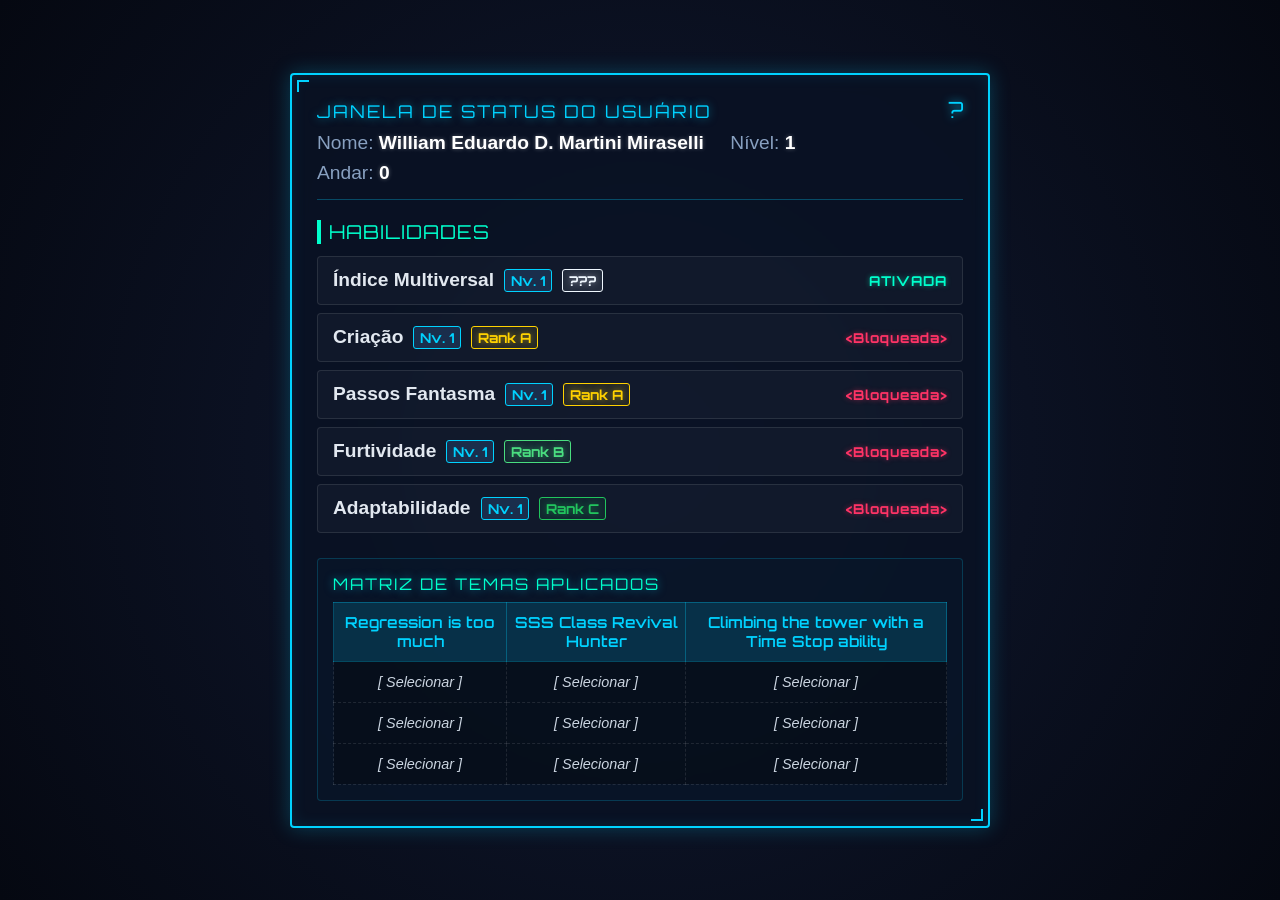
<file: index.html>
<!DOCTYPE html>
<html lang="pt-BR">
<head>
    <meta charset="UTF-8">
    <meta name="viewport" content="width=device-width, initial-scale=0.72">
    <link rel="stylesheet" href="system.css">
    <link rel="stylesheet" href="style.css">
    <title>Janela de Status do Sistema</title>
</head>
<body>
    <div class="system-window">
        <div class="help-button" onclick="openModal('sobre_indice')" title="Sobre o Índice Multiversal">?</div>

        <div class="header-panel">
            <div class="title">Janela de Status do Usuário</div>
            <div class="info-grid">
                <div class="info-item"><span>Nome:</span> <strong>William Eduardo D. Martini Miraselli</strong></div>
                <div class="info-item"><span>Nível:</span> <strong>1</strong></div>
                <div class="info-item"><span>Andar:</span> <strong>0</strong></div>
            </div>
        </div>

        <div class="section-title">Habilidades</div>
        <ul class="skills-list">
            <li class="skill-item" onclick="openModal('indice')">
                <div class="skill-main">
                    <span class="skill-name">Índice Multiversal</span>
                    <span class="tag tag-nv">Nv. 1</span>
                    <span class="tag tag-rank">???</span>
                </div>
                <span class="status-tag status-unlocked">ATIVADA</span>
            </li>
            <li class="skill-item" onclick="openModal('criacao')">
                <div class="skill-main">
                    <span class="skill-name">Criação</span>
                    <span class="tag tag-nv">Nv. 1</span>
                    <span class="tag tag-rank">Rank A</span>
                </div>
                <span class="status-tag status-locked">&lt;Bloqueada&gt;</span>
            </li>
            <li class="skill-item" onclick="openModal('passos')">
                <div class="skill-main">
                    <span class="skill-name">Passos Fantasma</span>
                    <span class="tag tag-nv">Nv. 1</span>
                    <span class="tag tag-rank">Rank A</span>
                </div>
                <span class="status-tag status-locked">&lt;Bloqueada&gt;</span>
            </li>
            <li class="skill-item" onclick="openModal('furtividade')">
                <div class="skill-main">
                    <span class="skill-name">Furtividade</span>
                    <span class="tag tag-nv">Nv. 1</span>
                    <span class="tag tag-rank">Rank B</span>
                </div>
                <span class="status-tag status-locked">&lt;Bloqueada&gt;</span>
            </li>
            <li class="skill-item" onclick="openModal('adaptabilidade')">
                <div class="skill-main">
                    <span class="skill-name">Adaptabilidade</span>
                    <span class="tag tag-nv">Nv. 1</span>
                    <span class="tag tag-rank">Rank C</span>
                </div>
                <span class="status-tag status-locked">&lt;Bloqueada&gt;</span>
            </li>
        </ul>

        <div class="matrix-box">
            <div class="title" style="font-size: 1rem; color: #00ffcc; margin-bottom: 4px;">Matriz de Temas Aplicados</div>
            <table class="theme-table">
                <thead>
                    <tr>
                        <th>Regression is too much</th>
                        <th>SSS Class Revival Hunter</th>
                        <th>Climbing the tower with a Time Stop ability</th>
                    </tr>
                </thead>
                <tbody>
                    <tr>
                        <td class="matrix-slot" id="slot-0-0" onclick="triggerSlotSelection(0, 0)">[ Selecionar ]</td>
                        <td class="matrix-slot" id="slot-0-1" onclick="triggerSlotSelection(0, 1)">[ Selecionar ]</td>
                        <td class="matrix-slot" id="slot-0-2" onclick="triggerSlotSelection(0, 2)">[ Selecionar ]</td>
                    </tr>
                    <tr>
                        <td class="matrix-slot" id="slot-1-0" onclick="triggerSlotSelection(1, 0)">[ Selecionar ]</td>
                        <td class="matrix-slot" id="slot-1-1" onclick="triggerSlotSelection(1, 1)">[ Selecionar ]</td>
                        <td class="matrix-slot" id="slot-1-2" onclick="triggerSlotSelection(1, 2)">[ Selecionar ]</td>
                    </tr>
                    <tr>
                        <td class="matrix-slot" id="slot-2-0" onclick="triggerSlotSelection(2, 0)">[ Selecionar ]</td>
                        <td class="matrix-slot" id="slot-2-1" onclick="triggerSlotSelection(2, 1)">[ Selecionar ]</td>
                        <td class="matrix-slot" id="slot-2-2" onclick="triggerSlotSelection(2, 2)">[ Selecionar ]</td>
                    </tr>
                </tbody>
            </table>
        </div>
    </div>

    <div class="modal-overlay" id="systemModal">
        <div class="skill-details-window" id="modalWindow">
            <div class="title" id="modalTitle">Título</div>
            <p class="skill-description" id="modalDescription">Descrição...</p>
            
            <div id="modalExtraContent"></div>

            <button class="close-btn" id="modalCloseBtn" onclick="closeModal()">Fechar Registro</button>
        </div>
    </div>

    <script type="module" src="system.js"></script>
</body>
</html>
</file>
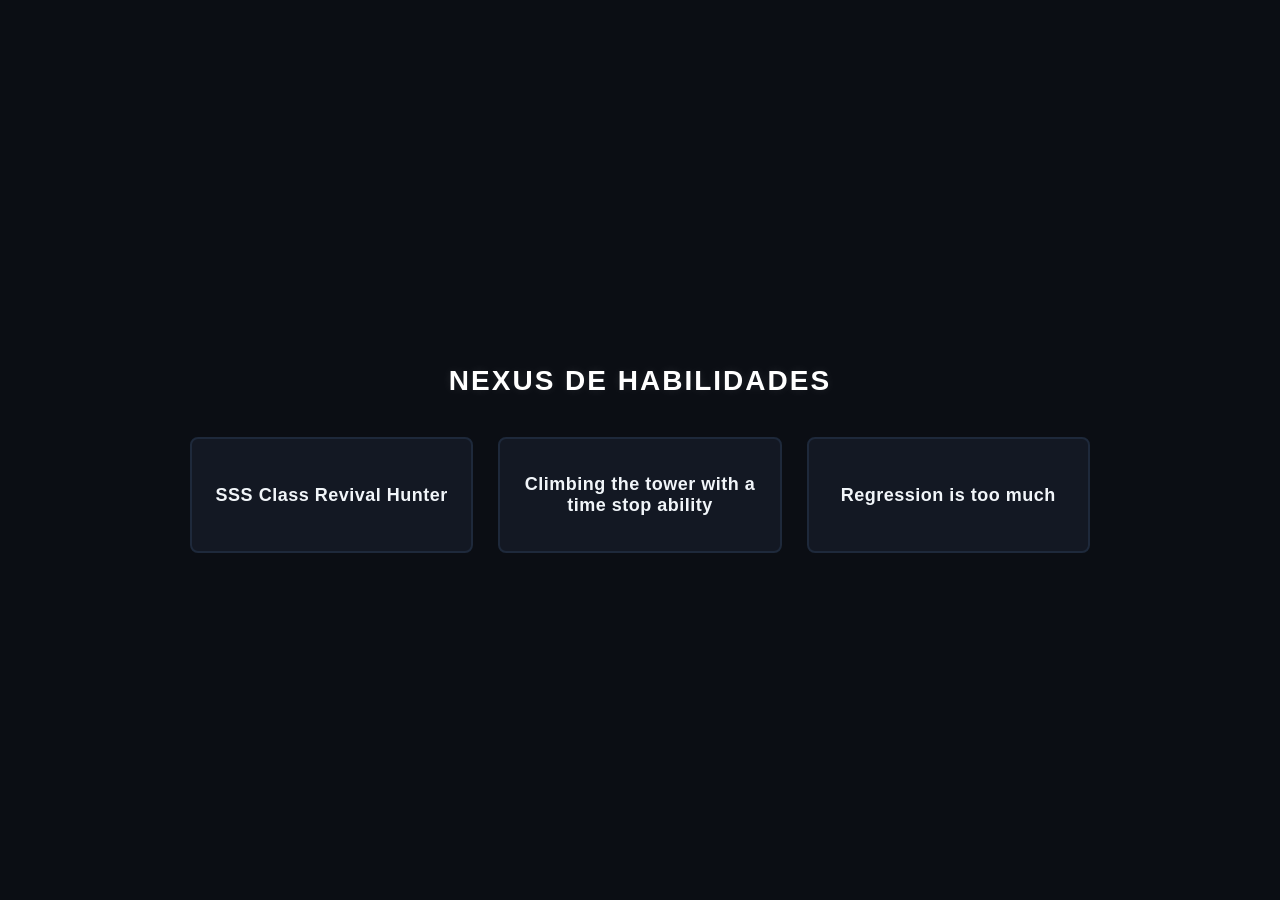
<file: a.html>
<!DOCTYPE html>
<html lang="pt-BR">
<head>
    <meta charset="UTF-8">
    <meta name="viewport" content="width=device-width, initial-scale=1.0">
    <title>Menu de Habilidades - Sistema</title>
    <style>
        body {
            background-color: #0b0e14;
            color: #f8fafc;
            font-family: 'Segoe UI', -apple-system, Roboto, sans-serif;
            margin: 0;
            padding: 0;
            display: flex;
            flex-direction: column;
            align-items: center;
            justify-content: center;
            min-height: 100vh;
            box-sizing: border-box;
        }

        .hub-container {
            width: 90%;
            max-width: 900px;
            text-align: center;
            padding: 40px 20px;
        }

        h1 {
            font-size: 28px;
            font-weight: 850;
            letter-spacing: 2px;
            color: #ffffff;
            margin-bottom: 40px;
            text-shadow: 0 0 10px rgba(255, 255, 255, 0.1);
        }

        .grid-links {
            display: grid;
            grid-template-columns: repeat(auto-fit, minmax(260px, 1fr));
            gap: 25px;
            width: 100%;
        }

        .card-link {
            background: rgba(30, 41, 59, 0.4);
            border: 2px solid #1e293b;
            border-radius: 8px;
            padding: 35px 20px;
            text-decoration: none;
            color: #f1f5f9;
            font-size: 18px;
            font-weight: 700;
            letter-spacing: 0.5px;
            transition: all 0.3s cubic-bezier(0.4, 0, 0.2, 1);
            display: flex;
            flex-direction: column;
            align-items: center;
            justify-content: center;
            text-align: center;
            box-sizing: border-box;
        }

        .card-link:hover {
            border-color: #38bdf8;
            background: rgba(30, 41, 59, 0.8);
            transform: translateY(-5px);
            box-shadow: 0 10px 25px rgba(56, 189, 248, 0.15);
            color: #ffffff;
        }
    </style>
</head>
<body>

    <div class="hub-container">
        <h1>NEXUS DE HABILIDADES</h1>
        
        <div class="grid-links">
            <a href="index.html" class="card-link">
                SSS Class Revival Hunter
            </a>

            <a href="novel.html" class="card-link">
                Climbing the tower with a time stop ability
            </a>

            <a href="regressor.html" class="card-link">
                Regression is too much
            </a>
        </div>
    </div>

</body>
</html>
</file>
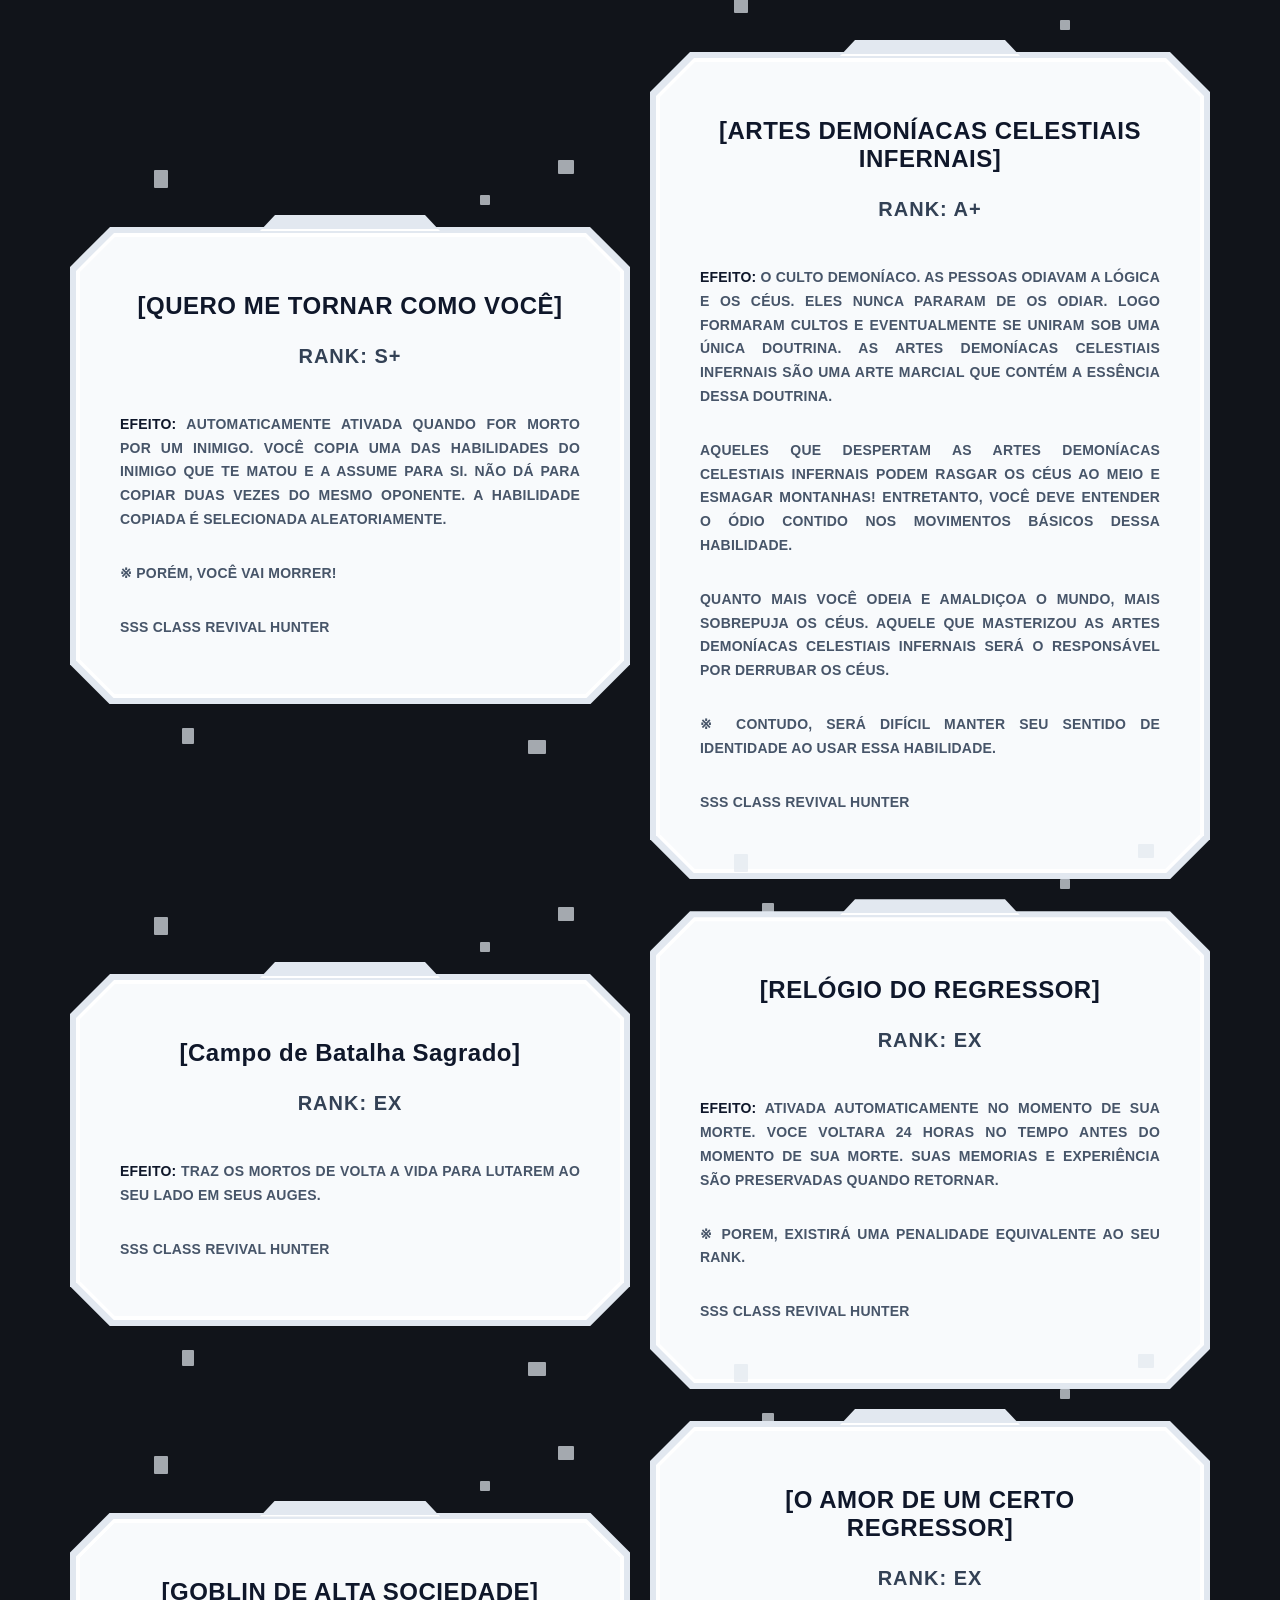
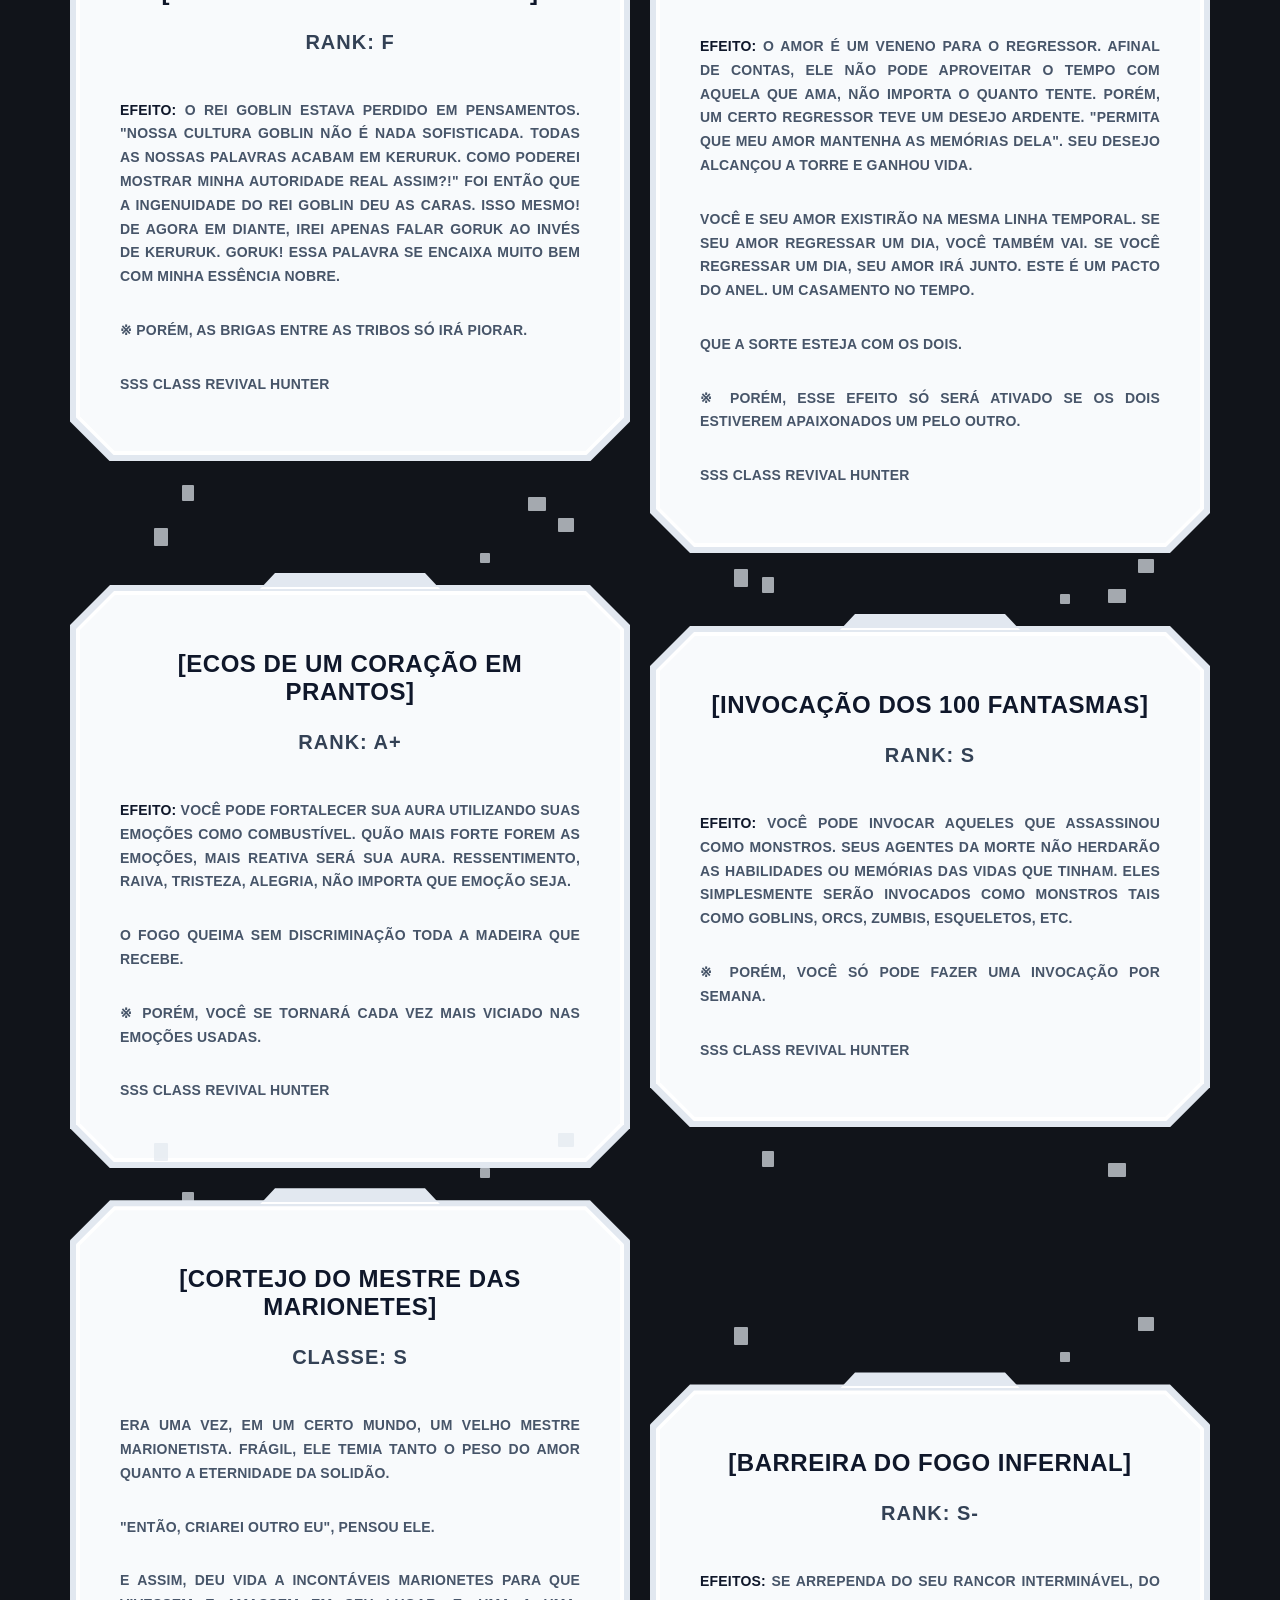
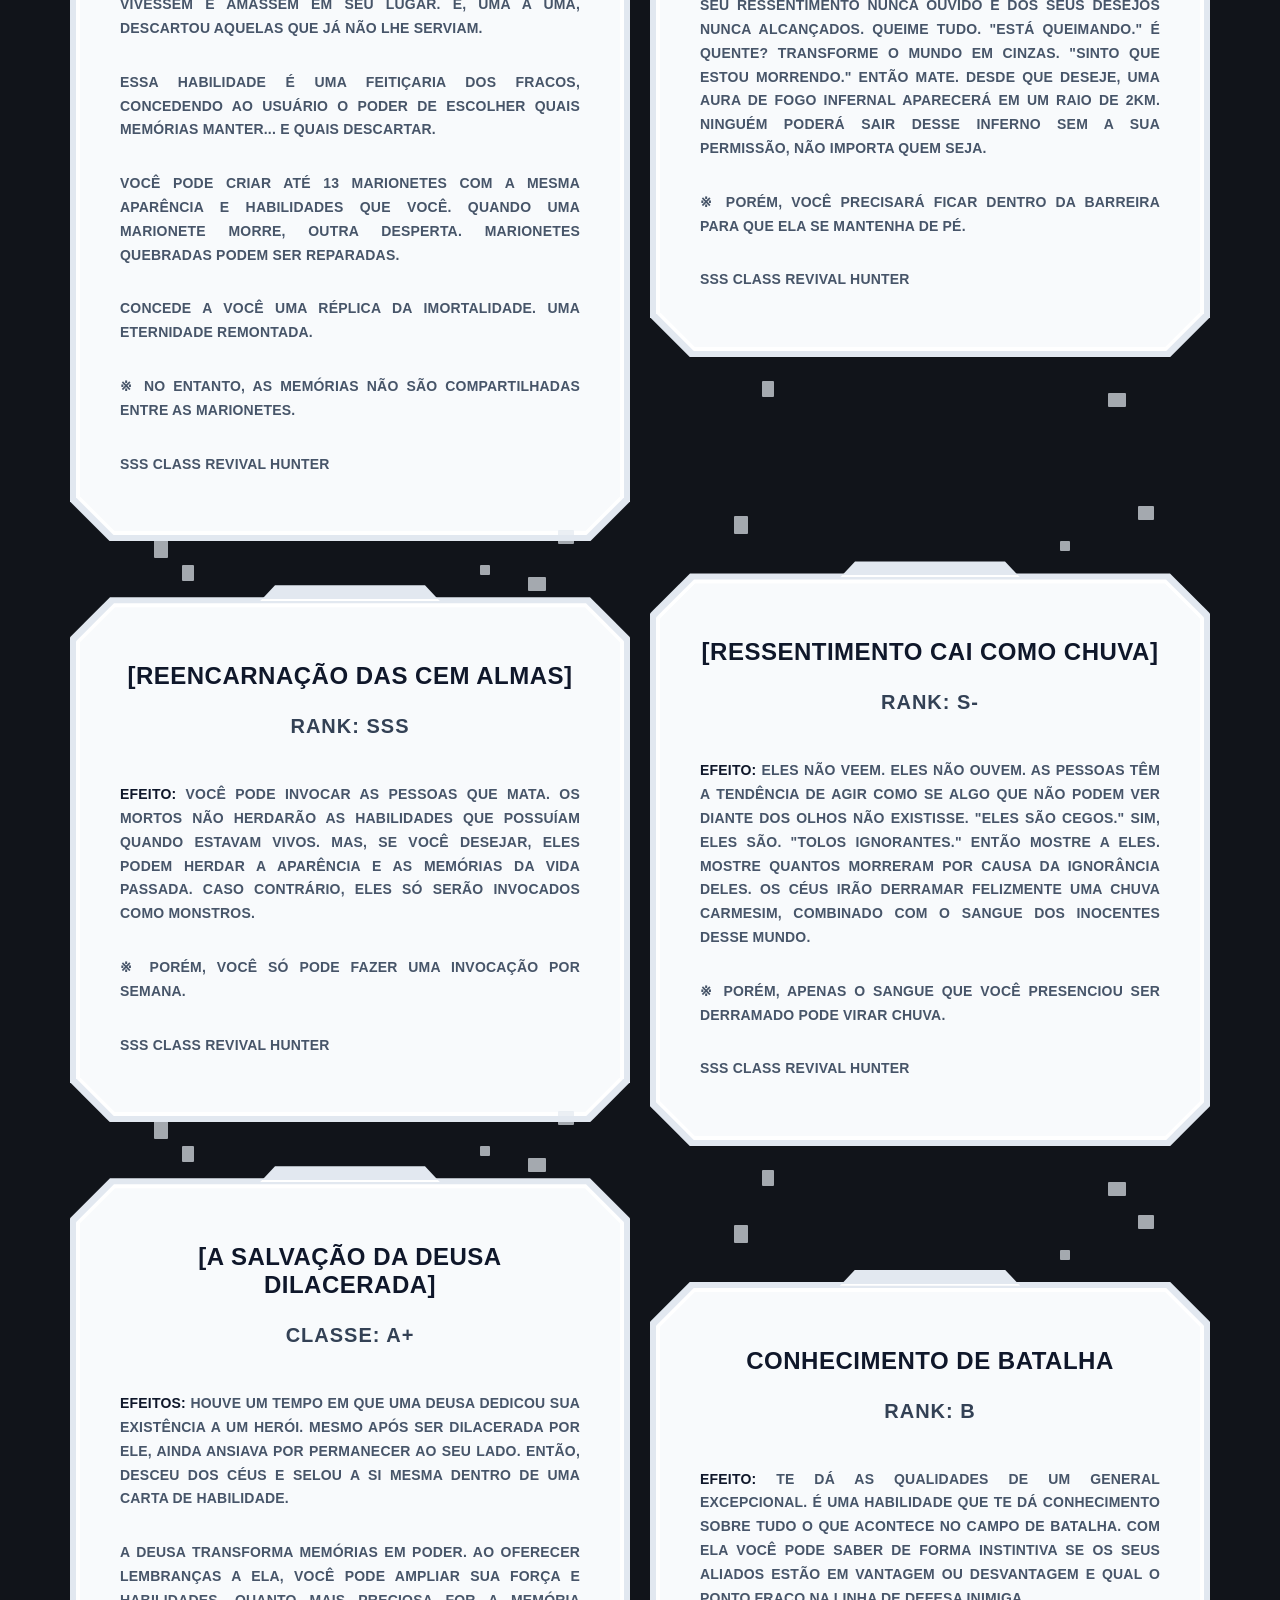
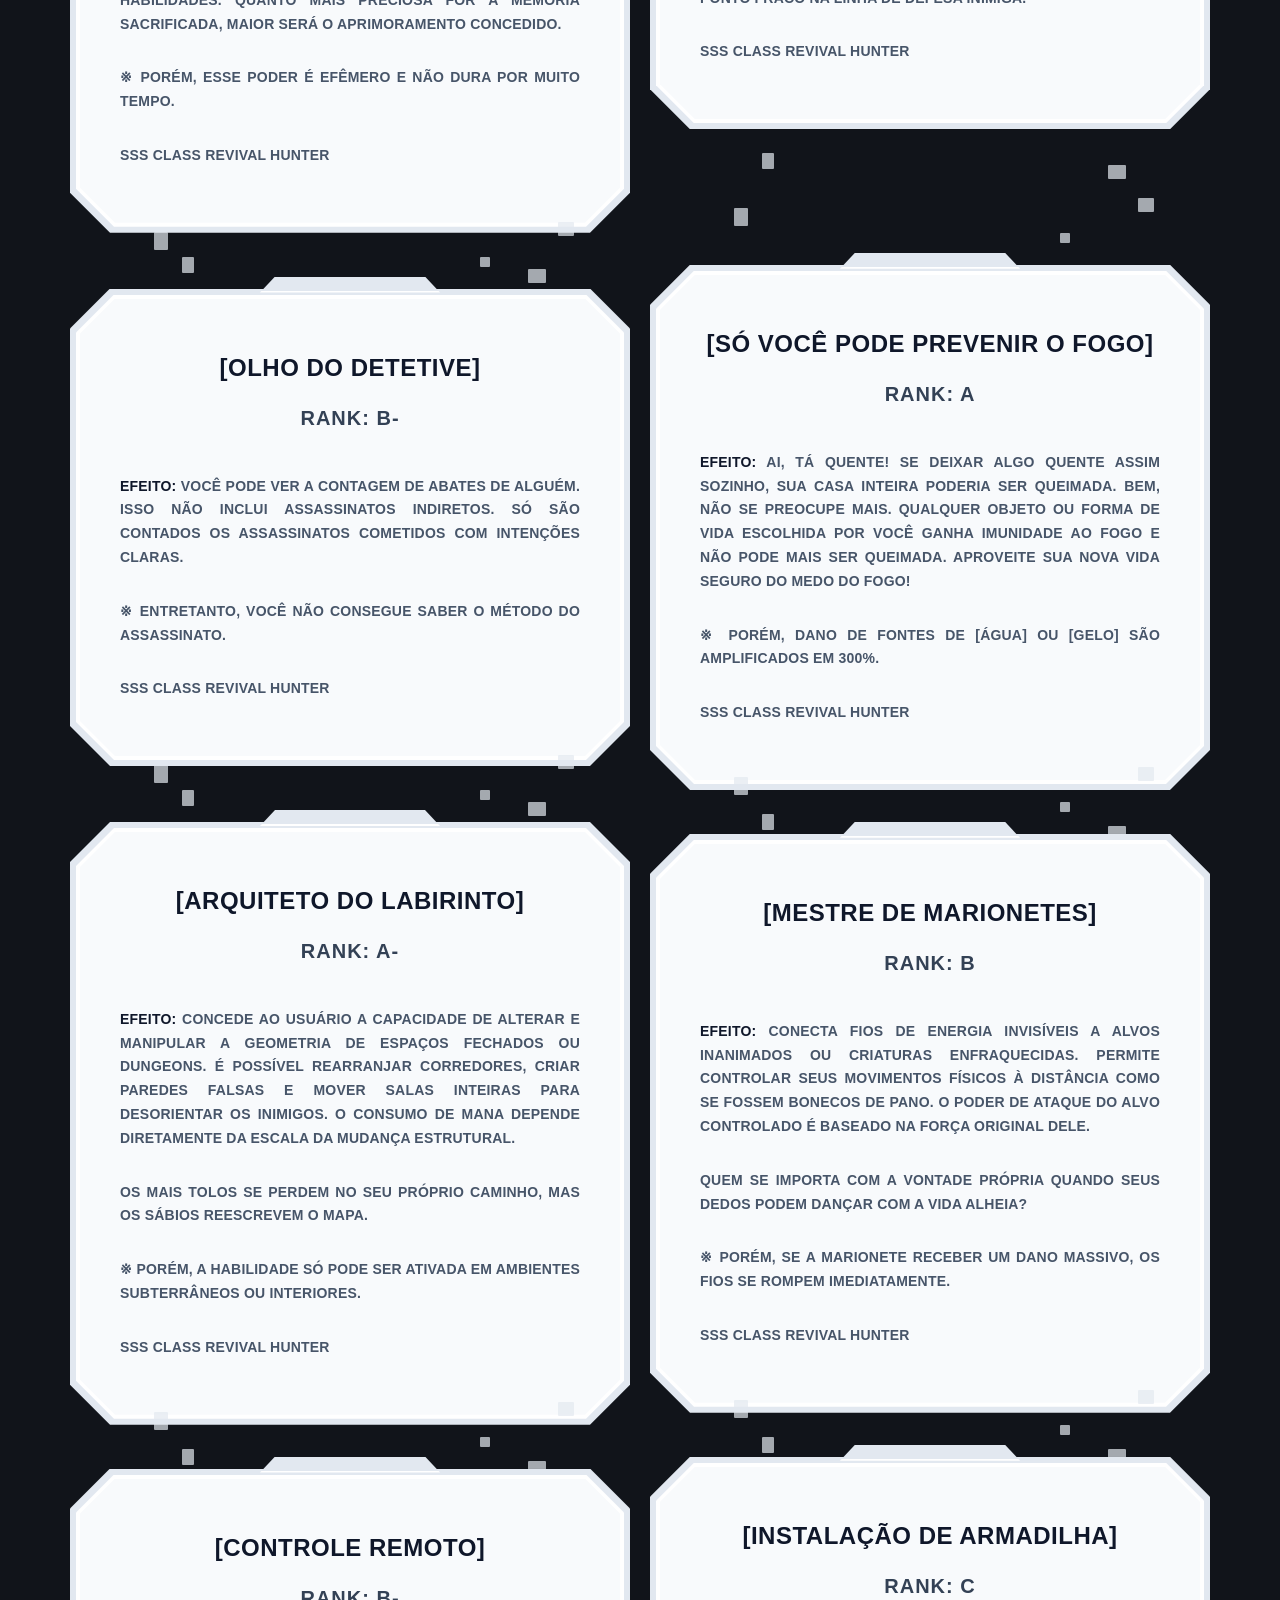
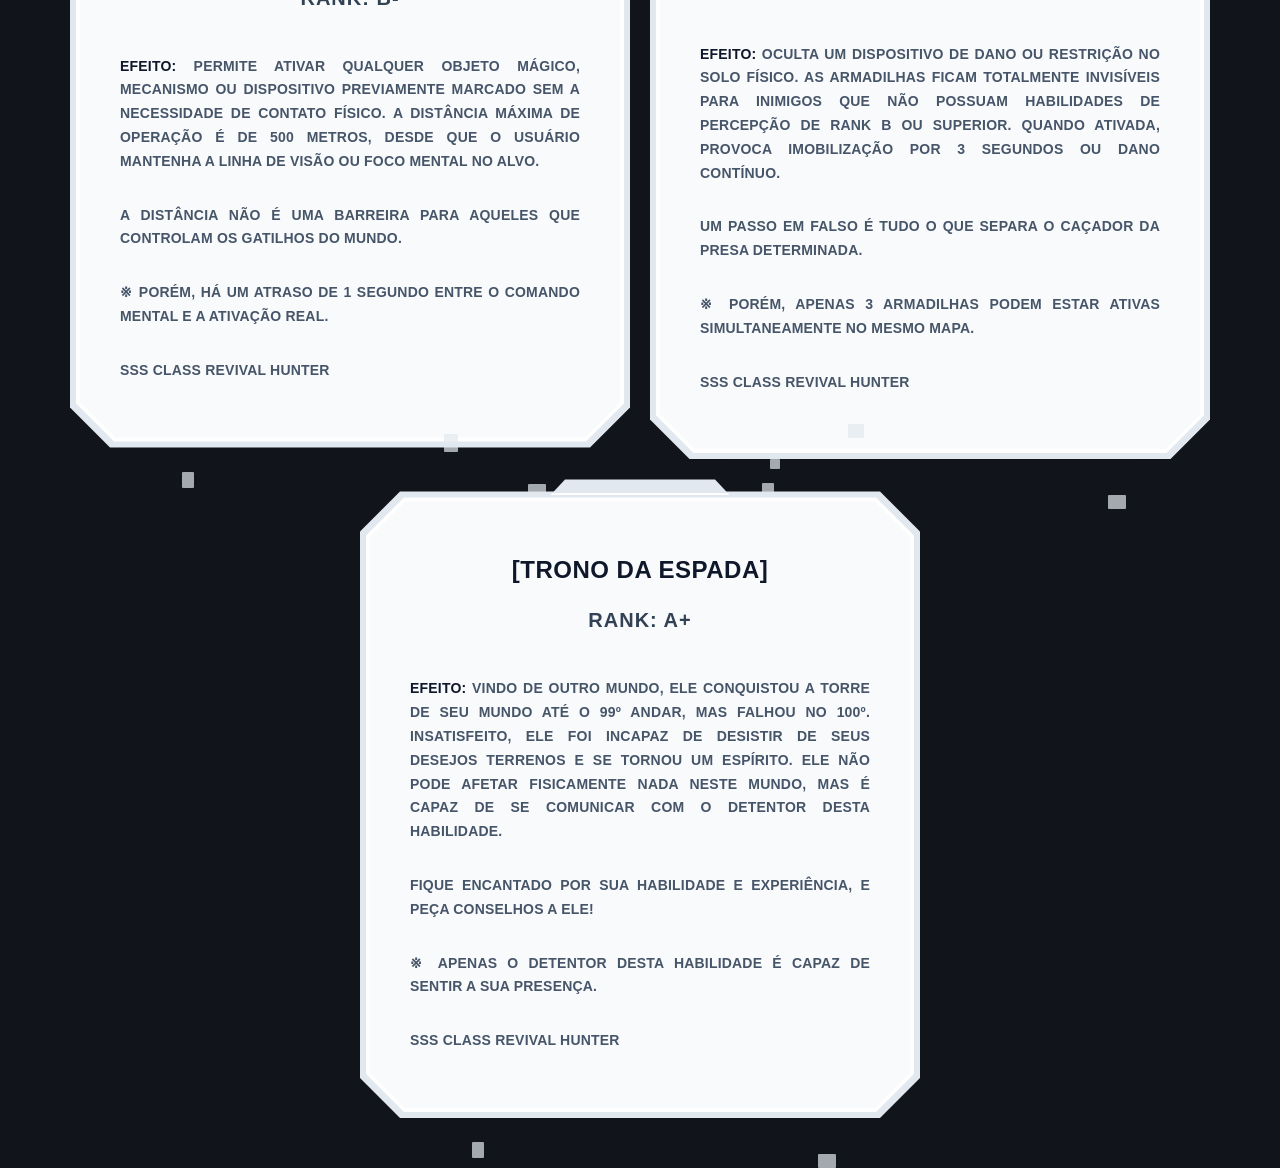
<file: gemini.html>
<!DOCTYPE html>
<html lang="pt-BR">
<head>
    <meta charset="UTF-8">
    <meta name="viewport" content="width=device-width, initial-scale=1.0">
    <link rel="stylesheet" href="style.css">
    <title>Interface de Habilidade - Relógio do Retornador</title>
</head>
<body>
    <div class="ui-container">
        <div class="particle p1"></div>
        <div class="particle p2"></div>
        <div class="particle p3"></div>
        <div class="particle p4"></div>
        <div class="particle p5"></div>

        <div class="top-bracket"></div>

        <div class="card-outer">
            <div class="card-middle">
                <div class="card-inner">
                    <div class="skill-title">[QUERO ME TORNAR COMO VOCÊ]</div>
                    <div class="skill-rank">RANK: S+</div>
                    
                    <div class="skill-description">
                        <div class="text-block">
                            <span class="label-highlight">EFEITO:</span> AUTOMATICAMENTE ATIVADA QUANDO FOR MORTO POR UM INIMIGO. VOCÊ COPIA UMA DAS HABILIDADES DO INIMIGO QUE TE MATOU E A ASSUME PARA SI. NÃO DÁ PARA COPIAR DUAS VEZES DO MESMO OPONENTE. A HABILIDADE COPIADA É SELECIONADA ALEATORIAMENTE.
                        </div>
                        
                        <div class="text-block">
                            ※ PORÉM, VOCÊ VAI MORRER!
                        </div>

                        <div class="text-block">SSS CLASS REVIVAL HUNTER</div>
                    </div>
                </div>
            </div>
        </div>
    </div>

    <div class="ui-container">
        <div class="particle p1"></div>
        <div class="particle p2"></div>
        <div class="particle p3"></div>
        <div class="particle p4"></div>
        <div class="particle p5"></div>

        <div class="top-bracket"></div>

        <div class="card-outer">
            <div class="card-middle">
                <div class="card-inner">
                    <div class="skill-title">[ARTES DEMONÍACAS CELESTIAIS INFERNAIS]</div>
                    <div class="skill-rank">RANK: A+</div>
                    
                    <div class="skill-description">
                        <div class="text-block">
                            <span class="label-highlight">EFEITO:</span> O CULTO DEMONÍACO. AS PESSOAS ODIAVAM A LÓGICA E OS CÉUS. ELES NUNCA PARARAM DE OS ODIAR. LOGO FORMARAM CULTOS E EVENTUALMENTE SE UNIRAM SOB UMA ÚNICA DOUTRINA. AS ARTES DEMONÍACAS CELESTIAIS INFERNAIS SÃO UMA ARTE MARCIAL QUE CONTÉM A ESSÊNCIA DESSA DOUTRINA.
                        </div>

                        <div class="text-block">
                            AQUELES QUE DESPERTAM AS ARTES DEMONÍACAS CELESTIAIS INFERNAIS PODEM RASGAR OS CÉUS AO MEIO E ESMAGAR MONTANHAS! ENTRETANTO, VOCÊ DEVE ENTENDER O ÓDIO CONTIDO NOS MOVIMENTOS BÁSICOS DESSA HABILIDADE.
                        </div>

                        <div class="text-block">
                            QUANTO MAIS VOCÊ ODEIA E AMALDIÇOA O MUNDO, MAIS SOBREPUJA OS CÉUS. AQUELE QUE MASTERIZOU AS ARTES DEMONÍACAS CELESTIAIS INFERNAIS SERÁ O RESPONSÁVEL POR DERRUBAR OS CÉUS.
                        </div>
                        
                        <div class="text-block">
                            ※ CONTUDO, SERÁ DIFÍCIL MANTER SEU SENTIDO DE IDENTIDADE AO USAR ESSA HABILIDADE.
                        </div>

                        <div class="text-block">SSS CLASS REVIVAL HUNTER</div>
                    </div>
                </div>
            </div>
        </div>
    </div>

    <div class="ui-container">
        <div class="particle p1"></div>
        <div class="particle p2"></div>
        <div class="particle p3"></div>
        <div class="particle p4"></div>
        <div class="particle p5"></div>

        <div class="top-bracket"></div>

        <div class="card-outer">
            <div class="card-middle">
                <div class="card-inner">
                    <div class="skill-title">[Campo de Batalha Sagrado]</div>
                    <div class="skill-rank">RANK: EX</div>
                    
                    <div class="skill-description">
                        <div class="text-block">
                            <span class="label-highlight">EFEITO:</span> Traz os mortos de volta a vida para lutarem ao seu lado em seus auges. 
                        </div>

                        <div class="text-block">SSS CLASS REVIVAL HUNTER</div>
                    </div>
                </div>
            </div>
        </div>
    </div>

    <div class="ui-container">
        <div class="particle p1"></div>
        <div class="particle p2"></div>
        <div class="particle p3"></div>
        <div class="particle p4"></div>
        <div class="particle p5"></div>

        <div class="top-bracket"></div>

        <div class="card-outer">
            <div class="card-middle">
                <div class="card-inner">
                    <div class="skill-title">[RELÓGIO DO REGRESSOR]</div>
                    <div class="skill-rank">RANK: EX</div>
                    
                    <div class="skill-description">
                        <div class="text-block">
                            <span class="label-highlight">EFEITO:</span> ATIVADA AUTOMATICAMENTE NO MOMENTO DE SUA MORTE. VOCE VOLTARA 24 HORAS NO TEMPO ANTES DO MOMENTO DE SUA MORTE. SUAS MEMORIAS E EXPERIÊNCIA SÃO PRESERVADAS QUANDO RETORNAR.
                        </div>
                        
                        <div class="text-block">
                            ※ POREM, EXISTIRÁ UMA PENALIDADE EQUIVALENTE AO SEU RANK.
                        </div>
                        
                        <div class="text-block">SSS CLASS REVIVAL HUNTER</div>
                    </div>
                </div>
            </div>
        </div>
    </div>

    <div class="ui-container">
        <div class="particle p1"></div>
        <div class="particle p2"></div>
        <div class="particle p3"></div>
        <div class="particle p4"></div>
        <div class="particle p5"></div>

        <div class="top-bracket"></div>

        <div class="card-outer">
            <div class="card-middle">
                <div class="card-inner">
                    <div class="skill-title">[GOBLIN DE ALTA SOCIEDADE]</div>
                    <div class="skill-rank">RANK: F</div>
                    
                    <div class="skill-description">
                        <div class="text-block">
                            <span class="label-highlight">EFEITO:</span> O REI GOBLIN ESTAVA PERDIDO EM PENSAMENTOS. "NOSSA CULTURA GOBLIN NÃO É NADA SOFISTICADA. TODAS AS NOSSAS PALAVRAS ACABAM EM KERURUK. COMO PODEREI MOSTRAR MINHA AUTORIDADE REAL ASSIM?!" FOI ENTÃO QUE A INGENUIDADE DO REI GOBLIN DEU AS CARAS. ISSO MESMO! DE AGORA EM DIANTE, IREI APENAS FALAR GORUK AO INVÉS DE KERURUK. GORUK! ESSA PALAVRA SE ENCAIXA MUITO BEM COM MINHA ESSÊNCIA NOBRE.
                        </div>
                        
                        <div class="text-block">
                            ※ PORÉM, AS BRIGAS ENTRE AS TRIBOS SÓ IRÁ PIORAR.
                        </div>
                        
                        <div class="text-block">SSS CLASS REVIVAL HUNTER</div>
                    </div>
                </div>
            </div>
        </div>
    </div>

    <div class="ui-container">
        <div class="particle p1"></div>
        <div class="particle p2"></div>
        <div class="particle p3"></div>
        <div class="particle p4"></div>
        <div class="particle p5"></div>

        <div class="top-bracket"></div>

        <div class="card-outer">
            <div class="card-middle">
                <div class="card-inner">
                    <div class="skill-title">[O AMOR DE UM CERTO REGRESSOR]</div>
                    <div class="skill-rank">RANK: EX</div>
                    
                    <div class="skill-description">
                        <div class="text-block">
                            <span class="label-highlight">EFEITO:</span> O AMOR É UM VENENO PARA O REGRESSOR. AFINAL DE CONTAS, ELE NÃO PODE APROVEITAR O TEMPO COM AQUELA QUE AMA, NÃO IMPORTA O QUANTO TENTE. PORÉM, UM CERTO REGRESSOR TEVE UM DESEJO ARDENTE. "PERMITA QUE MEU AMOR MANTENHA AS MEMÓRIAS DELA". SEU DESEJO ALCANÇOU A TORRE E GANHOU VIDA.
                        </div>
                        
                        <div class="text-block">
                            VOCÊ E SEU AMOR EXISTIRÃO NA MESMA LINHA TEMPORAL. SE SEU AMOR REGRESSAR UM DIA, VOCÊ TAMBÉM VAI. SE VOCÊ REGRESSAR UM DIA, SEU AMOR IRÁ JUNTO. ESTE É UM PACTO DO ANEL. UM CASAMENTO NO TEMPO.
                        </div>
                        
                        <div class="text-block">QUE A SORTE ESTEJA COM OS DOIS.</div>
                        
                        <div class="text-block">
                            ※ PORÉM, ESSE EFEITO SÓ SERÁ ATIVADO SE OS DOIS ESTIVEREM APAIXONADOS UM PELO OUTRO.
                        </div>

                        <div class="text-block">SSS CLASS REVIVAL HUNTER</div>
                    </div>
                </div>
            </div>
        </div>
    </div>

    <div class="ui-container">
        <div class="particle p1"></div>
        <div class="particle p2"></div>
        <div class="particle p3"></div>
        <div class="particle p4"></div>
        <div class="particle p5"></div>

        <div class="top-bracket"></div>

        <div class="card-outer">
            <div class="card-middle">
                <div class="card-inner">
                    <div class="skill-title">[ECOS DE UM CORAÇÃO EM PRANTOS]</div>
                    <div class="skill-rank">RANK: A+</div>
                    
                    <div class="skill-description">
                        <div class="text-block">
                            <span class="label-highlight">EFEITO:</span> VOCÊ PODE FORTALECER SUA AURA UTILIZANDO SUAS EMOÇÕES COMO COMBUSTÍVEL. QUÃO MAIS FORTE FOREM AS EMOÇÕES, MAIS REATIVA SERÁ SUA AURA. RESSENTIMENTO, RAIVA, TRISTEZA, ALEGRIA, NÃO IMPORTA QUE EMOÇÃO SEJA.
                        </div>
                        
                        <div class="text-block">
                            O FOGO QUEIMA SEM DISCRIMINAÇÃO TODA A MADEIRA QUE RECEBE.
                        </div>
                        
                        <div class="text-block">
                            ※ PORÉM, VOCÊ SE TORNARÁ CADA VEZ MAIS VICIADO NAS EMOÇÕES USADAS.
                        </div>

                        <div class="text-block">SSS CLASS REVIVAL HUNTER</div>
                    </div>
                </div>
            </div>
        </div>
    </div>

    <div class="ui-container">
        <div class="particle p1"></div>
        <div class="particle p2"></div>
        <div class="particle p3"></div>
        <div class="particle p4"></div>
        <div class="particle p5"></div>

        <div class="top-bracket"></div>

        <div class="card-outer">
            <div class="card-middle">
                <div class="card-inner">
                    <div class="skill-title">[INVOCAÇÃO DOS 100 FANTASMAS]</div>
                    <div class="skill-rank">RANK: S</div>
                    
                    <div class="skill-description">
                        <div class="text-block">
                            <span class="label-highlight">EFEITO:</span> VOCÊ PODE INVOCAR AQUELES QUE ASSASSINOU COMO MONSTROS. SEUS AGENTES DA MORTE NÃO HERDARÃO AS HABILIDADES OU MEMÓRIAS DAS VIDAS QUE TINHAM. ELES SIMPLESMENTE SERÃO INVOCADOS COMO MONSTROS TAIS COMO GOBLINS, ORCS, ZUMBIS, ESQUELETOS, ETC.
                        </div>
                        
                        <div class="text-block">
                            ※ PORÉM, VOCÊ SÓ PODE FAZER UMA INVOCAÇÃO POR SEMANA.
                        </div>

                        <div class="text-block">SSS CLASS REVIVAL HUNTER</div>
                    </div>
                </div>
            </div>
        </div>
    </div>

    <div class="ui-container">
        <div class="particle p1"></div>
        <div class="particle p2"></div>
        <div class="particle p3"></div>
        <div class="particle p4"></div>
        <div class="particle p5"></div>

        <div class="top-bracket"></div>

        <div class="card-outer">
            <div class="card-middle">
                <div class="card-inner">
                    <div class="skill-title">[CORTEJO DO MESTRE DAS MARIONETES]</div>
                    <div class="skill-rank">CLASSE: S</div>
                    
                    <div class="skill-description">
                        <div class="text-block">
                            ERA UMA VEZ, EM UM CERTO MUNDO, UM VELHO MESTRE MARIONETISTA. FRÁGIL, ELE TEMIA TANTO O PESO DO AMOR QUANTO A ETERNIDADE DA SOLIDÃO.
                        </div>

                        <div class="text-block">
                            "ENTÃO, CRIAREI OUTRO EU", PENSOU ELE.
                        </div>

                        <div class="text-block">
                            E ASSIM, DEU VIDA A INCONTÁVEIS MARIONETES PARA QUE VIVESSEM E AMASSEM EM SEU LUGAR. E, UMA A UMA, DESCARTOU AQUELAS QUE JÁ NÃO LHE SERVIAM.
                        </div>

                        <div class="text-block">
                            ESSA HABILIDADE É UMA FEITIÇARIA DOS FRACOS, CONCEDENDO AO USUÁRIO O PODER DE ESCOLHER QUAIS MEMÓRIAS MANTER... E QUAIS DESCARTAR.
                        </div>

                        <div class="text-block">
                            VOCÊ PODE CRIAR ATÉ 13 MARIONETES COM A MESMA APARÊNCIA E HABILIDADES QUE VOCÊ. QUANDO UMA MARIONETE MORRE, OUTRA DESPERTA. MARIONETES QUEBRADAS PODEM SER REPARADAS.
                        </div>

                        <div class="text-block">
                            CONCEDE A VOCÊ UMA RÉPLICA DA IMORTALIDADE. UMA ETERNIDADE REMONTADA.
                        </div>
                        
                        <div class="text-block">
                            ※ NO ENTANTO, AS MEMÓRIAS NÃO SÃO COMPARTILHADAS ENTRE AS MARIONETES.
                        </div>

                        <div class="text-block">SSS CLASS REVIVAL HUNTER</div>
                    </div>
                </div>
            </div>
        </div>
    </div>

    <div class="ui-container">
        <div class="particle p1"></div>
        <div class="particle p2"></div>
        <div class="particle p3"></div>
        <div class="particle p4"></div>
        <div class="particle p5"></div>

        <div class="top-bracket"></div>

        <div class="card-outer">
            <div class="card-middle">
                <div class="card-inner">
                    <div class="skill-title">[BARREIRA DO FOGO INFERNAL]</div>
                    <div class="skill-rank">RANK: S-</div>
                    
                    <div class="skill-description">
                        <div class="text-block">
                            <span class="label-highlight">EFEITOS:</span> SE ARREPENDA DO SEU RANCOR INTERMINÁVEL, DO SEU RESSENTIMENTO NUNCA OUVIDO E DOS SEUS DESEJOS NUNCA ALCANÇADOS. QUEIME TUDO. "ESTÁ QUEIMANDO." É QUENTE? TRANSFORME O MUNDO EM CINZAS. "SINTO QUE ESTOU MORRENDO." ENTÃO MATE. DESDE QUE DESEJE, UMA AURA DE FOGO INFERNAL APARECERÁ EM UM RAIO DE 2KM. NINGUÉM PODERÁ SAIR DESSE INFERNO SEM A SUA PERMISSÃO, NÃO IMPORTA QUEM SEJA.
                        </div>
                        
                        <div class="text-block">
                            ※ PORÉM, VOCÊ PRECISARÁ FICAR DENTRO DA BARREIRA PARA QUE ELA SE MANTENHA DE PÉ.
                        </div>

                        <div class="text-block">SSS CLASS REVIVAL HUNTER</div>
                    </div>
                </div>
            </div>
        </div>
    </div>

    <div class="ui-container">
        <div class="particle p1"></div>
        <div class="particle p2"></div>
        <div class="particle p3"></div>
        <div class="particle p4"></div>
        <div class="particle p5"></div>

        <div class="top-bracket"></div>

        <div class="card-outer">
            <div class="card-middle">
                <div class="card-inner">
                    <div class="skill-title">[REENCARNAÇÃO DAS CEM ALMAS]</div>
                    <div class="skill-rank">RANK: SSS</div>
                    
                    <div class="skill-description">
                        <div class="text-block">
                            <span class="label-highlight">EFEITO:</span> VOCÊ PODE INVOCAR AS PESSOAS QUE MATA. OS MORTOS NÃO HERDARÃO AS HABILIDADES QUE POSSUÍAM QUANDO ESTAVAM VIVOS. MAS, SE VOCÊ DESEJAR, ELES PODEM HERDAR A APARÊNCIA E AS MEMÓRIAS DA VIDA PASSADA. CASO CONTRÁRIO, ELES SÓ SERÃO INVOCADOS COMO MONSTROS.
                        </div>
                        
                        <div class="text-block">
                            ※ PORÉM, VOCÊ SÓ PODE FAZER UMA INVOCAÇÃO POR SEMANA.
                        </div>

                        <div class="text-block">SSS CLASS REVIVAL HUNTER</div>
                    </div>
                </div>
            </div>
        </div>
    </div>

    <div class="ui-container">
        <div class="particle p1"></div>
        <div class="particle p2"></div>
        <div class="particle p3"></div>
        <div class="particle p4"></div>
        <div class="particle p5"></div>

        <div class="top-bracket"></div>

        <div class="card-outer">
            <div class="card-middle">
                <div class="card-inner">
                    <div class="skill-title">[RESSENTIMENTO CAI COMO CHUVA]</div>
                    <div class="skill-rank">RANK: S-</div>
                    
                    <div class="skill-description">
                        <div class="text-block">
                            <span class="label-highlight">EFEITO:</span> ELES NÃO VEEM. ELES NÃO OUVEM. AS PESSOAS TÊM A TENDÊNCIA DE AGIR COMO SE ALGO QUE NÃO PODEM VER DIANTE DOS OLHOS NÃO EXISTISSE. "ELES SÃO CEGOS." SIM, ELES SÃO. "TOLOS IGNORANTES." ENTÃO MOSTRE A ELES. MOSTRE QUANTOS MORRERAM POR CAUSA DA IGNORÂNCIA DELES. OS CÉUS IRÃO DERRAMAR FELIZMENTE UMA CHUVA CARMESIM, COMBINADO COM O SANGUE DOS INOCENTES DESSE MUNDO.
                        </div>
                        
                        <div class="text-block">
                            ※ PORÉM, APENAS O SANGUE QUE VOCÊ PRESENCIOU SER DERRAMADO PODE VIRAR CHUVA.
                        </div>

                        <div class="text-block">SSS CLASS REVIVAL HUNTER</div>
                    </div>
                </div>
            </div>
        </div>
    </div>

    <div class="ui-container">
        <div class="particle p1"></div>
        <div class="particle p2"></div>
        <div class="particle p3"></div>
        <div class="particle p4"></div>
        <div class="particle p5"></div>

        <div class="top-bracket"></div>

        <div class="card-outer">
            <div class="card-middle">
                <div class="card-inner">
                    <div class="skill-title">[A SALVAÇÃO DA DEUSA DILACERADA]</div>
                    <div class="skill-rank">CLASSE: A+</div>
                    
                    <div class="skill-description">
                        <div class="text-block">
                            <span class="label-highlight">EFEITOS:</span> HOUVE UM TEMPO EM QUE UMA DEUSA DEDICOU SUA EXISTÊNCIA A UM HERÓI. MESMO APÓS SER DILACERADA POR ELE, AINDA ANSIAVA POR PERMANECER AO SEU LADO. ENTÃO, DESCEU DOS CÉUS E SELOU A SI MESMA DENTRO DE UMA CARTA DE HABILIDADE.
                        </div>
                        
                        <div class="text-block">
                            A DEUSA TRANSFORMA MEMÓRIAS EM PODER. AO OFERECER LEMBRANÇAS A ELA, VOCÊ PODE AMPLIAR SUA FORÇA E HABILIDADES. QUANTO MAIS PRECIOSA FOR A MEMÓRIA SACRIFICADA, MAIOR SERÁ O APRIMORAMENTO CONCEDIDO.
                        </div>
                        
                        <div class="text-block">
                            ※ PORÉM, ESSE PODER É EFÊMERO E NÃO DURA POR MUITO TEMPO.
                        </div>

                        <div class="text-block">SSS CLASS REVIVAL HUNTER</div>
                    </div>
                </div>
            </div>
        </div>
    </div>

    <div class="ui-container">
        <div class="particle p1"></div>
        <div class="particle p2"></div>
        <div class="particle p3"></div>
        <div class="particle p4"></div>
        <div class="particle p5"></div>

        <div class="top-bracket"></div>

        <div class="card-outer">
            <div class="card-middle">
                <div class="card-inner">
                    <div class="skill-title">CONHECIMENTO DE BATALHA</div>
                    <div class="skill-rank">RANK: B</div>
                    
                    <div class="skill-description">
                        <div class="text-block">
                            <span class="label-highlight">EFEITO:</span> TE DÁ AS QUALIDADES DE UM GENERAL EXCEPCIONAL. É UMA HABILIDADE QUE TE DÁ CONHECIMENTO SOBRE TUDO O QUE ACONTECE NO CAMPO DE BATALHA. COM ELA VOCÊ PODE SABER DE FORMA INSTINTIVA SE OS SEUS ALIADOS ESTÃO EM VANTAGEM OU DESVANTAGEM E QUAL O PONTO FRACO NA LINHA DE DEFESA INIMIGA.
                        </div>
                        
                        <div class="text-block">SSS CLASS REVIVAL HUNTER</div>
                    </div>
                </div>
            </div>
        </div>
    </div>

    <div class="ui-container">
        <div class="particle p1"></div>
        <div class="particle p2"></div>
        <div class="particle p3"></div>
        <div class="particle p4"></div>
        <div class="particle p5"></div>

        <div class="top-bracket"></div>

        <div class="card-outer">
            <div class="card-middle">
                <div class="card-inner">
                    <div class="skill-title">[OLHO DO DETETIVE]</div>
                    <div class="skill-rank">RANK: B-</div>
                    
                    <div class="skill-description">
                        <div class="text-block">
                            <span class="label-highlight">EFEITO:</span> VOCÊ PODE VER A CONTAGEM DE ABATES DE ALGUÉM. ISSO NÃO INCLUI ASSASSINATOS INDIRETOS. SÓ SÃO CONTADOS OS ASSASSINATOS COMETIDOS COM INTENÇÕES CLARAS.
                        </div>
                        
                        <div class="text-block">
                            ※ ENTRETANTO, VOCÊ NÃO CONSEGUE SABER O MÉTODO DO ASSASSINATO.
                        </div>

                        <div class="text-block">SSS CLASS REVIVAL HUNTER</div>
                    </div>
                </div>
            </div>
        </div>
    </div>

    <div class="ui-container">
        <div class="particle p1"></div>
        <div class="particle p2"></div>
        <div class="particle p3"></div>
        <div class="particle p4"></div>
        <div class="particle p5"></div>

        <div class="top-bracket"></div>

        <div class="card-outer">
            <div class="card-middle">
                <div class="card-inner">
                    <div class="skill-title">[SÓ VOCÊ PODE PREVENIR O FOGO]</div>
                    <div class="skill-rank">RANK: A</div>
                    
                    <div class="skill-description">
                        <div class="text-block">
                            <span class="label-highlight">EFEITO:</span> AI, TÁ QUENTE! SE DEIXAR ALGO QUENTE ASSIM SOZINHO, SUA CASA INTEIRA PODERIA SER QUEIMADA. BEM, NÃO SE PREOCUPE MAIS. QUALQUER OBJETO OU FORMA DE VIDA ESCOLHIDA POR VOCÊ GANHA IMUNIDADE AO FOGO E NÃO PODE MAIS SER QUEIMADA. APROVEITE SUA NOVA VIDA SEGURO DO MEDO DO FOGO!
                        </div>
                        
                        <div class="text-block">
                            ※ PORÉM, DANO DE FONTES DE [ÁGUA] OU [GELO] SÃO AMPLIFICADOS EM 300%.
                        </div>

                        <div class="text-block">SSS CLASS REVIVAL HUNTER</div>
                    </div>
                </div>
            </div>
        </div>
    </div>

    <!-- Habilidade de Revival Hunter com IA -->
    <div class="ui-container">
        <div class="particle p1"></div>
        <div class="particle p2"></div>
        <div class="particle p3"></div>
        <div class="particle p4"></div>
        <div class="particle p5"></div>

        <div class="top-bracket"></div>

        <div class="card-outer">
            <div class="card-middle">
                <div class="card-inner">
                    <div class="skill-title">[ARQUITETO DO LABIRINTO]</div>
                    <div class="skill-rank">RANK: A-</div>
                    
                    <div class="skill-description">
                        <div class="text-block">
                            <span class="label-highlight">EFEITO:</span> CONCEDE AO USUÁRIO A CAPACIDADE DE ALTERAR E MANIPULAR A GEOMETRIA DE ESPAÇOS FECHADOS OU DUNGEONS. É POSSÍVEL REARRANJAR CORREDORES, CRIAR PAREDES FALSAS E MOVER SALAS INTEIRAS PARA DESORIENTAR OS INIMIGOS. O CONSUMO DE MANA DEPENDE DIRETAMENTE DA ESCALA DA MUDANÇA ESTRUTURAL.
                        </div>
                        
                        <div class="text-block">
                            OS MAIS TOLOS SE PERDEM NO SEU PRÓPRIO CAMINHO, MAS OS SÁBIOS REESCREVEM O MAPA.
                        </div>
                        
                        <div class="text-block">
                            ※ PORÉM, A HABILIDADE SÓ PODE SER ATIVADA EM AMBIENTES SUBTERRÂNEOS OU INTERIORES.
                        </div>

                        <div class="text-block">SSS CLASS REVIVAL HUNTER</div>
                    </div>
                </div>
            </div>
        </div>
    </div>

    <div class="ui-container">
        <div class="particle p1"></div>
        <div class="particle p2"></div>
        <div class="particle p3"></div>
        <div class="particle p4"></div>
        <div class="particle p5"></div>

        <div class="top-bracket"></div>

        <div class="card-outer">
            <div class="card-middle">
                <div class="card-inner">
                    <div class="skill-title">[MESTRE DE MARIONETES]</div>
                    <div class="skill-rank">RANK: B</div>
                    
                    <div class="skill-description">
                        <div class="text-block">
                            <span class="label-highlight">EFEITO:</span> CONECTA FIOS DE ENERGIA INVISÍVEIS A ALVOS INANIMADOS OU CRIATURAS ENFRAQUECIDAS. PERMITE CONTROLAR SEUS MOVIMENTOS FÍSICOS À DISTÂNCIA COMO SE FOSSEM BONECOS DE PANO. O PODER DE ATAQUE DO ALVO CONTROLADO É BASEADO NA FORÇA ORIGINAL DELE.
                        </div>
                        
                        <div class="text-block">
                            QUEM SE IMPORTA COM A VONTADE PRÓPRIA QUANDO SEUS DEDOS PODEM DANÇAR COM A VIDA ALHEIA?
                        </div>
                        
                        <div class="text-block">
                            ※ PORÉM, SE A MARIONETE RECEBER UM DANO MASSIVO, OS FIOS SE ROMPEM IMEDIATAMENTE.
                        </div>

                        <div class="text-block">SSS CLASS REVIVAL HUNTER</div>
                    </div>
                </div>
            </div>
        </div>
    </div>

    <div class="ui-container">
        <div class="particle p1"></div>
        <div class="particle p2"></div>
        <div class="particle p3"></div>
        <div class="particle p4"></div>
        <div class="particle p5"></div>

        <div class="top-bracket"></div>

        <div class="card-outer">
            <div class="card-middle">
                <div class="card-inner">
                    <div class="skill-title">[CONTROLE REMOTO]</div>
                    <div class="skill-rank">RANK: B-</div>
                    
                    <div class="skill-description">
                        <div class="text-block">
                            <span class="label-highlight">EFEITO:</span> PERMITE ATIVAR QUALQUER OBJETO MÁGICO, MECANISMO OU DISPOSITIVO PREVIAMENTE MARCADO SEM A NECESSIDADE DE CONTATO FÍSICO. A DISTÂNCIA MÁXIMA DE OPERAÇÃO É DE 500 METROS, DESDE QUE O USUÁRIO MANTENHA A LINHA DE VISÃO OU FOCO MENTAL NO ALVO.
                        </div>
                        
                        <div class="text-block">
                            A DISTÂNCIA NÃO É UMA BARREIRA PARA AQUELES QUE CONTROLAM OS GATILHOS DO MUNDO.
                        </div>
                        
                        <div class="text-block">
                            ※ PORÉM, HÁ UM ATRASO DE 1 SEGUNDO ENTRE O COMANDO MENTAL E A ATIVAÇÃO REAL.
                        </div>

                        <div class="text-block">SSS CLASS REVIVAL HUNTER</div>
                    </div>
                </div>
            </div>
        </div>
    </div>

    <div class="ui-container">
        <div class="particle p1"></div>
        <div class="particle p2"></div>
        <div class="particle p3"></div>
        <div class="particle p4"></div>
        <div class="particle p5"></div>

        <div class="top-bracket"></div>

        <div class="card-outer">
            <div class="card-middle">
                <div class="card-inner">
                    <div class="skill-title">[INSTALAÇÃO DE ARMADILHA]</div>
                    <div class="skill-rank">RANK: C</div>
                    
                    <div class="skill-description">
                        <div class="text-block">
                            <span class="label-highlight">EFEITO:</span> OCULTA UM DISPOSITIVO DE DANO OU RESTRIÇÃO NO SOLO FÍSICO. AS ARMADILHAS FICAM TOTALMENTE INVISÍVEIS PARA INIMIGOS QUE NÃO POSSUAM HABILIDADES DE PERCEPÇÃO DE RANK B OU SUPERIOR. QUANDO ATIVADA, PROVOCA IMOBILIZAÇÃO POR 3 SEGUNDOS OU DANO CONTÍNUO.
                        </div>
                        
                        <div class="text-block">
                            UM PASSO EM FALSO É TUDO O QUE SEPARA O CAÇADOR DA PRESA DETERMINADA.
                        </div>
                        
                        <div class="text-block">
                            ※ PORÉM, APENAS 3 ARMADILHAS PODEM ESTAR ATIVAS SIMULTANEAMENTE NO MESMO MAPA.
                        </div>

                        <div class="text-block">SSS CLASS REVIVAL HUNTER</div>
                    </div>
                </div>
            </div>
        </div>
    </div>

    <div class="ui-container">
        <div class="particle p1"></div>
        <div class="particle p2"></div>
        <div class="particle p3"></div>
        <div class="particle p4"></div>
        <div class="particle p5"></div>

        <div class="top-bracket"></div>

        <div class="card-outer">
            <div class="card-middle">
                <div class="card-inner">
                    <div class="skill-title">[TRONO DA ESPADA]</div>
                    <div class="skill-rank">RANK: A+</div>
                    
                    <div class="skill-description">
                        <div class="text-block">
                            <span class="label-highlight">EFEITO:</span> VINDO DE OUTRO MUNDO, ELE CONQUISTOU A TORRE DE SEU MUNDO ATÉ O 99º ANDAR, MAS FALHOU NO 100º. INSATISFEITO, ELE FOI INCAPAZ DE DESISTIR DE SEUS DESEJOS TERRENOS E SE TORNOU UM ESPÍRITO. ELE NÃO PODE AFETAR FISICAMENTE NADA NESTE MUNDO, MAS É CAPAZ DE SE COMUNICAR COM O DETENTOR DESTA HABILIDADE.
                        </div>
                        
                        <div class="text-block">
                            FIQUE ENCANTADO POR SUA HABILIDADE E EXPERIÊNCIA, E PEÇA CONSELHOS A ELE!
                        </div>
                        
                        <div class="text-block">
                            ※ APENAS O DETENTOR DESTA HABILIDADE É CAPAZ DE SENTIR A SUA PRESENÇA.
                        </div>
                        <div class="text-block">SSS CLASS REVIVAL HUNTER</div>
                    </div>
                </div>
            </div>
        </div>
    </div>
</body>
</html>
</file>
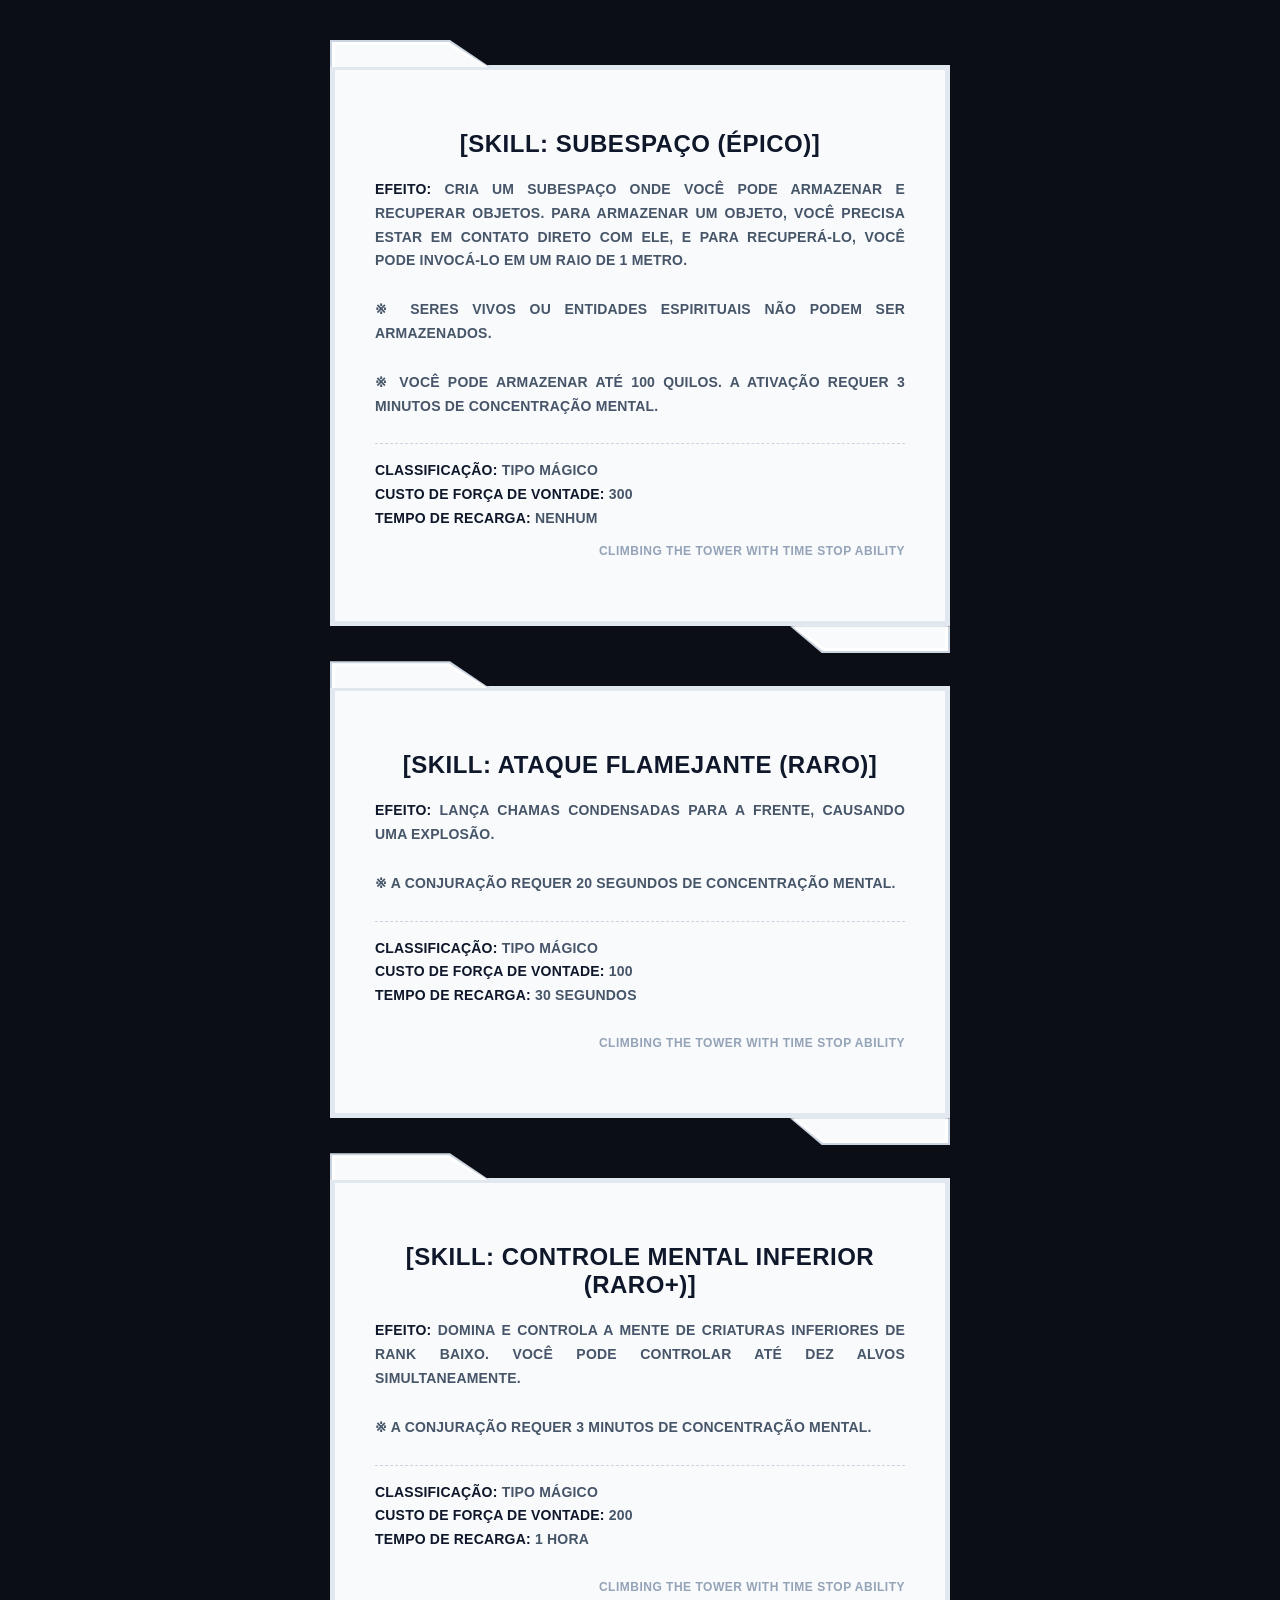
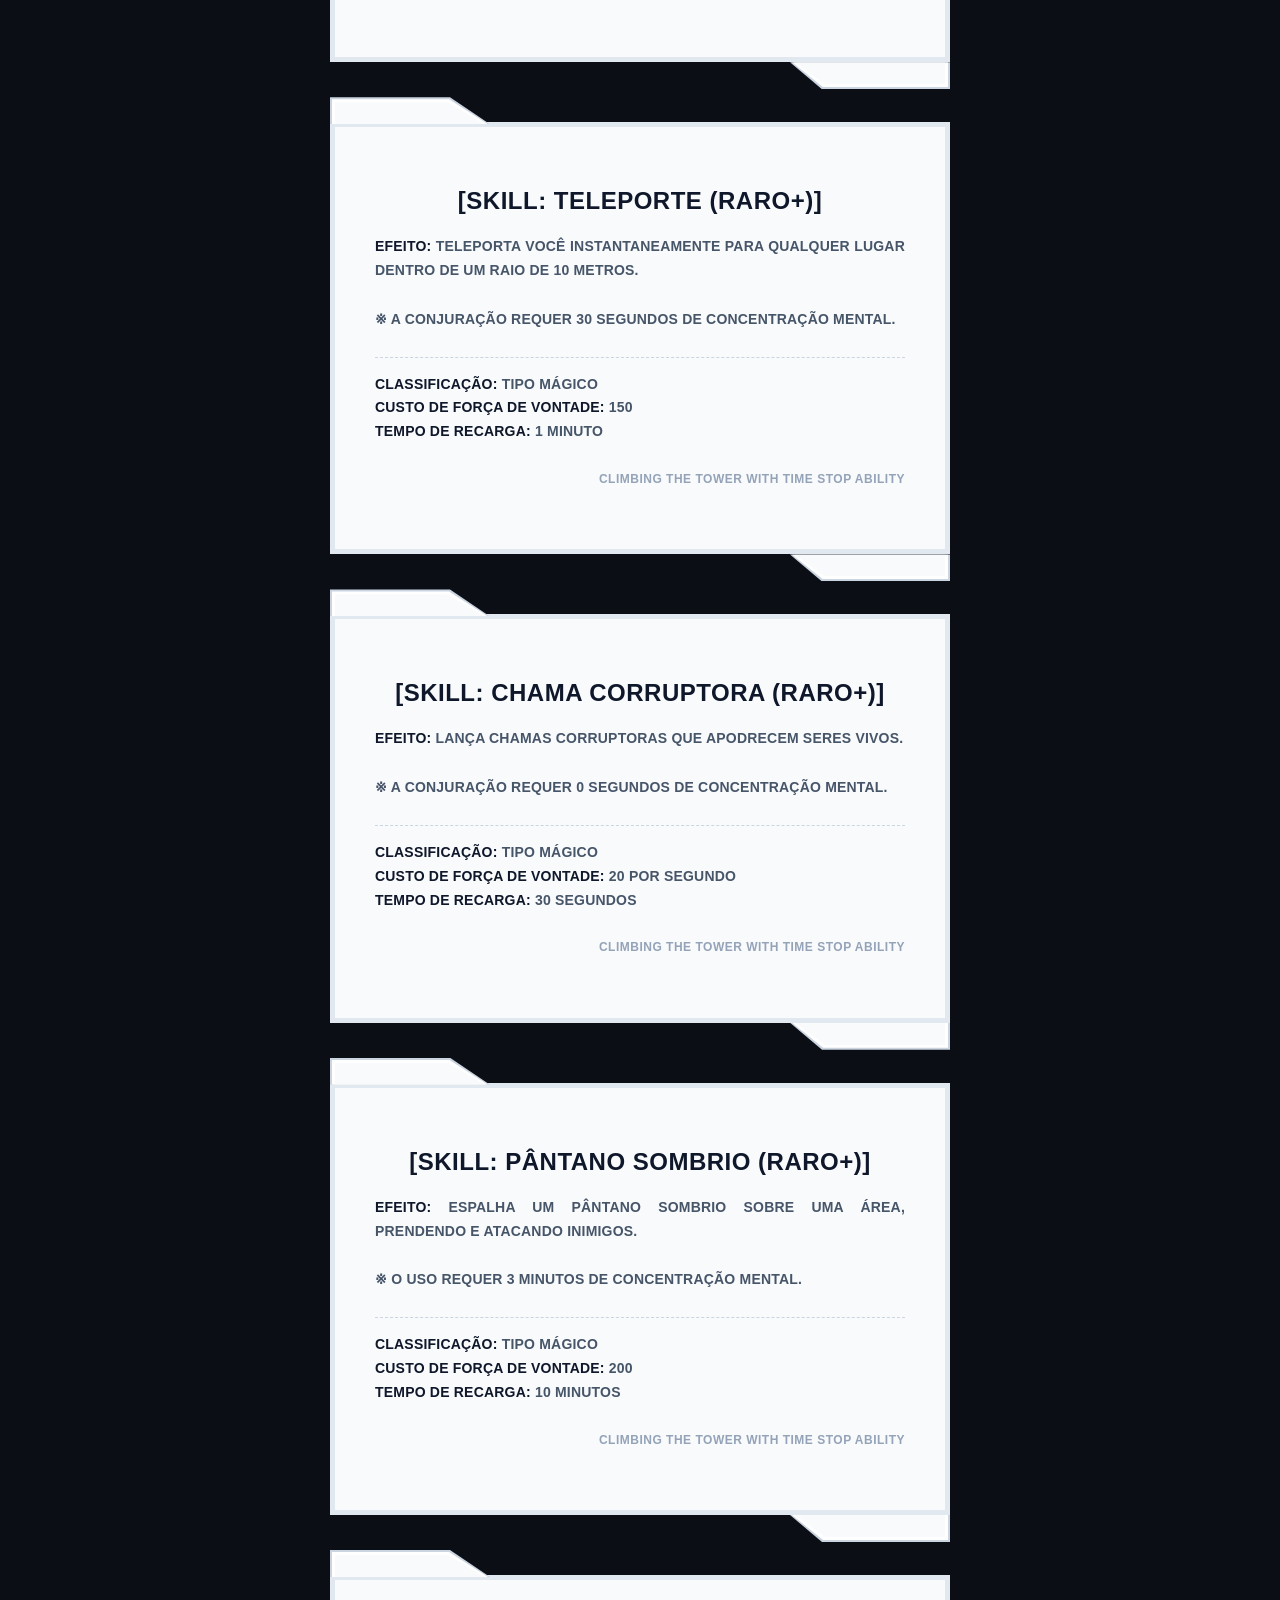
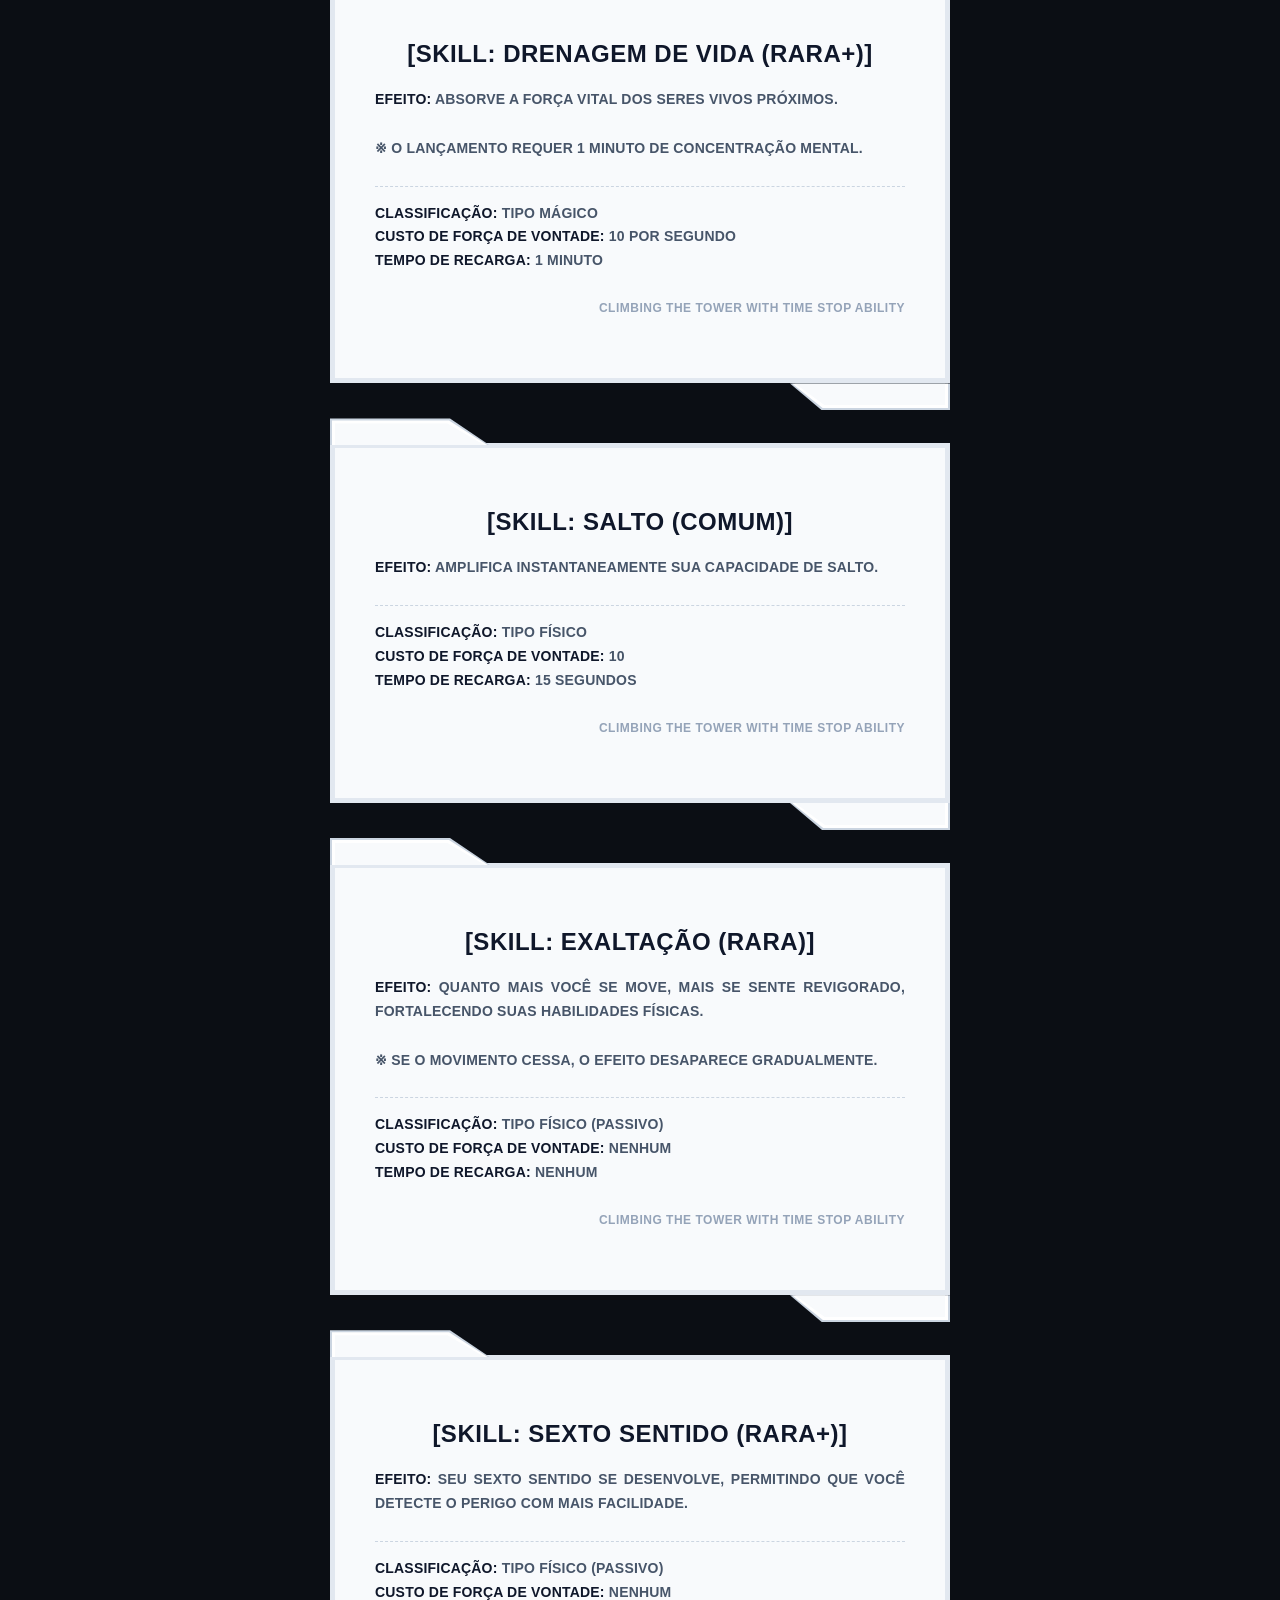
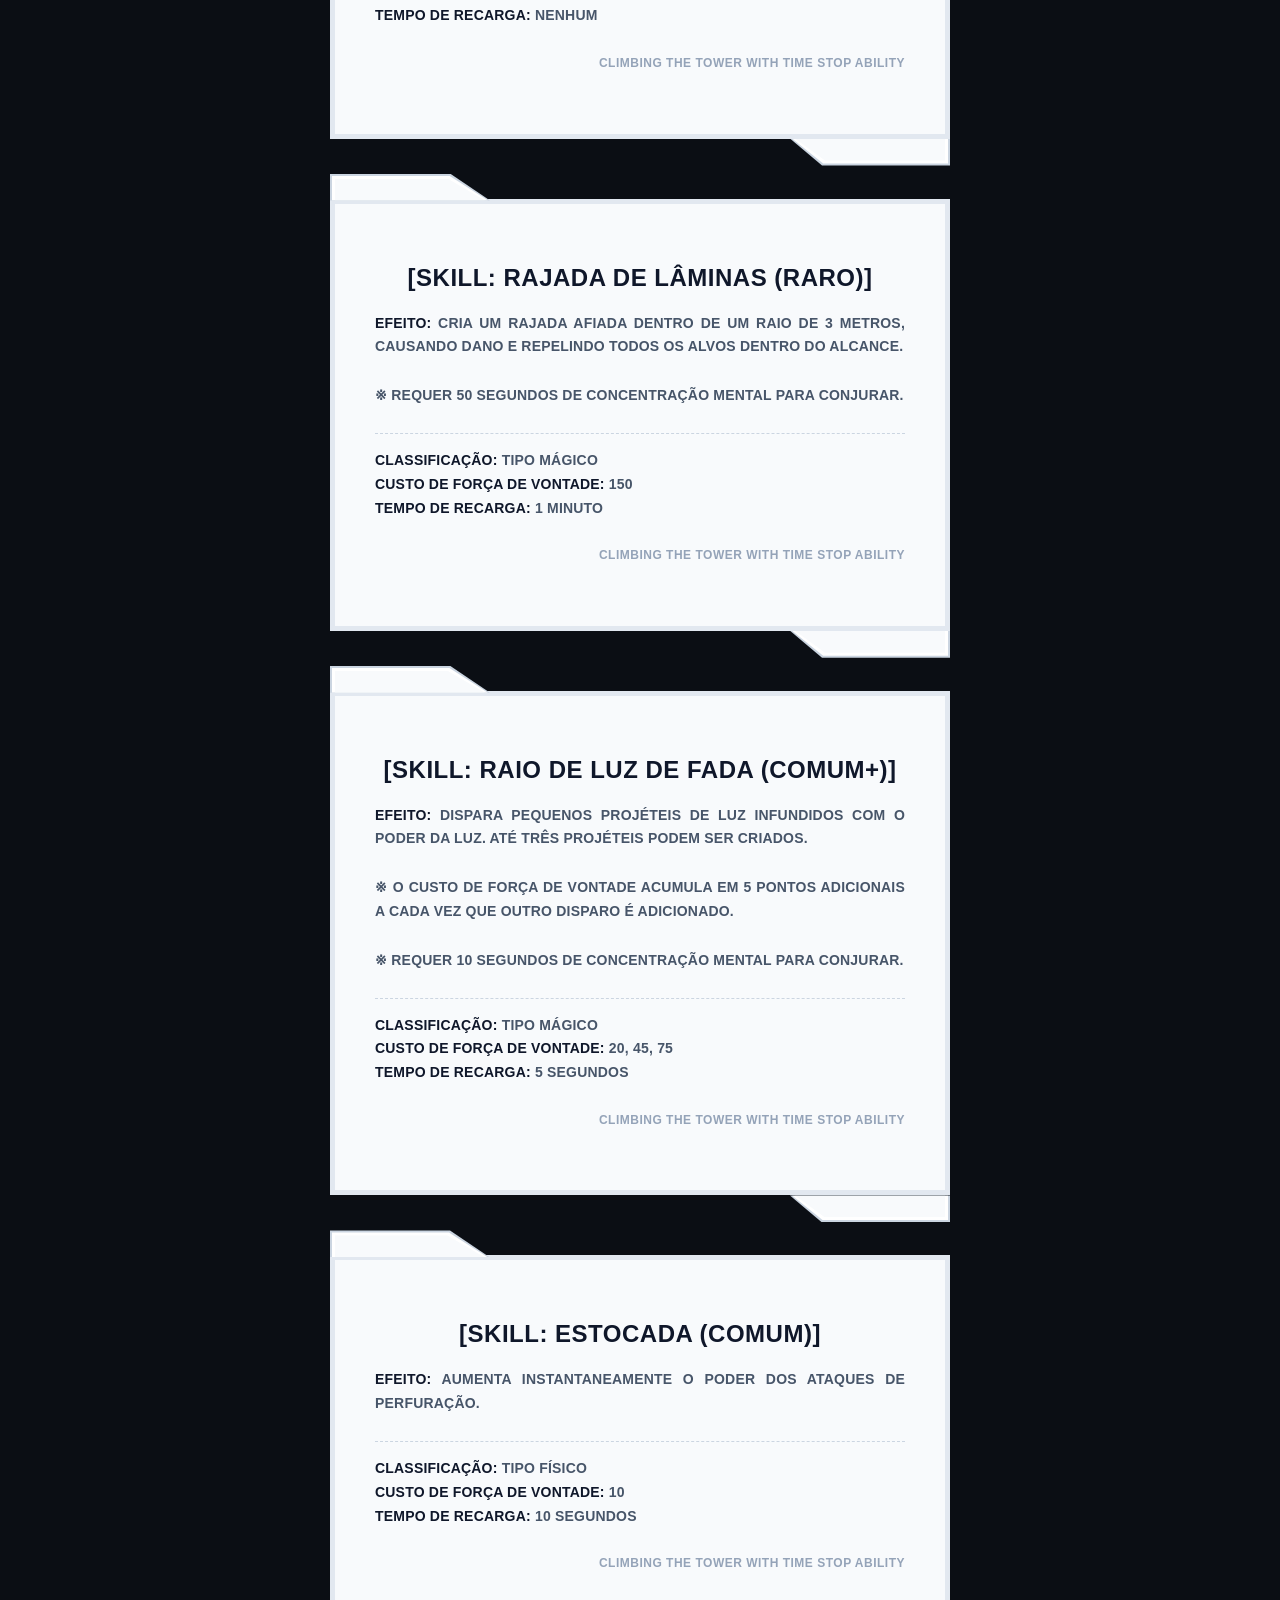
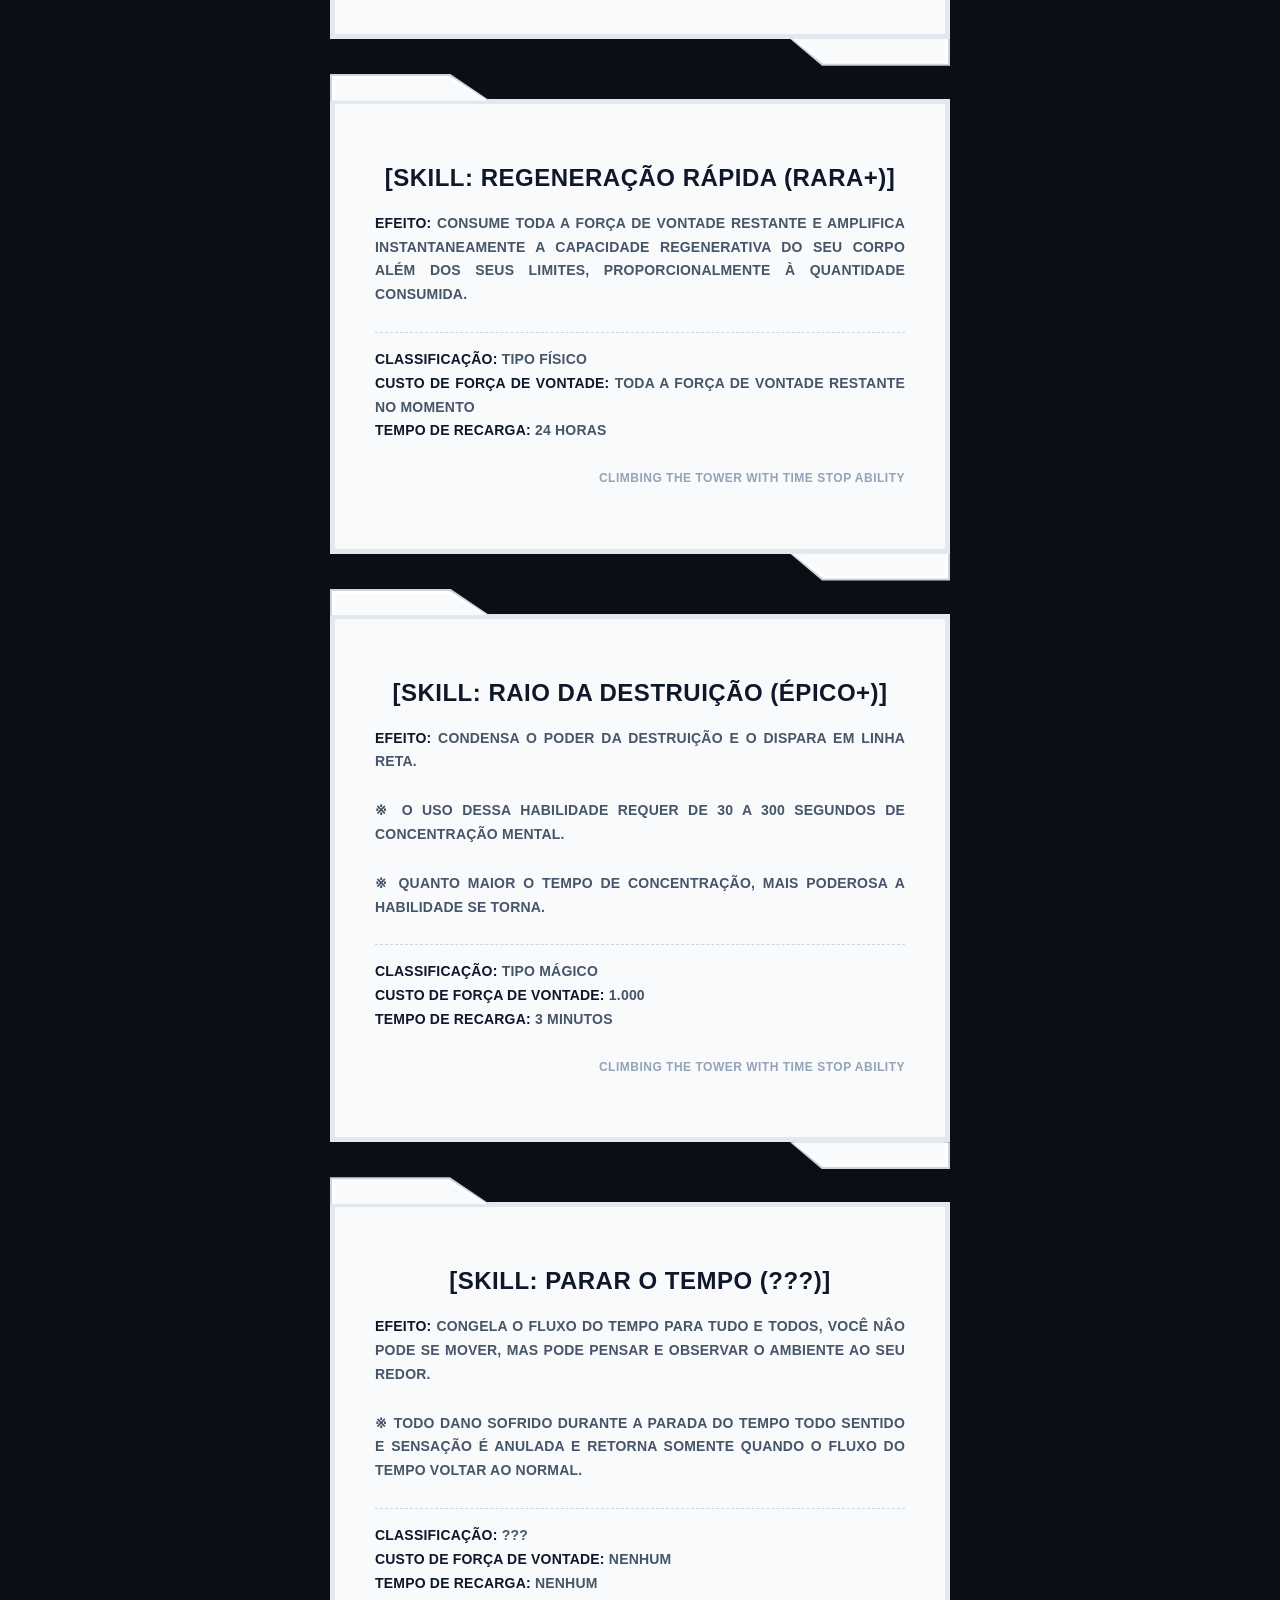
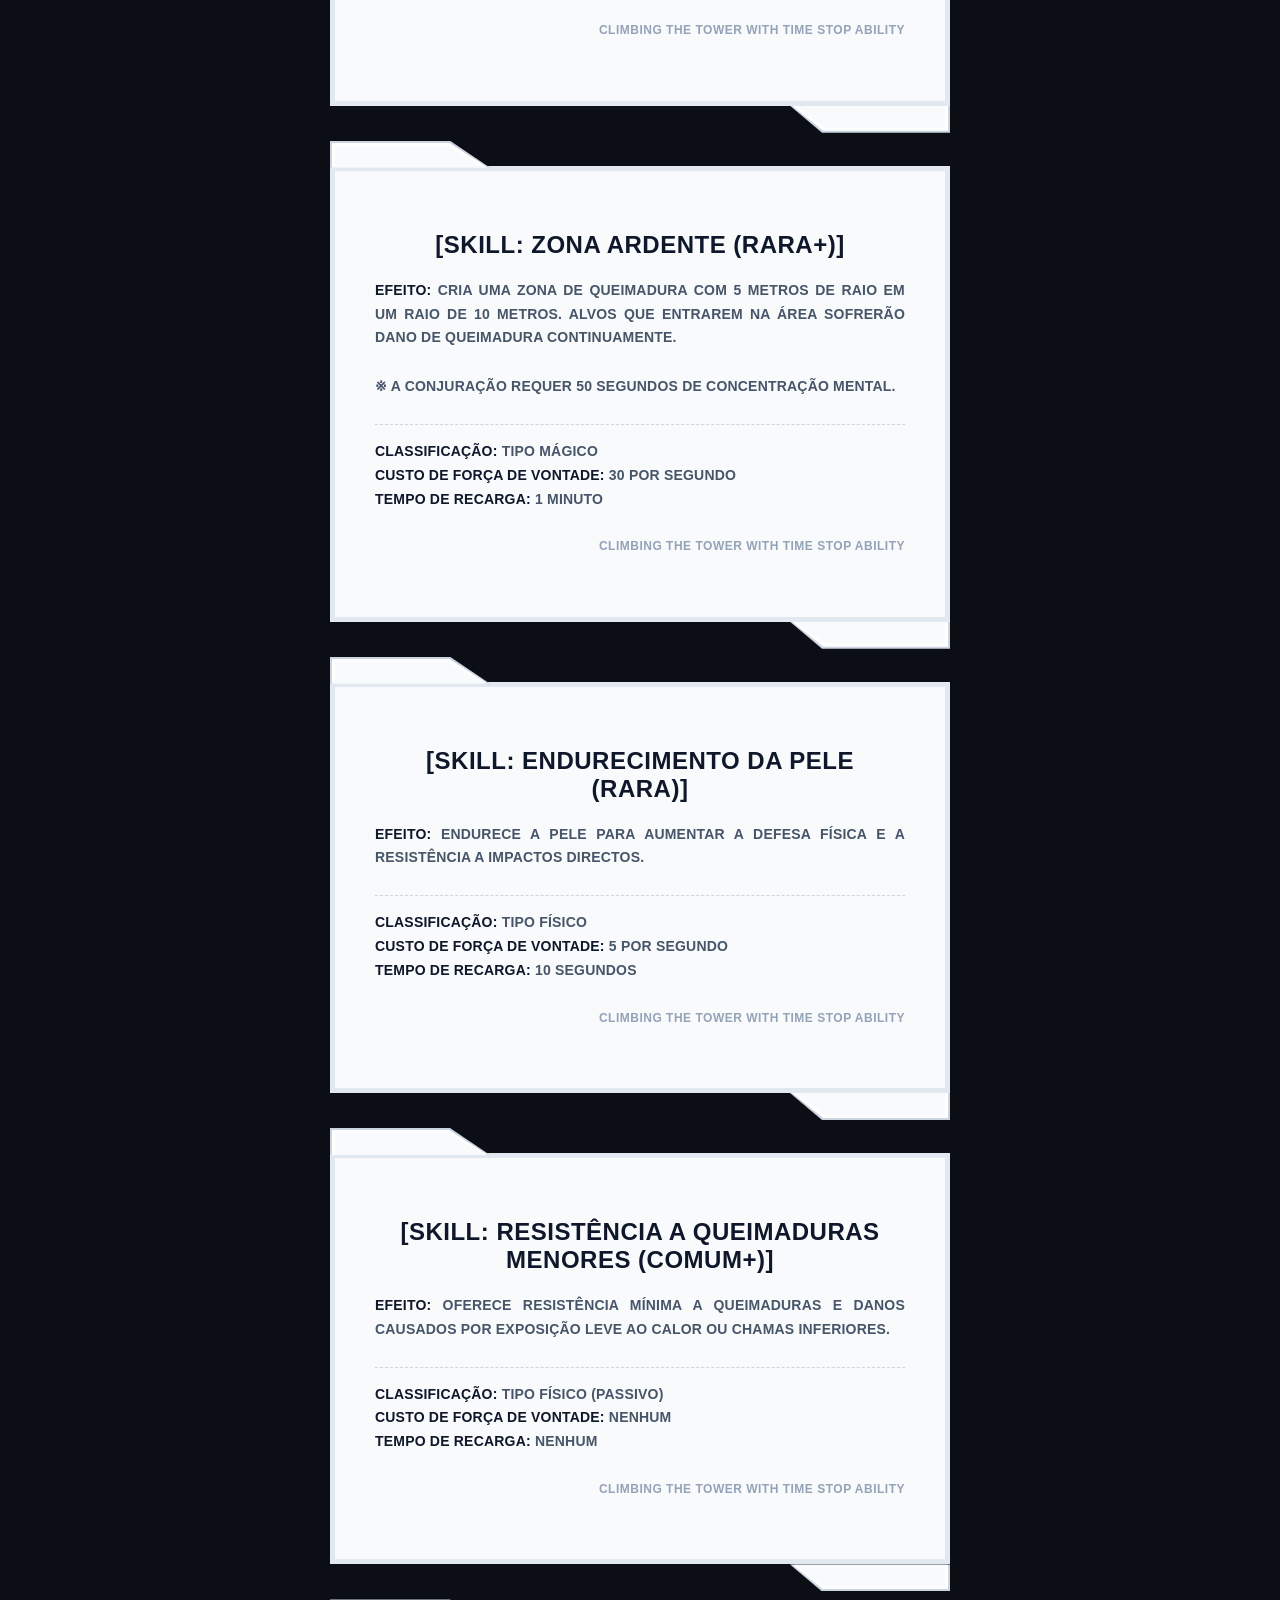
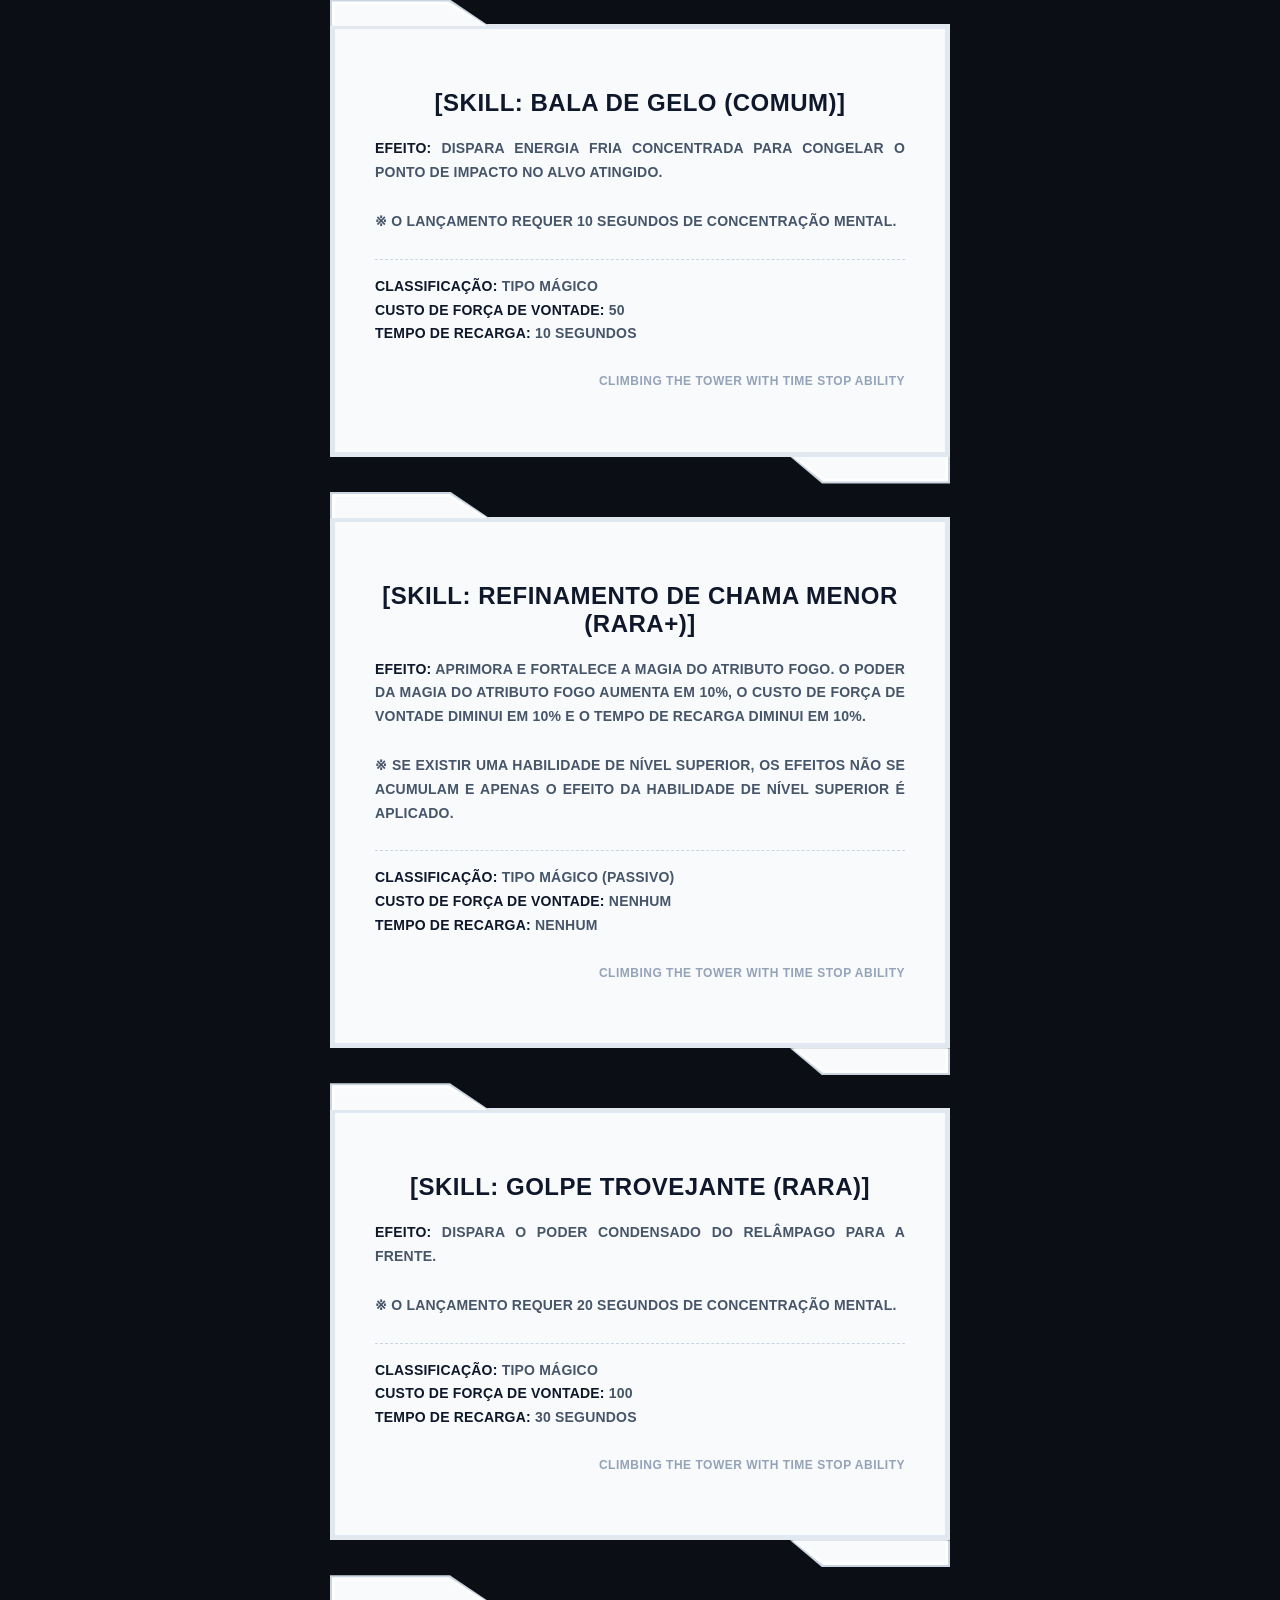
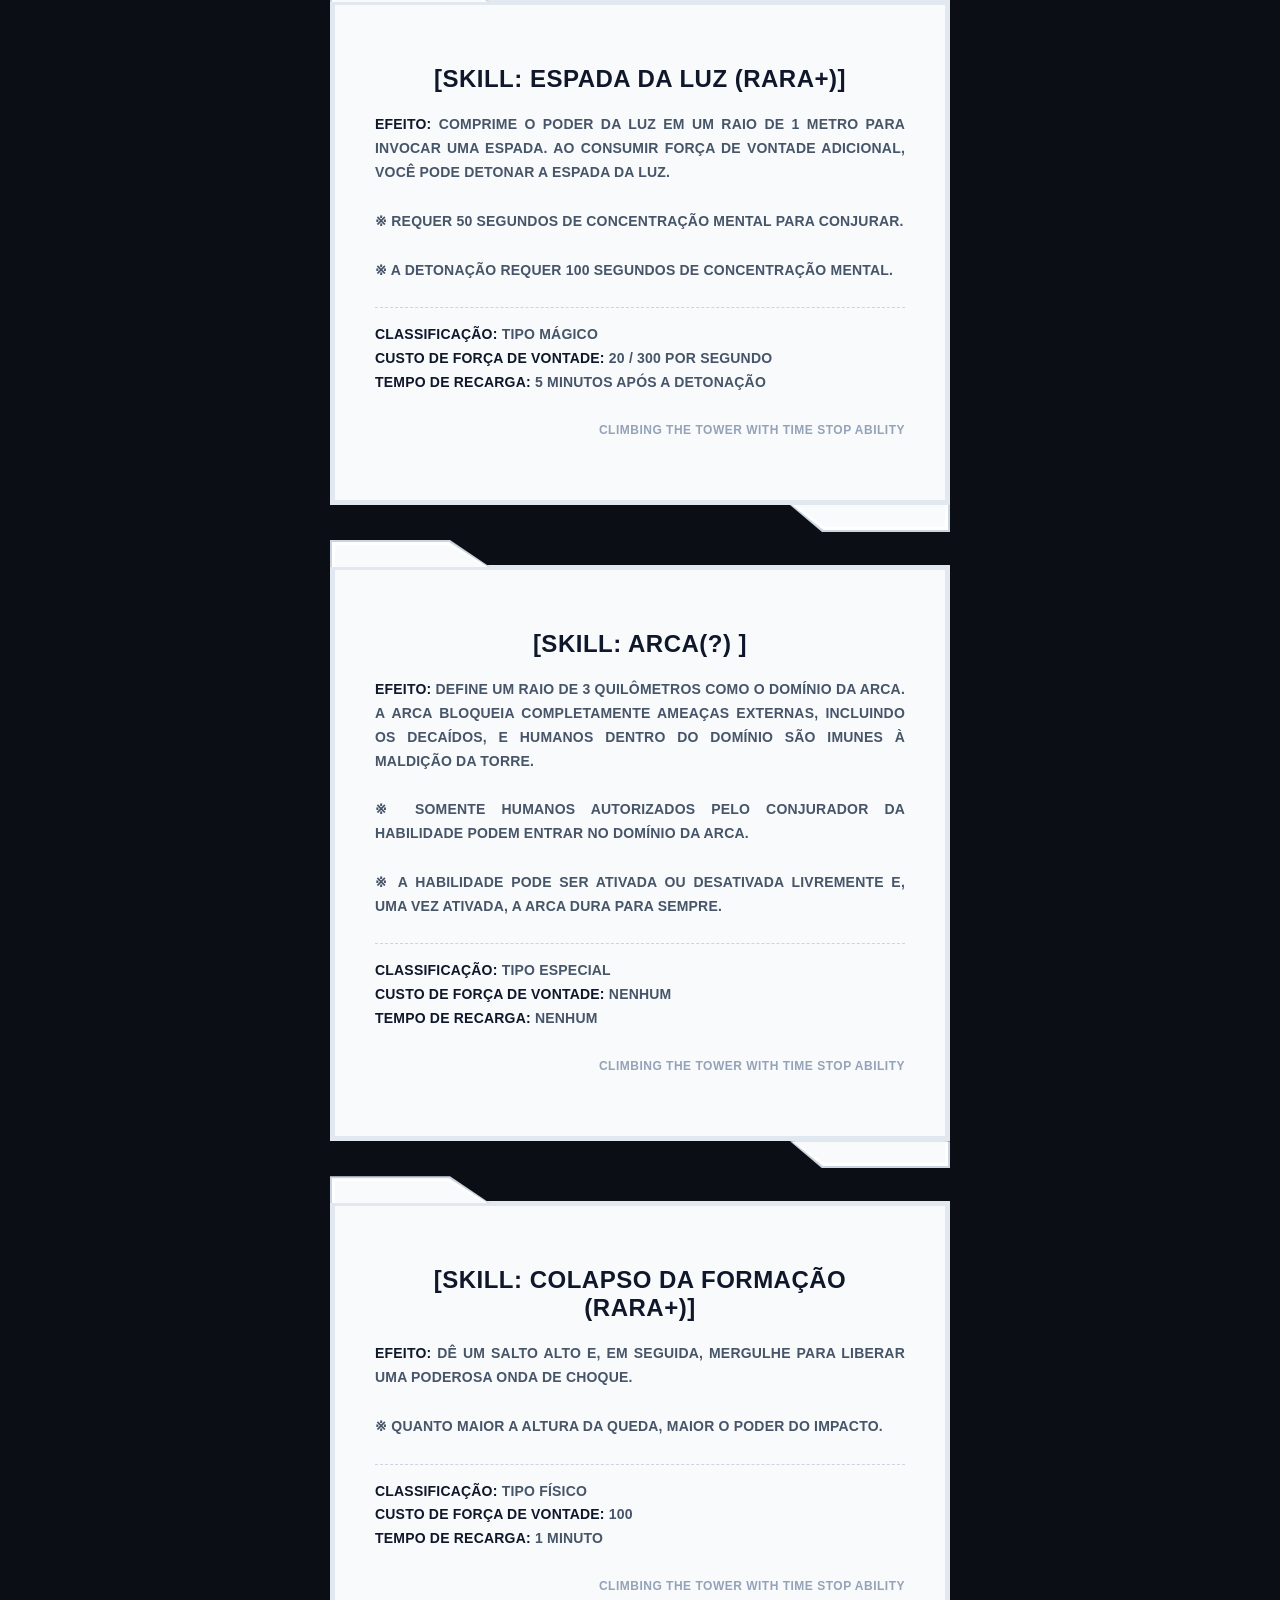
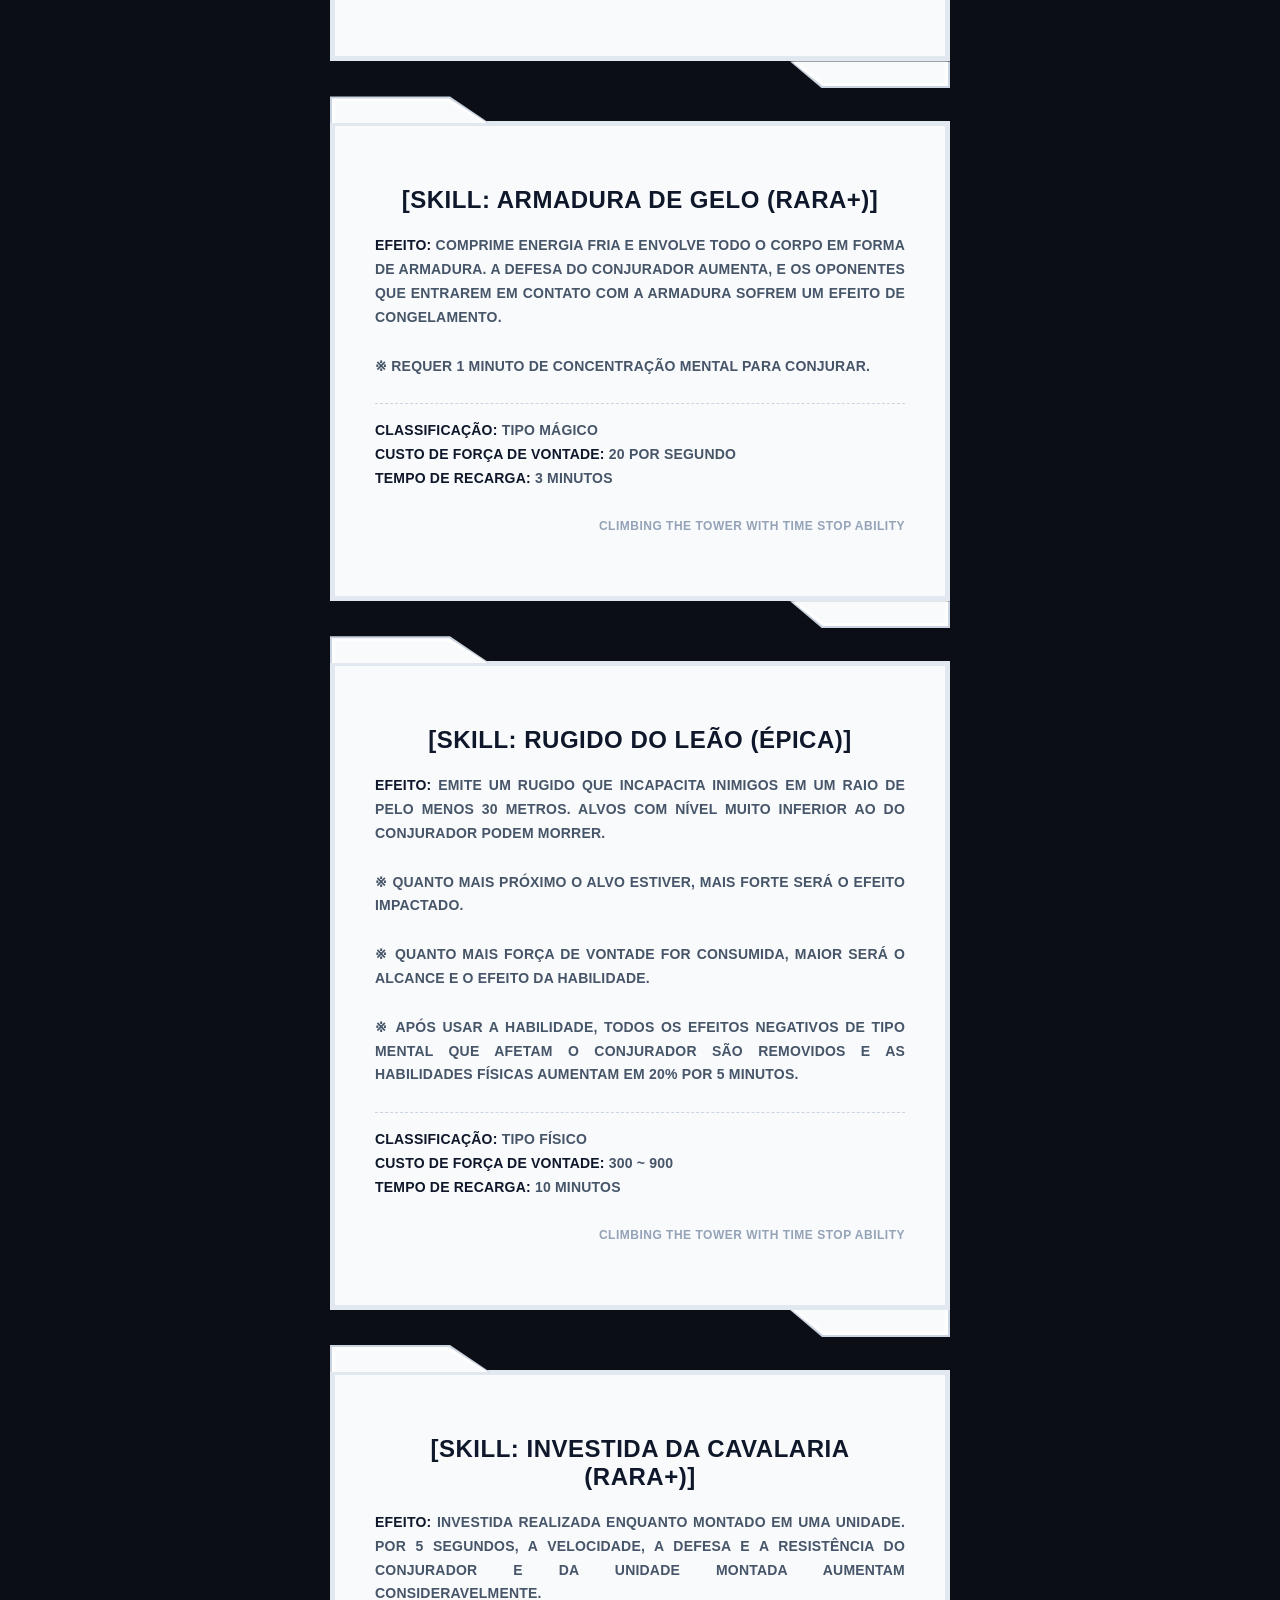
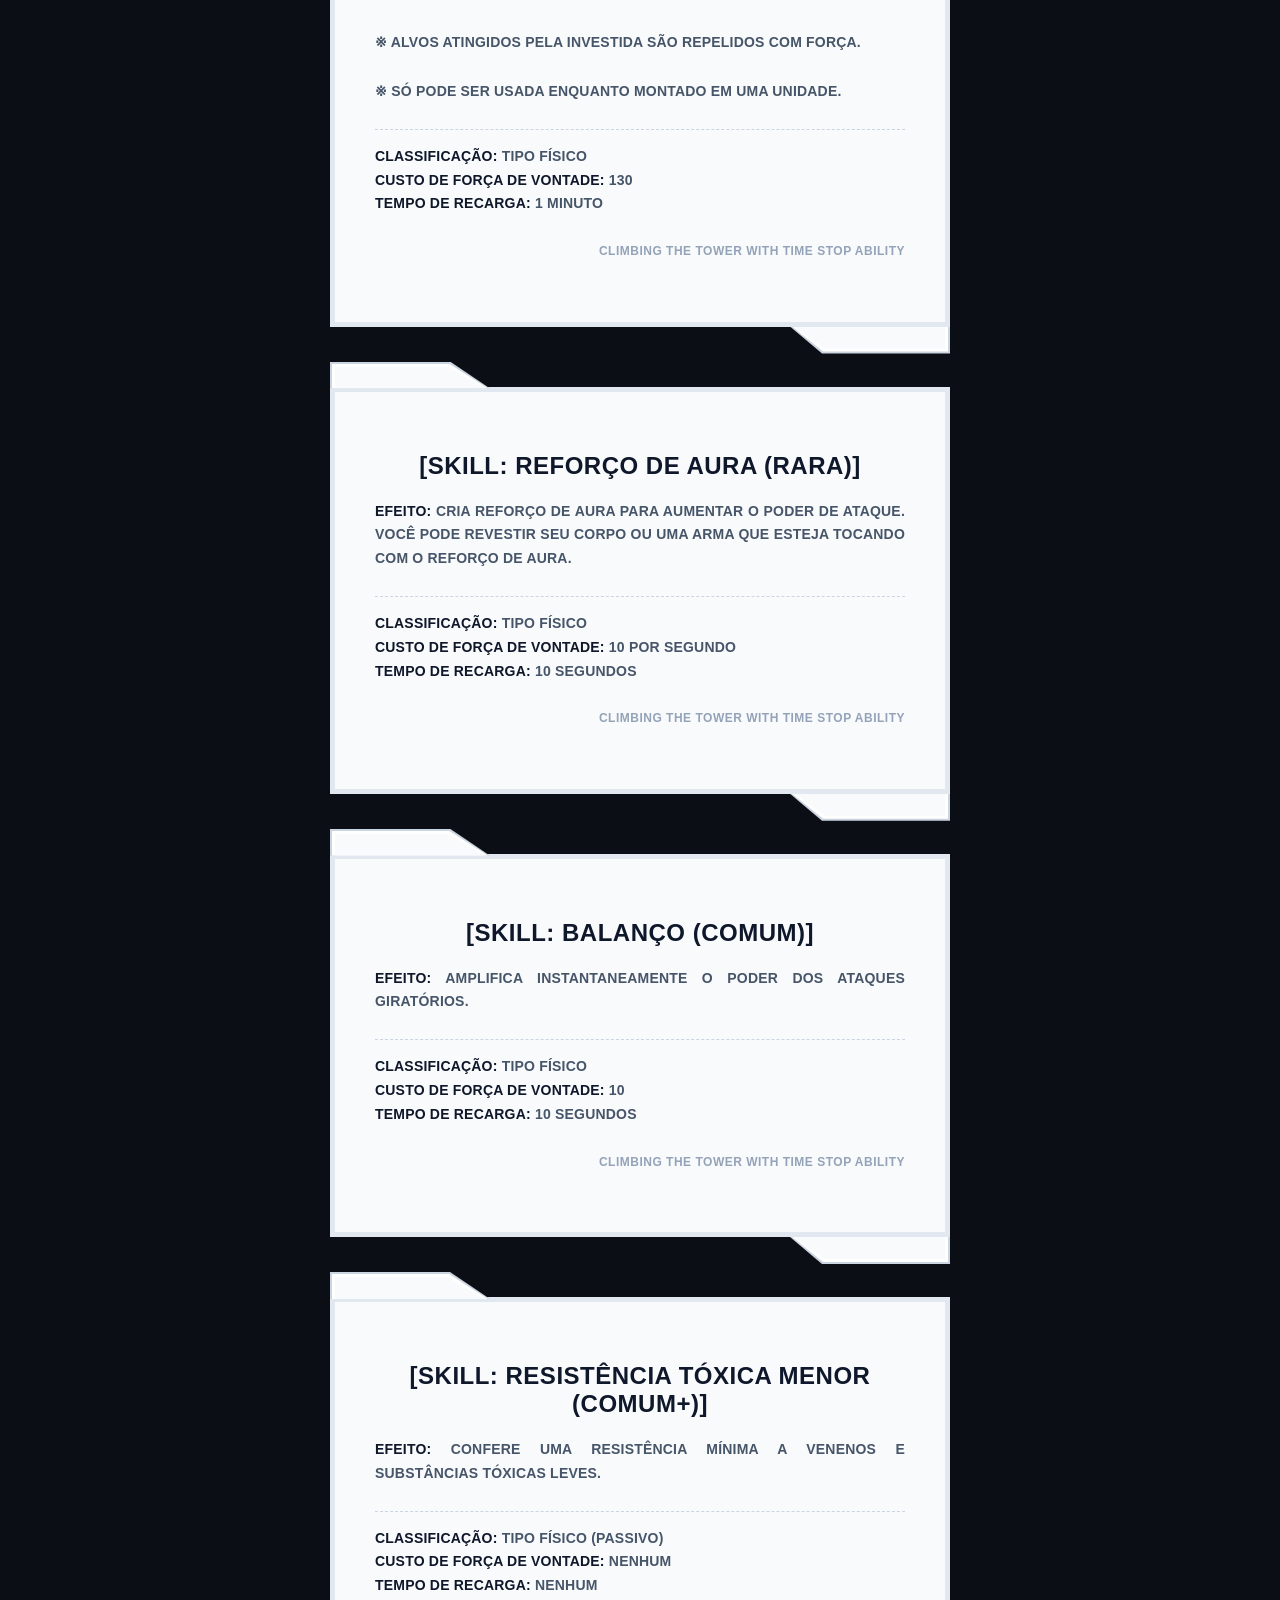
<file: novel.html>
<!DOCTYPE html>
<html lang="pt-BR">
<head>
    <meta charset="UTF-8">
    <meta name="viewport" content="width=device-width, initial-scale=1.0">
    <link rel="stylesheet" href="styles.css">
    <title>Interface de Sistema - Formato Fiel</title>
</head>
<body>
    <!--
    <div class="system-window-wrapper">
        <div class="top-tab-outer">
            <div class="top-tab-middle">
                <div class="top-tab-inner"></div>
            </div>
        </div>

        <div class="main-body-outer">
            <div class="main-body-middle">
                <div class="main-body-inner">
                    
                    <div class="notification-header">
                        <div class="alert-badge">!</div>
                        <h1 class="title-text">NOTIFICATION</h1>
                    </div>

                    <hr class="window-divider">

                    <div class="quest-content-box">
                        <h2 class="quest-tag">[PROTETOR DE HISTÓRIAS]</h2>
                        <p class="quest-main-name" style="font-style: normal; font-size: 16px; font-weight: 600; line-height: 1.6; text-align: justify; margin-top: 15px; color: #0f172a;">
                            <span style="font-weight: 800; color: #475569;">EFEITO:</span> AS HISTÓRIAS NÃO DEVEM SER ESQUECIDAS. AS HISTÓRIAS NÃO DEVEM SER DESTRUÍDAS. MESMO QUE O MUNDO ACABE E TUDO SE TRANSFORME EM CINZAS, O REGISTRO DO QUE ACONTECEU PERMANECERÁ SEGURO COM VOCÊ. ESTA HABILIDADE PROTEGE SUAS MEMÓRIAS E REGISTROS DE QUALQUER TIPO DE APAGAMENTO MÁGICO, CORRUPÇÃO OU ALTERAÇÃO TEMPORAL.
                        </p>
                    </div>

                </div>
            </div>
        </div>

        <div class="bottom-tab-outer">
            <div class="bottom-tab-middle">
                <div class="bottom-tab-inner"></div>
            </div>
        </div>
    </div>
    -->

    <!--
    <div class="system-window-wrapper">
        <div class="top-tab-outer">
            <div class="top-tab-middle">
                <div class="top-tab-inner"></div>
            </div>
        </div>

        <div class="main-body-outer">
            <div class="main-body-middle">
                <div class="main-body-inner">
                    
                    <div class="notification-header">
                        <div class="alert-badge">!</div>
                        <h1 class="title-text">NOTIFICATION</h1>
                    </div>

                    <hr class="window-divider">

                    <div class="quest-content-box">
                        <h2 class="quest-tag">[DIGNIDADE DO COMPRADOR]</h2>
                        <p class="quest-main-name" style="font-style: normal; font-size: 15px; font-weight: 600; line-height: 1.6; text-align: justify; margin-top: 15px; color: #0f172a;">
                            <span style="font-weight: 800; color: #475569;">EFEITO:</span> O DINHEIRO É PODER. SE VOCÊ TIVER DINHEIRO SUFICIENTE NESTA TORRE, VOCÊ PODE COMPRAR ATÉ MESMO O IMPOSSÍVEL. ESTA HABILIDADE GARANTE QUE VOCÊ NUNCA SEJA ENGANADO EM TRANSAÇÕES COM NPCS OU LOJAS DO SISTEMA E CONCEDE UM DESCONTO FIXO ADICIONAL EM ITENS DE RANK MAIS BAIXO.
                        </p>
                    </div>

                </div>
            </div>
        </div>

        <div class="bottom-tab-outer">
            <div class="bottom-tab-middle">
                <div class="bottom-tab-inner"></div>
            </div>
        </div>
    </div>
    -->

    <div class="system-window-wrapper">
        <div class="top-tab-outer">
            <div class="top-tab-middle">
                <div class="top-tab-inner"></div>
            </div>
        </div>

        <div class="main-body-outer">
            <div class="main-body-middle">
                <div class="main-body-inner">
                    
                    <div class="quest-content-box">
                        <div class="skill-title" style="font-size: 24px; font-weight: 700; color: #0f172a; text-align: center; margin-bottom: 20px; letter-spacing: 0.5px;">
                            [SKILL: SUBESPAÇO (ÉPICO)]
                        </div>
                        
                        <div class="skill-description" style="font-size: 14px; color: #475569; line-height: 1.7; text-align: justify; text-transform: uppercase; font-weight: 600; letter-spacing: 0.2px;">
                            
                            <div class="text-block" style="margin-bottom: 25px;">
                                <span class="label-highlight" style="color: #0f172a; font-weight: 800;">EFEITO:</span> CRIA UM SUBESPAÇO ONDE VOCÊ PODE ARMAZENAR E RECUPERAR OBJETOS. PARA ARMAZENAR UM OBJETO, VOCÊ PRECISA ESTAR EM CONTATO DIRETO COM ELE, E PARA RECUPERÁ-LO, VOCÊ PODE INVOCÁ-LO EM UM RAIO DE 1 METRO.
                            </div>
                            
                            <div class="text-block" style="margin-bottom: 25px;">
                                ※ SERES VIVOS OU ENTIDADES ESPIRITUAIS NÃO PODEM SER ARMAZENADOS.
                            </div>

                            <div class="text-block" style="margin-bottom: 25px;">
                                ※ VOCÊ PODE ARMAZENAR ATÉ 100 QUILOS. A ATIVAÇÃO REQUER 3 MINUTOS DE CONCENTRAÇÃO MENTAL.
                            </div>
                            
                            <div class="text-block" style="margin-bottom: 0; padding-top: 15px; border-top: 1px dashed #cbd5e1;">
                                <span class="label-highlight" style="color: #0f172a; font-weight: 800;">CLASSIFICAÇÃO:</span> TIPO MÁGICO<br>
                                <span class="label-highlight" style="color: #0f172a; font-weight: 800;">CUSTO DE FORÇA DE VONTADE:</span> 300<br>
                                <span class="label-highlight" style="color: #0f172a; font-weight: 800;">TEMPO DE RECARGA:</span> NENHUM
                            </div>

                            <div class="text-block" style="margin-top: 10px; margin-bottom: 0; font-weight: 700; color: #94a3b8; text-align: right; font-size: 12px; letter-spacing: 0.5px;">
                                CLIMBING THE TOWER WITH TIME STOP ABILITY
                            </div>
                        </div>
                    </div>
                </div>
            </div>
        </div>

        <div class="bottom-tab-outer">
            <div class="bottom-tab-middle">
                <div class="bottom-tab-inner"></div>
            </div>
        </div>
    </div>

    <div class="system-window-wrapper">
        <div class="top-tab-outer">
            <div class="top-tab-middle">
                <div class="top-tab-inner"></div>
            </div>
        </div>

        <div class="main-body-outer">
            <div class="main-body-middle">
                <div class="main-body-inner">
                    
                    <div class="quest-content-box">
                        <div class="skill-title" style="font-size: 24px; font-weight: 700; color: #0f172a; text-align: center; margin-bottom: 20px; letter-spacing: 0.5px;">
                            [SKILL: ATAQUE FLAMEJANTE (RARO)]
                        </div>
                        
                        <div class="skill-description" style="font-size: 14px; color: #475569; line-height: 1.7; text-align: justify; text-transform: uppercase; font-weight: 600; letter-spacing: 0.2px;">
                            
                            <div class="text-block" style="margin-bottom: 25px;">
                                <span class="label-highlight" style="color: #0f172a; font-weight: 800;">EFEITO:</span> LANÇA CHAMAS CONDENSADAS PARA A FRENTE, CAUSANDO UMA EXPLOSÃO. 
                            </div>
                            
                            <div class="text-block" style="margin-bottom: 25px;">
                                ※ A CONJURAÇÃO REQUER 20 SEGUNDOS DE CONCENTRAÇÃO MENTAL.
                            </div>
                            
                            <div class="text-block" style="margin-bottom: 25px; padding-top: 15px; border-top: 1px dashed #cbd5e1;">
                                <span class="label-highlight" style="color: #0f172a; font-weight: 800;">CLASSIFICAÇÃO:</span> TIPO MÁGICO<br>
                                <span class="label-highlight" style="color: #0f172a; font-weight: 800;">CUSTO DE FORÇA DE VONTADE:</span> 100<br>
                                <span class="label-highlight" style="color: #0f172a; font-weight: 800;">TEMPO DE RECARGA:</span> 30 SEGUNDOS
                            </div>

                            <div class="text-block" style="margin-bottom: 0; font-weight: 700; color: #94a3b8; text-align: right; font-size: 12px; letter-spacing: 0.5px;">
                                CLIMBING THE TOWER WITH TIME STOP ABILITY
                            </div>

                        </div>
                    </div>

                </div>
            </div>
        </div>

        <div class="bottom-tab-outer">
            <div class="bottom-tab-middle">
                <div class="bottom-tab-inner"></div>
            </div>
        </div>
    </div>

    <div class="system-window-wrapper">
        <div class="top-tab-outer">
            <div class="top-tab-middle">
                <div class="top-tab-inner"></div>
            </div>
        </div>

        <div class="main-body-outer">
            <div class="main-body-middle">
                <div class="main-body-inner">
                    
                    <div class="quest-content-box">
                        <div class="skill-title" style="font-size: 24px; font-weight: 700; color: #0f172a; text-align: center; margin-bottom: 20px; letter-spacing: 0.5px;">
                            [SKILL: CONTROLE MENTAL INFERIOR (RARO+)]
                        </div>
                        
                        <div class="skill-description" style="font-size: 14px; color: #475569; line-height: 1.7; text-align: justify; text-transform: uppercase; font-weight: 600; letter-spacing: 0.2px;">
                            
                            <div class="text-block" style="margin-bottom: 25px;">
                                <span class="label-highlight" style="color: #0f172a; font-weight: 800;">EFEITO:</span> DOMINA E CONTROLA A MENTE DE CRIATURAS INFERIORES DE RANK BAIXO. VOCÊ PODE CONTROLAR ATÉ DEZ ALVOS SIMULTANEAMENTE.
                            </div>
                            
                            <div class="text-block" style="margin-bottom: 25px;">
                                ※ A CONJURAÇÃO REQUER 3 MINUTOS DE CONCENTRAÇÃO MENTAL.
                            </div>
                            
                            <div class="text-block" style="margin-bottom: 25px; padding-top: 15px; border-top: 1px dashed #cbd5e1;">
                                <span class="label-highlight" style="color: #0f172a; font-weight: 800;">CLASSIFICAÇÃO:</span> TIPO MÁGICO<br>
                                <span class="label-highlight" style="color: #0f172a; font-weight: 800;">CUSTO DE FORÇA DE VONTADE:</span> 200<br>
                                <span class="label-highlight" style="color: #0f172a; font-weight: 800;">TEMPO DE RECARGA:</span> 1 HORA
                            </div>

                            <div class="text-block" style="margin-bottom: 0; font-weight: 700; color: #94a3b8; text-align: right; font-size: 12px; letter-spacing: 0.5px;">
                                CLIMBING THE TOWER WITH TIME STOP ABILITY
                            </div>

                        </div>
                    </div>

                </div>
            </div>
        </div>

        <div class="bottom-tab-outer">
            <div class="bottom-tab-middle">
                <div class="bottom-tab-inner"></div>
            </div>
        </div>
    </div>

    <div class="system-window-wrapper">
        <div class="top-tab-outer">
            <div class="top-tab-middle">
                <div class="top-tab-inner"></div>
            </div>
        </div>

        <div class="main-body-outer">
            <div class="main-body-middle">
                <div class="main-body-inner">
                    
                    <div class="quest-content-box">
                        <div class="skill-title" style="font-size: 24px; font-weight: 700; color: #0f172a; text-align: center; margin-bottom: 20px; letter-spacing: 0.5px;">
                            [SKILL: TELEPORTE (RARO+)]
                        </div>
                        
                        <div class="skill-description" style="font-size: 14px; color: #475569; line-height: 1.7; text-align: justify; text-transform: uppercase; font-weight: 600; letter-spacing: 0.2px;">
                            
                            <div class="text-block" style="margin-bottom: 25px;">
                                <span class="label-highlight" style="color: #0f172a; font-weight: 800;">EFEITO:</span> TELEPORTA VOCÊ INSTANTANEAMENTE PARA QUALQUER LUGAR DENTRO DE UM RAIO DE 10 METROS.
                            </div>
                            
                            <div class="text-block" style="margin-bottom: 25px;">
                                ※ A CONJURAÇÃO REQUER 30 SEGUNDOS DE CONCENTRAÇÃO MENTAL.
                            </div>
                            
                            <div class="text-block" style="margin-bottom: 25px; padding-top: 15px; border-top: 1px dashed #cbd5e1;">
                                <span class="label-highlight" style="color: #0f172a; font-weight: 800;">CLASSIFICAÇÃO:</span> TIPO MÁGICO<br>
                                <span class="label-highlight" style="color: #0f172a; font-weight: 800;">CUSTO DE FORÇA DE VONTADE:</span> 150<br>
                                <span class="label-highlight" style="color: #0f172a; font-weight: 800;">TEMPO DE RECARGA:</span> 1 MINUTO
                            </div>

                            <div class="text-block" style="margin-bottom: 0; font-weight: 700; color: #94a3b8; text-align: right; font-size: 12px; letter-spacing: 0.5px;">
                                CLIMBING THE TOWER WITH TIME STOP ABILITY
                            </div>

                        </div>
                    </div>

                </div>
            </div>
        </div>

        <div class="bottom-tab-outer">
            <div class="bottom-tab-middle">
                <div class="bottom-tab-inner"></div>
            </div>
        </div>
    </div>

    <div class="system-window-wrapper">
        <div class="top-tab-outer">
            <div class="top-tab-middle">
                <div class="top-tab-inner"></div>
            </div>
        </div>

        <div class="main-body-outer">
            <div class="main-body-middle">
                <div class="main-body-inner">
                    
                    <div class="quest-content-box">
                        <div class="skill-title" style="font-size: 24px; font-weight: 700; color: #0f172a; text-align: center; margin-bottom: 20px; letter-spacing: 0.5px;">
                            [SKILL: CHAMA CORRUPTORA (RARO+)]
                        </div>
                        
                        <div class="skill-description" style="font-size: 14px; color: #475569; line-height: 1.7; text-align: justify; text-transform: uppercase; font-weight: 600; letter-spacing: 0.2px;">
                            
                            <div class="text-block" style="margin-bottom: 25px;">
                                <span class="label-highlight" style="color: #0f172a; font-weight: 800;">EFEITO:</span> LANÇA CHAMAS CORRUPTORAS QUE APODRECEM SERES VIVOS.
                            </div>
                            
                            <div class="text-block" style="margin-bottom: 25px;">
                                ※ A CONJURAÇÃO REQUER 0 SEGUNDOS DE CONCENTRAÇÃO MENTAL.
                            </div>
                            
                            <div class="text-block" style="margin-bottom: 25px; padding-top: 15px; border-top: 1px dashed #cbd5e1;">
                                <span class="label-highlight" style="color: #0f172a; font-weight: 800;">CLASSIFICAÇÃO:</span> TIPO MÁGICO<br>
                                <span class="label-highlight" style="color: #0f172a; font-weight: 800;">CUSTO DE FORÇA DE VONTADE:</span> 20 POR SEGUNDO<br>
                                <span class="label-highlight" style="color: #0f172a; font-weight: 800;">TEMPO DE RECARGA:</span> 30 SEGUNDOS
                            </div>

                            <div class="text-block" style="margin-bottom: 0; font-weight: 700; color: #94a3b8; text-align: right; font-size: 12px; letter-spacing: 0.5px;">
                                CLIMBING THE TOWER WITH TIME STOP ABILITY
                            </div>

                        </div>
                    </div>

                </div>
            </div>
        </div>

        <div class="bottom-tab-outer">
            <div class="bottom-tab-middle">
                <div class="bottom-tab-inner"></div>
            </div>
        </div>
    </div>

    <div class="system-window-wrapper">
        <div class="top-tab-outer">
            <div class="top-tab-middle">
                <div class="top-tab-inner"></div>
            </div>
        </div>

        <div class="main-body-outer">
            <div class="main-body-middle">
                <div class="main-body-inner">
                    
                    <div class="quest-content-box">
                        <div class="skill-title" style="font-size: 24px; font-weight: 700; color: #0f172a; text-align: center; margin-bottom: 20px; letter-spacing: 0.5px;">
                            [SKILL: PÂNTANO SOMBRIO (RARO+)]
                        </div>
                        
                        <div class="skill-description" style="font-size: 14px; color: #475569; line-height: 1.7; text-align: justify; text-transform: uppercase; font-weight: 600; letter-spacing: 0.2px;">
                            
                            <div class="text-block" style="margin-bottom: 25px;">
                                <span class="label-highlight" style="color: #0f172a; font-weight: 800;">EFEITO:</span> ESPALHA UM PÂNTANO SOMBRIO SOBRE UMA ÁREA, PRENDENDO E ATACANDO INIMIGOS.
                            </div>
                            
                            <div class="text-block" style="margin-bottom: 25px;">
                                ※ O USO REQUER 3 MINUTOS DE CONCENTRAÇÃO MENTAL.
                            </div>
                            
                            <div class="text-block" style="margin-bottom: 25px; padding-top: 15px; border-top: 1px dashed #cbd5e1;">
                                <span class="label-highlight" style="color: #0f172a; font-weight: 800;">CLASSIFICAÇÃO:</span> TIPO MÁGICO<br>
                                <span class="label-highlight" style="color: #0f172a; font-weight: 800;">CUSTO DE FORÇA DE VONTADE:</span> 200<br>
                                <span class="label-highlight" style="color: #0f172a; font-weight: 800;">TEMPO DE RECARGA:</span> 10 MINUTOS
                            </div>

                            <div class="text-block" style="margin-bottom: 0; font-weight: 700; color: #94a3b8; text-align: right; font-size: 12px; letter-spacing: 0.5px;">
                                CLIMBING THE TOWER WITH TIME STOP ABILITY
                            </div>

                        </div>
                    </div>

                </div>
            </div>
        </div>

        <div class="bottom-tab-outer">
            <div class="bottom-tab-middle">
                <div class="bottom-tab-inner"></div>
            </div>
        </div>
    </div>

    <div class="system-window-wrapper">
        <div class="top-tab-outer">
            <div class="top-tab-middle">
                <div class="top-tab-inner"></div>
            </div>
        </div>

        <div class="main-body-outer">
            <div class="main-body-middle">
                <div class="main-body-inner">
                    
                    <div class="quest-content-box">
                        <div class="skill-title" style="font-size: 24px; font-weight: 700; color: #0f172a; text-align: center; margin-bottom: 20px; letter-spacing: 0.5px;">
                            [SKILL: DRENAGEM DE VIDA (RARA+)]
                        </div>
                        
                        <div class="skill-description" style="font-size: 14px; color: #475569; line-height: 1.7; text-align: justify; text-transform: uppercase; font-weight: 600; letter-spacing: 0.2px;">
                            
                            <div class="text-block" style="margin-bottom: 25px;">
                                <span class="label-highlight" style="color: #0f172a; font-weight: 800;">EFEITO:</span> ABSORVE A FORÇA VITAL DOS SERES VIVOS PRÓXIMOS.
                            </div>
                            
                            <div class="text-block" style="margin-bottom: 25px;">
                                ※ O LANÇAMENTO REQUER 1 MINUTO DE CONCENTRAÇÃO MENTAL.
                            </div>
                            
                            <div class="text-block" style="margin-bottom: 25px; padding-top: 15px; border-top: 1px dashed #cbd5e1;">
                                <span class="label-highlight" style="color: #0f172a; font-weight: 800;">CLASSIFICAÇÃO:</span> TIPO MÁGICO<br>
                                <span class="label-highlight" style="color: #0f172a; font-weight: 800;">CUSTO DE FORÇA DE VONTADE:</span> 10 POR SEGUNDO<br>
                                <span class="label-highlight" style="color: #0f172a; font-weight: 800;">TEMPO DE RECARGA:</span> 1 MINUTO
                            </div>

                            <div class="text-block" style="margin-bottom: 0; font-weight: 700; color: #94a3b8; text-align: right; font-size: 12px; letter-spacing: 0.5px;">
                                CLIMBING THE TOWER WITH TIME STOP ABILITY
                            </div>

                        </div>
                    </div>

                </div>
            </div>
        </div>

        <div class="bottom-tab-outer">
            <div class="bottom-tab-middle">
                <div class="bottom-tab-inner"></div>
            </div>
        </div>
    </div>

    <div class="system-window-wrapper">
        <div class="top-tab-outer">
            <div class="top-tab-middle">
                <div class="top-tab-inner"></div>
            </div>
        </div>

        <div class="main-body-outer">
            <div class="main-body-middle">
                <div class="main-body-inner">
                    
                    <div class="quest-content-box">
                        <div class="skill-title" style="font-size: 24px; font-weight: 700; color: #0f172a; text-align: center; margin-bottom: 20px; letter-spacing: 0.5px;">
                            [SKILL: SALTO (COMUM)]
                        </div>
                        
                        <div class="skill-description" style="font-size: 14px; color: #475569; line-height: 1.7; text-align: justify; text-transform: uppercase; font-weight: 600; letter-spacing: 0.2px;">
                            
                            <div class="text-block" style="margin-bottom: 25px;">
                                <span class="label-highlight" style="color: #0f172a; font-weight: 800;">EFEITO:</span> AMPLIFICA INSTANTANEAMENTE SUA CAPACIDADE DE SALTO.
                            </div>
                            
                            <div class="text-block" style="margin-bottom: 25px; padding-top: 15px; border-top: 1px dashed #cbd5e1;">
                                <span class="label-highlight" style="color: #0f172a; font-weight: 800;">CLASSIFICAÇÃO:</span> TIPO FÍSICO<br>
                                <span class="label-highlight" style="color: #0f172a; font-weight: 800;">CUSTO DE FORÇA DE VONTADE:</span> 10<br>
                                <span class="label-highlight" style="color: #0f172a; font-weight: 800;">TEMPO DE RECARGA:</span> 15 SEGUNDOS
                            </div>

                            <div class="text-block" style="margin-bottom: 0; font-weight: 700; color: #94a3b8; text-align: right; font-size: 12px; letter-spacing: 0.5px;">
                                CLIMBING THE TOWER WITH TIME STOP ABILITY
                            </div>

                        </div>
                    </div>

                </div>
            </div>
        </div>

        <div class="bottom-tab-outer">
            <div class="bottom-tab-middle">
                <div class="bottom-tab-inner"></div>
            </div>
        </div>
    </div>

    <div class="system-window-wrapper">
        <div class="top-tab-outer">
            <div class="top-tab-middle">
                <div class="top-tab-inner"></div>
            </div>
        </div>

        <div class="main-body-outer">
            <div class="main-body-middle">
                <div class="main-body-inner">
                    
                    <div class="quest-content-box">
                        <div class="skill-title" style="font-size: 24px; font-weight: 700; color: #0f172a; text-align: center; margin-bottom: 20px; letter-spacing: 0.5px;">
                            [SKILL: EXALTAÇÃO (RARA)]
                        </div>
                        
                        <div class="skill-description" style="font-size: 14px; color: #475569; line-height: 1.7; text-align: justify; text-transform: uppercase; font-weight: 600; letter-spacing: 0.2px;">
                            
                            <div class="text-block" style="margin-bottom: 25px;">
                                <span class="label-highlight" style="color: #0f172a; font-weight: 800;">EFEITO:</span> QUANTO MAIS VOCÊ SE MOVE, MAIS SE SENTE REVIGORADO, FORTALECENDO SUAS HABILIDADES FÍSICAS.
                            </div>
                            
                            <div class="text-block" style="margin-bottom: 25px;">
                                ※ SE O MOVIMENTO CESSA, O EFEITO DESAPARECE GRADUALMENTE.
                            </div>
                            
                            <div class="text-block" style="margin-bottom: 25px; padding-top: 15px; border-top: 1px dashed #cbd5e1;">
                                <span class="label-highlight" style="color: #0f172a; font-weight: 800;">CLASSIFICAÇÃO:</span> TIPO FÍSICO (PASSIVO)<br>
                                <span class="label-highlight" style="color: #0f172a; font-weight: 800;">CUSTO DE FORÇA DE VONTADE:</span> NENHUM<br>
                                <span class="label-highlight" style="color: #0f172a; font-weight: 800;">TEMPO DE RECARGA:</span> NENHUM
                            </div>

                            <div class="text-block" style="margin-bottom: 0; font-weight: 700; color: #94a3b8; text-align: right; font-size: 12px; letter-spacing: 0.5px;">
                                CLIMBING THE TOWER WITH TIME STOP ABILITY
                            </div>

                        </div>
                    </div>

                </div>
            </div>
        </div>

        <div class="bottom-tab-outer">
            <div class="bottom-tab-middle">
                <div class="bottom-tab-inner"></div>
            </div>
        </div>
    </div>

    <div class="system-window-wrapper">
        <div class="top-tab-outer">
            <div class="top-tab-middle">
                <div class="top-tab-inner"></div>
            </div>
        </div>

        <div class="main-body-outer">
            <div class="main-body-middle">
                <div class="main-body-inner">
                    
                    <div class="quest-content-box">
                        <div class="skill-title" style="font-size: 24px; font-weight: 700; color: #0f172a; text-align: center; margin-bottom: 20px; letter-spacing: 0.5px;">
                            [SKILL: SEXTO SENTIDO (RARA+)]
                        </div>
                        
                        <div class="skill-description" style="font-size: 14px; color: #475569; line-height: 1.7; text-align: justify; text-transform: uppercase; font-weight: 600; letter-spacing: 0.2px;">
                            
                            <div class="text-block" style="margin-bottom: 25px;">
                                <span class="label-highlight" style="color: #0f172a; font-weight: 800;">EFEITO:</span> SEU SEXTO SENTIDO SE DESENVOLVE, PERMITINDO QUE VOCÊ DETECTE O PERIGO COM MAIS FACILIDADE.
                            </div>
                            
                            <div class="text-block" style="margin-bottom: 25px; padding-top: 15px; border-top: 1px dashed #cbd5e1;">
                                <span class="label-highlight" style="color: #0f172a; font-weight: 800;">CLASSIFICAÇÃO:</span> TIPO FÍSICO (PASSIVO)<br>
                                <span class="label-highlight" style="color: #0f172a; font-weight: 800;">CUSTO DE FORÇA DE VONTADE:</span> NENHUM<br>
                                <span class="label-highlight" style="color: #0f172a; font-weight: 800;">TEMPO DE RECARGA:</span> NENHUM
                            </div>

                            <div class="text-block" style="margin-bottom: 0; font-weight: 700; color: #94a3b8; text-align: right; font-size: 12px; letter-spacing: 0.5px;">
                                CLIMBING THE TOWER WITH TIME STOP ABILITY
                            </div>

                        </div>
                    </div>

                </div>
            </div>
        </div>

        <div class="bottom-tab-outer">
            <div class="bottom-tab-middle">
                <div class="bottom-tab-inner"></div>
            </div>
        </div>
    </div>

    <div class="system-window-wrapper">
        <div class="top-tab-outer">
            <div class="top-tab-middle">
                <div class="top-tab-inner"></div>
            </div>
        </div>

        <div class="main-body-outer">
            <div class="main-body-middle">
                <div class="main-body-inner">
                    
                    <div class="quest-content-box">
                        <div class="skill-title" style="font-size: 24px; font-weight: 700; color: #0f172a; text-align: center; margin-bottom: 20px; letter-spacing: 0.5px;">
                            [SKILL: RAJADA DE LÂMINAS (RARO)]
                        </div>
                        
                        <div class="skill-description" style="font-size: 14px; color: #475569; line-height: 1.7; text-align: justify; text-transform: uppercase; font-weight: 600; letter-spacing: 0.2px;">
                            
                            <div class="text-block" style="margin-bottom: 25px;">
                                <span class="label-highlight" style="color: #0f172a; font-weight: 800;">EFEITO:</span> CRIA UM RAJADA AFIADA DENTRO DE UM RAIO DE 3 METROS, CAUSANDO DANO E REPELINDO TODOS OS ALVOS DENTRO DO ALCANCE.
                            </div>
                            
                            <div class="text-block" style="margin-bottom: 25px;">
                                ※ REQUER 50 SEGUNDOS DE CONCENTRAÇÃO MENTAL PARA CONJURAR.
                            </div>
                            
                            <div class="text-block" style="margin-bottom: 25px; padding-top: 15px; border-top: 1px dashed #cbd5e1;">
                                <span class="label-highlight" style="color: #0f172a; font-weight: 800;">CLASSIFICAÇÃO:</span> TIPO MÁGICO<br>
                                <span class="label-highlight" style="color: #0f172a; font-weight: 800;">CUSTO DE FORÇA DE VONTADE:</span> 150<br>
                                <span class="label-highlight" style="color: #0f172a; font-weight: 800;">TEMPO DE RECARGA:</span> 1 MINUTO
                            </div>

                            <div class="text-block" style="margin-bottom: 0; font-weight: 700; color: #94a3b8; text-align: right; font-size: 12px; letter-spacing: 0.5px;">
                                CLIMBING THE TOWER WITH TIME STOP ABILITY
                            </div>

                        </div>
                    </div>

                </div>
            </div>
        </div>

        <div class="bottom-tab-outer">
            <div class="bottom-tab-middle">
                <div class="bottom-tab-inner"></div>
            </div>
        </div>
    </div>

    <div class="system-window-wrapper">
        <div class="top-tab-outer">
            <div class="top-tab-middle">
                <div class="top-tab-inner"></div>
            </div>
        </div>

        <div class="main-body-outer">
            <div class="main-body-middle">
                <div class="main-body-inner">
                    
                    <div class="quest-content-box">
                        <div class="skill-title" style="font-size: 24px; font-weight: 700; color: #0f172a; text-align: center; margin-bottom: 20px; letter-spacing: 0.5px;">
                            [SKILL: RAIO DE LUZ DE FADA (COMUM+)]
                        </div>
                        
                        <div class="skill-description" style="font-size: 14px; color: #475569; line-height: 1.7; text-align: justify; text-transform: uppercase; font-weight: 600; letter-spacing: 0.2px;">
                            
                            <div class="text-block" style="margin-bottom: 25px;">
                                <span class="label-highlight" style="color: #0f172a; font-weight: 800;">EFEITO:</span> DISPARA PEQUENOS PROJÉTEIS DE LUZ INFUNDIDOS COM O PODER DA LUZ. ATÉ TRÊS PROJÉTEIS PODEM SER CRIADOS.
                            </div>
                            
                            <div class="text-block" style="margin-bottom: 25px;">
                                ※ O CUSTO DE FORÇA DE VONTADE ACUMULA EM 5 PONTOS ADICIONAIS A CADA VEZ QUE OUTRO DISPARO É ADICIONADO.
                            </div>

                            <div class="text-block" style="margin-bottom: 25px;">
                                ※ REQUER 10 SEGUNDOS DE CONCENTRAÇÃO MENTAL PARA CONJURAR.
                            </div>
                            
                            <div class="text-block" style="margin-bottom: 25px; padding-top: 15px; border-top: 1px dashed #cbd5e1;">
                                <span class="label-highlight" style="color: #0f172a; font-weight: 800;">CLASSIFICAÇÃO:</span> TIPO MÁGICO<br>
                                <span class="label-highlight" style="color: #0f172a; font-weight: 800;">CUSTO DE FORÇA DE VONTADE:</span> 20, 45, 75<br>
                                <span class="label-highlight" style="color: #0f172a; font-weight: 800;">TEMPO DE RECARGA:</span> 5 SEGUNDOS
                            </div>

                            <div class="text-block" style="margin-bottom: 0; font-weight: 700; color: #94a3b8; text-align: right; font-size: 12px; letter-spacing: 0.5px;">
                                CLIMBING THE TOWER WITH TIME STOP ABILITY
                            </div>

                        </div>
                    </div>

                </div>
            </div>
        </div>

        <div class="bottom-tab-outer">
            <div class="bottom-tab-middle">
                <div class="bottom-tab-inner"></div>
            </div>
        </div>
    </div>

    <div class="system-window-wrapper">
        <div class="top-tab-outer">
            <div class="top-tab-middle">
                <div class="top-tab-inner"></div>
            </div>
        </div>

        <div class="main-body-outer">
            <div class="main-body-middle">
                <div class="main-body-inner">
                    
                    <div class="quest-content-box">
                        <div class="skill-title" style="font-size: 24px; font-weight: 700; color: #0f172a; text-align: center; margin-bottom: 20px; letter-spacing: 0.5px;">
                            [SKILL: ESTOCADA (COMUM)]
                        </div>
                        
                        <div class="skill-description" style="font-size: 14px; color: #475569; line-height: 1.7; text-align: justify; text-transform: uppercase; font-weight: 600; letter-spacing: 0.2px;">
                            
                            <div class="text-block" style="margin-bottom: 25px;">
                                <span class="label-highlight" style="color: #0f172a; font-weight: 800;">EFEITO:</span> AUMENTA INSTANTANEAMENTE O PODER DOS ATAQUES DE PERFURAÇÃO.
                            </div>
                            
                            <div class="text-block" style="margin-bottom: 25px; padding-top: 15px; border-top: 1px dashed #cbd5e1;">
                                <span class="label-highlight" style="color: #0f172a; font-weight: 800;">CLASSIFICAÇÃO:</span> TIPO FÍSICO<br>
                                <span class="label-highlight" style="color: #0f172a; font-weight: 800;">CUSTO DE FORÇA DE VONTADE:</span> 10<br>
                                <span class="label-highlight" style="color: #0f172a; font-weight: 800;">TEMPO DE RECARGA:</span> 10 SEGUNDOS
                            </div>

                            <div class="text-block" style="margin-bottom: 0; font-weight: 700; color: #94a3b8; text-align: right; font-size: 12px; letter-spacing: 0.5px;">
                                CLIMBING THE TOWER WITH TIME STOP ABILITY
                            </div>

                        </div>
                    </div>

                </div>
            </div>
        </div>

        <div class="bottom-tab-outer">
            <div class="bottom-tab-middle">
                <div class="bottom-tab-inner"></div>
            </div>
        </div>
    </div>

    <div class="system-window-wrapper">
        <div class="top-tab-outer">
            <div class="top-tab-middle">
                <div class="top-tab-inner"></div>
            </div>
        </div>

        <div class="main-body-outer">
            <div class="main-body-middle">
                <div class="main-body-inner">
                    
                    <div class="quest-content-box">
                        <div class="skill-title" style="font-size: 24px; font-weight: 700; color: #0f172a; text-align: center; margin-bottom: 20px; letter-spacing: 0.5px;">
                            [SKILL: REGENERAÇÃO RÁPIDA (RARA+)]
                        </div>
                        
                        <div class="skill-description" style="font-size: 14px; color: #475569; line-height: 1.7; text-align: justify; text-transform: uppercase; font-weight: 600; letter-spacing: 0.2px;">
                            
                            <div class="text-block" style="margin-bottom: 25px;">
                                <span class="label-highlight" style="color: #0f172a; font-weight: 800;">EFEITO:</span> CONSUME TODA A FORÇA DE VONTADE RESTANTE E AMPLIFICA INSTANTANEAMENTE A CAPACIDADE REGENERATIVA DO SEU CORPO ALÉM DOS SEUS LIMITES, PROPORCIONALMENTE À QUANTIDADE CONSUMIDA.
                            </div>
                            
                            <div class="text-block" style="margin-bottom: 25px; padding-top: 15px; border-top: 1px dashed #cbd5e1;">
                                <span class="label-highlight" style="color: #0f172a; font-weight: 800;">CLASSIFICAÇÃO:</span> TIPO FÍSICO<br>
                                <span class="label-highlight" style="color: #0f172a; font-weight: 800;">CUSTO DE FORÇA DE VONTADE:</span> TODA A FORÇA DE VONTADE RESTANTE NO MOMENTO<br>
                                <span class="label-highlight" style="color: #0f172a; font-weight: 800;">TEMPO DE RECARGA:</span> 24 HORAS
                            </div>

                            <div class="text-block" style="margin-bottom: 0; font-weight: 700; color: #94a3b8; text-align: right; font-size: 12px; letter-spacing: 0.5px;">
                                CLIMBING THE TOWER WITH TIME STOP ABILITY
                            </div>

                        </div>
                    </div>

                </div>
            </div>
        </div>

        <div class="bottom-tab-outer">
            <div class="bottom-tab-middle">
                <div class="bottom-tab-inner"></div>
            </div>
        </div>
    </div>

    <div class="system-window-wrapper">
        <div class="top-tab-outer">
            <div class="top-tab-middle">
                <div class="top-tab-inner"></div>
            </div>
        </div>

        <div class="main-body-outer">
            <div class="main-body-middle">
                <div class="main-body-inner">
                    
                    <div class="quest-content-box">
                        <div class="skill-title" style="font-size: 24px; font-weight: 700; color: #0f172a; text-align: center; margin-bottom: 20px; letter-spacing: 0.5px;">
                            [SKILL: RAIO DA DESTRUIÇÃO (ÉPICO+)]
                        </div>
                        
                        <div class="skill-description" style="font-size: 14px; color: #475569; line-height: 1.7; text-align: justify; text-transform: uppercase; font-weight: 600; letter-spacing: 0.2px;">
                            
                            <div class="text-block" style="margin-bottom: 25px;">
                                <span class="label-highlight" style="color: #0f172a; font-weight: 800;">EFEITO:</span> CONDENSA O PODER DA DESTRUIÇÃO E O DISPARA EM LINHA RETA.
                            </div>
                            
                            <div class="text-block" style="margin-bottom: 25px;">
                                ※ O USO DESSA HABILIDADE REQUER DE 30 A 300 SEGUNDOS DE CONCENTRAÇÃO MENTAL.
                            </div>

                            <div class="text-block" style="margin-bottom: 25px;">
                                ※ QUANTO MAIOR O TEMPO DE CONCENTRAÇÃO, MAIS PODEROSA A HABILIDADE SE TORNA.
                            </div>
                            
                            <div class="text-block" style="margin-bottom: 25px; padding-top: 15px; border-top: 1px dashed #cbd5e1;">
                                <span class="label-highlight" style="color: #0f172a; font-weight: 800;">CLASSIFICAÇÃO:</span> TIPO MÁGICO<br>
                                <span class="label-highlight" style="color: #0f172a; font-weight: 800;">CUSTO DE FORÇA DE VONTADE:</span> 1.000<br>
                                <span class="label-highlight" style="color: #0f172a; font-weight: 800;">TEMPO DE RECARGA:</span> 3 MINUTOS
                            </div>

                            <div class="text-block" style="margin-bottom: 0; font-weight: 700; color: #94a3b8; text-align: right; font-size: 12px; letter-spacing: 0.5px;">
                                CLIMBING THE TOWER WITH TIME STOP ABILITY
                            </div>

                        </div>
                    </div>

                </div>
            </div>
        </div>

        <div class="bottom-tab-outer">
            <div class="bottom-tab-middle">
                <div class="bottom-tab-inner"></div>
            </div>
        </div>
    </div>

    <div class="system-window-wrapper">
        <div class="top-tab-outer">
            <div class="top-tab-middle">
                <div class="top-tab-inner"></div>
            </div>
        </div>

        <div class="main-body-outer">
            <div class="main-body-middle">
                <div class="main-body-inner">
                    
                    <div class="quest-content-box">
                        <div class="skill-title" style="font-size: 24px; font-weight: 700; color: #0f172a; text-align: center; margin-bottom: 20px; letter-spacing: 0.5px;">
                            [SKILL: PARAR O TEMPO (???)]
                        </div>
                        
                        <div class="skill-description" style="font-size: 14px; color: #475569; line-height: 1.7; text-align: justify; text-transform: uppercase; font-weight: 600; letter-spacing: 0.2px;">
                            
                            <div class="text-block" style="margin-bottom: 25px;">
                                <span class="label-highlight" style="color: #0f172a; font-weight: 800;">EFEITO:</span> CONGELA O FLUXO DO TEMPO PARA TUDO E TODOS, VOCÊ NÂO PODE SE MOVER, MAS PODE PENSAR E OBSERVAR O AMBIENTE AO SEU REDOR.
                            </div>

                            <div class="text-block" style="margin-bottom: 25px;">
                                ※ TODO DANO SOFRIDO DURANTE A PARADA DO TEMPO TODO SENTIDO E SENSAÇÃO É ANULADA E RETORNA SOMENTE QUANDO O FLUXO DO TEMPO VOLTAR AO NORMAL.
                            </div>

                            <div class="text-block" style="margin-bottom: 25px; padding-top: 15px; border-top: 1px dashed #cbd5e1;">
                                <span class="label-highlight" style="color: #0f172a; font-weight: 800;">CLASSIFICAÇÃO:</span> ???<br>
                                <span class="label-highlight" style="color: #0f172a; font-weight: 800;">CUSTO DE FORÇA DE VONTADE:</span> NENHUM<br>
                                <span class="label-highlight" style="color: #0f172a; font-weight: 800;">TEMPO DE RECARGA:</span> NENHUM
                            </div>

                            <div class="text-block" style="margin-bottom: 0; font-weight: 700; color: #94a3b8; text-align: right; font-size: 12px; letter-spacing: 0.5px;">
                                CLIMBING THE TOWER WITH TIME STOP ABILITY
                            </div>

                        </div>
                    </div>

                </div>
            </div>
        </div>

        <div class="bottom-tab-outer">
            <div class="bottom-tab-middle">
                <div class="bottom-tab-inner"></div>
            </div>
        </div>
    </div>

    <div class="system-window-wrapper">
        <div class="top-tab-outer">
            <div class="top-tab-middle">
                <div class="top-tab-inner"></div>
            </div>
        </div>

        <div class="main-body-outer">
            <div class="main-body-middle">
                <div class="main-body-inner">
                    
                    <div class="quest-content-box">
                        <div class="skill-title" style="font-size: 24px; font-weight: 700; color: #0f172a; text-align: center; margin-bottom: 20px; letter-spacing: 0.5px;">
                            [SKILL: ZONA ARDENTE (RARA+)]
                        </div>
                        
                        <div class="skill-description" style="font-size: 14px; color: #475569; line-height: 1.7; text-align: justify; text-transform: uppercase; font-weight: 600; letter-spacing: 0.2px;">
                            
                            <div class="text-block" style="margin-bottom: 25px;">
                                <span class="label-highlight" style="color: #0f172a; font-weight: 800;">EFEITO:</span> CRIA UMA ZONA DE QUEIMADURA COM 5 METROS DE RAIO EM UM RAIO DE 10 METROS. ALVOS QUE ENTRAREM NA ÁREA SOFRERÃO DANO DE QUEIMADURA CONTINUAMENTE.
                            </div>
                            
                            <div class="text-block" style="margin-bottom: 25px;">
                                ※ A CONJURAÇÃO REQUER 50 SEGUNDOS DE CONCENTRAÇÃO MENTAL.
                            </div>
                            
                            <div class="text-block" style="margin-bottom: 25px; padding-top: 15px; border-top: 1px dashed #cbd5e1;">
                                <span class="label-highlight" style="color: #0f172a; font-weight: 800;">CLASSIFICAÇÃO:</span> TIPO MÁGICO<br>
                                <span class="label-highlight" style="color: #0f172a; font-weight: 800;">CUSTO DE FORÇA DE VONTADE:</span> 30 POR SEGUNDO<br>
                                <span class="label-highlight" style="color: #0f172a; font-weight: 800;">TEMPO DE RECARGA:</span> 1 MINUTO
                            </div>

                            <div class="text-block" style="margin-bottom: 0; font-weight: 700; color: #94a3b8; text-align: right; font-size: 12px; letter-spacing: 0.5px;">
                                CLIMBING THE TOWER WITH TIME STOP ABILITY
                            </div>

                        </div>
                    </div>

                </div>
            </div>
        </div>

        <div class="bottom-tab-outer">
            <div class="bottom-tab-middle">
                <div class="bottom-tab-inner"></div>
            </div>
        </div>
    </div>

    <div class="system-window-wrapper">
        <div class="top-tab-outer">
            <div class="top-tab-middle">
                <div class="top-tab-inner"></div>
            </div>
        </div>

        <div class="main-body-outer">
            <div class="main-body-middle">
                <div class="main-body-inner">
                    
                    <div class="quest-content-box">
                        <div class="skill-title" style="font-size: 24px; font-weight: 700; color: #0f172a; text-align: center; margin-bottom: 20px; letter-spacing: 0.5px;">
                            [SKILL: ENDURECIMENTO DA PELE (RARA)]
                        </div>
                        
                        <div class="skill-description" style="font-size: 14px; color: #475569; line-height: 1.7; text-align: justify; text-transform: uppercase; font-weight: 600; letter-spacing: 0.2px;">
                            
                            <div class="text-block" style="margin-bottom: 25px;">
                                <span class="label-highlight" style="color: #0f172a; font-weight: 800;">EFEITO:</span> ENDURECE A PELE PARA AUMENTAR A DEFESA FÍSICA E A RESISTÊNCIA A IMPACTOS DIRECTOS.
                            </div>
                            
                            <div class="text-block" style="margin-bottom: 25px; padding-top: 15px; border-top: 1px dashed #cbd5e1;">
                                <span class="label-highlight" style="color: #0f172a; font-weight: 800;">CLASSIFICAÇÃO:</span> TIPO FÍSICO<br>
                                <span class="label-highlight" style="color: #0f172a; font-weight: 800;">CUSTO DE FORÇA DE VONTADE:</span> 5 POR SEGUNDO<br>
                                <span class="label-highlight" style="color: #0f172a; font-weight: 800;">TEMPO DE RECARGA:</span> 10 SEGUNDOS
                            </div>

                            <div class="text-block" style="margin-bottom: 0; font-weight: 700; color: #94a3b8; text-align: right; font-size: 12px; letter-spacing: 0.5px;">
                                CLIMBING THE TOWER WITH TIME STOP ABILITY
                            </div>

                        </div>
                    </div>

                </div>
            </div>
        </div>

        <div class="bottom-tab-outer">
            <div class="bottom-tab-middle">
                <div class="bottom-tab-inner"></div>
            </div>
        </div>
    </div>

    <div class="system-window-wrapper">
        <div class="top-tab-outer">
            <div class="top-tab-middle">
                <div class="top-tab-inner"></div>
            </div>
        </div>

        <div class="main-body-outer">
            <div class="main-body-middle">
                <div class="main-body-inner">
                    
                    <div class="quest-content-box">
                        <div class="skill-title" style="font-size: 24px; font-weight: 700; color: #0f172a; text-align: center; margin-bottom: 20px; letter-spacing: 0.5px;">
                            [SKILL: RESISTÊNCIA A QUEIMADURAS MENORES (COMUM+)]
                        </div>
                        
                        <div class="skill-description" style="font-size: 14px; color: #475569; line-height: 1.7; text-align: justify; text-transform: uppercase; font-weight: 600; letter-spacing: 0.2px;">
                            
                            <div class="text-block" style="margin-bottom: 25px;">
                                <span class="label-highlight" style="color: #0f172a; font-weight: 800;">EFEITO:</span> OFERECE RESISTÊNCIA MÍNIMA A QUEIMADURAS E DANOS CAUSADOS POR EXPOSIÇÃO LEVE AO CALOR OU CHAMAS INFERIORES.
                            </div>
                            
                            <div class="text-block" style="margin-bottom: 25px; padding-top: 15px; border-top: 1px dashed #cbd5e1;">
                                <span class="label-highlight" style="color: #0f172a; font-weight: 800;">CLASSIFICAÇÃO:</span> TIPO FÍSICO (PASSIVO)<br>
                                <span class="label-highlight" style="color: #0f172a; font-weight: 800;">CUSTO DE FORÇA DE VONTADE:</span> NENHUM<br>
                                <span class="label-highlight" style="color: #0f172a; font-weight: 800;">TEMPO DE RECARGA:</span> NENHUM
                            </div>

                            <div class="text-block" style="margin-bottom: 0; font-weight: 700; color: #94a3b8; text-align: right; font-size: 12px; letter-spacing: 0.5px;">
                                CLIMBING THE TOWER WITH TIME STOP ABILITY
                            </div>

                        </div>
                    </div>

                </div>
            </div>
        </div>

        <div class="bottom-tab-outer">
            <div class="bottom-tab-middle">
                <div class="bottom-tab-inner"></div>
            </div>
        </div>
    </div>

    <div class="system-window-wrapper">
        <div class="top-tab-outer">
            <div class="top-tab-middle">
                <div class="top-tab-inner"></div>
            </div>
        </div>

        <div class="main-body-outer">
            <div class="main-body-middle">
                <div class="main-body-inner">
                    
                    <div class="quest-content-box">
                        <div class="skill-title" style="font-size: 24px; font-weight: 700; color: #0f172a; text-align: center; margin-bottom: 20px; letter-spacing: 0.5px;">
                            [SKILL: BALA DE GELO (COMUM)]
                        </div>
                        
                        <div class="skill-description" style="font-size: 14px; color: #475569; line-height: 1.7; text-align: justify; text-transform: uppercase; font-weight: 600; letter-spacing: 0.2px;">
                            
                            <div class="text-block" style="margin-bottom: 25px;">
                                <span class="label-highlight" style="color: #0f172a; font-weight: 800;">EFEITO:</span> DISPARA ENERGIA FRIA CONCENTRADA PARA CONGELAR O PONTO DE IMPACTO NO ALVO ATINGIDO.
                            </div>
                            
                            <div class="text-block" style="margin-bottom: 25px;">
                                ※ O LANÇAMENTO REQUER 10 SEGUNDOS DE CONCENTRAÇÃO MENTAL.
                            </div>
                            
                            <div class="text-block" style="margin-bottom: 25px; padding-top: 15px; border-top: 1px dashed #cbd5e1;">
                                <span class="label-highlight" style="color: #0f172a; font-weight: 800;">CLASSIFICAÇÃO:</span> TIPO MÁGICO<br>
                                <span class="label-highlight" style="color: #0f172a; font-weight: 800;">CUSTO DE FORÇA DE VONTADE:</span> 50<br>
                                <span class="label-highlight" style="color: #0f172a; font-weight: 800;">TEMPO DE RECARGA:</span> 10 SEGUNDOS
                            </div>

                            <div class="text-block" style="margin-bottom: 0; font-weight: 700; color: #94a3b8; text-align: right; font-size: 12px; letter-spacing: 0.5px;">
                                CLIMBING THE TOWER WITH TIME STOP ABILITY
                            </div>

                        </div>
                    </div>

                </div>
            </div>
        </div>

        <div class="bottom-tab-outer">
            <div class="bottom-tab-middle">
                <div class="bottom-tab-inner"></div>
            </div>
        </div>
    </div>

    <div class="system-window-wrapper">
        <div class="top-tab-outer">
            <div class="top-tab-middle">
                <div class="top-tab-inner"></div>
            </div>
        </div>

        <div class="main-body-outer">
            <div class="main-body-middle">
                <div class="main-body-inner">
                    
                    <div class="quest-content-box">
                        <div class="skill-title" style="font-size: 24px; font-weight: 700; color: #0f172a; text-align: center; margin-bottom: 20px; letter-spacing: 0.5px;">
                            [SKILL: REFINAMENTO DE CHAMA MENOR (RARA+)]
                        </div>
                        
                        <div class="skill-description" style="font-size: 14px; color: #475569; line-height: 1.7; text-align: justify; text-transform: uppercase; font-weight: 600; letter-spacing: 0.2px;">
                            
                            <div class="text-block" style="margin-bottom: 25px;">
                                <span class="label-highlight" style="color: #0f172a; font-weight: 800;">EFEITO:</span> APRIMORA E FORTALECE A MAGIA DO ATRIBUTO FOGO. O PODER DA MAGIA DO ATRIBUTO FOGO AUMENTA EM 10%, O CUSTO DE FORÇA DE VONTADE DIMINUI EM 10% E O TEMPO DE RECARGA DIMINUI EM 10%.
                            </div>
                            
                            <div class="text-block" style="margin-bottom: 25px;">
                                ※ SE EXISTIR UMA HABILIDADE DE NÍVEL SUPERIOR, OS EFEITOS NÃO SE ACUMULAM E APENAS O EFEITO DA HABILIDADE DE NÍVEL SUPERIOR É APLICADO.
                            </div>
                            
                            <div class="text-block" style="margin-bottom: 25px; padding-top: 15px; border-top: 1px dashed #cbd5e1;">
                                <span class="label-highlight" style="color: #0f172a; font-weight: 800;">CLASSIFICAÇÃO:</span> TIPO MÁGICO (PASSIVO)<br>
                                <span class="label-highlight" style="color: #0f172a; font-weight: 800;">CUSTO DE FORÇA DE VONTADE:</span> NENHUM<br>
                                <span class="label-highlight" style="color: #0f172a; font-weight: 800;">TEMPO DE RECARGA:</span> NENHUM
                            </div>

                            <div class="text-block" style="margin-bottom: 0; font-weight: 700; color: #94a3b8; text-align: right; font-size: 12px; letter-spacing: 0.5px;">
                                CLIMBING THE TOWER WITH TIME STOP ABILITY
                            </div>

                        </div>
                    </div>

                </div>
            </div>
        </div>

        <div class="bottom-tab-outer">
            <div class="bottom-tab-middle">
                <div class="bottom-tab-inner"></div>
            </div>
        </div>
    </div>

    <div class="system-window-wrapper">
        <div class="top-tab-outer">
            <div class="top-tab-middle">
                <div class="top-tab-inner"></div>
            </div>
        </div>

        <div class="main-body-outer">
            <div class="main-body-middle">
                <div class="main-body-inner">
                    
                    <div class="quest-content-box">
                        <div class="skill-title" style="font-size: 24px; font-weight: 700; color: #0f172a; text-align: center; margin-bottom: 20px; letter-spacing: 0.5px;">
                            [SKILL: GOLPE TROVEJANTE (RARA)]
                        </div>
                        
                        <div class="skill-description" style="font-size: 14px; color: #475569; line-height: 1.7; text-align: justify; text-transform: uppercase; font-weight: 600; letter-spacing: 0.2px;">
                            
                            <div class="text-block" style="margin-bottom: 25px;">
                                <span class="label-highlight" style="color: #0f172a; font-weight: 800;">EFEITO:</span> DISPARA O PODER CONDENSADO DO RELÂMPAGO PARA A FRENTE.
                            </div>
                            
                            <div class="text-block" style="margin-bottom: 25px;">
                                ※ O LANÇAMENTO REQUER 20 SEGUNDOS DE CONCENTRAÇÃO MENTAL.
                            </div>
                            
                            <div class="text-block" style="margin-bottom: 25px; padding-top: 15px; border-top: 1px dashed #cbd5e1;">
                                <span class="label-highlight" style="color: #0f172a; font-weight: 800;">CLASSIFICAÇÃO:</span> TIPO MÁGICO<br>
                                <span class="label-highlight" style="color: #0f172a; font-weight: 800;">CUSTO DE FORÇA DE VONTADE:</span> 100<br>
                                <span class="label-highlight" style="color: #0f172a; font-weight: 800;">TEMPO DE RECARGA:</span> 30 SEGUNDOS
                            </div>

                            <div class="text-block" style="margin-bottom: 0; font-weight: 700; color: #94a3b8; text-align: right; font-size: 12px; letter-spacing: 0.5px;">
                                CLIMBING THE TOWER WITH TIME STOP ABILITY
                            </div>

                        </div>
                    </div>

                </div>
            </div>
        </div>

        <div class="bottom-tab-outer">
            <div class="bottom-tab-middle">
                <div class="bottom-tab-inner"></div>
            </div>
        </div>
    </div>

    <div class="system-window-wrapper">
        <div class="top-tab-outer">
            <div class="top-tab-middle">
                <div class="top-tab-inner"></div>
            </div>
        </div>

        <div class="main-body-outer">
            <div class="main-body-middle">
                <div class="main-body-inner">
                    
                    <div class="quest-content-box">
                        <div class="skill-title" style="font-size: 24px; font-weight: 700; color: #0f172a; text-align: center; margin-bottom: 20px; letter-spacing: 0.5px;">
                            [SKILL: ESPADA DA LUZ (RARA+)]
                        </div>
                        
                        <div class="skill-description" style="font-size: 14px; color: #475569; line-height: 1.7; text-align: justify; text-transform: uppercase; font-weight: 600; letter-spacing: 0.2px;">
                            
                            <div class="text-block" style="margin-bottom: 25px;">
                                <span class="label-highlight" style="color: #0f172a; font-weight: 800;">EFEITO:</span> COMPRIME O PODER DA LUZ EM UM RAIO DE 1 METRO PARA INVOCAR UMA ESPADA. AO CONSUMIR FORÇA DE VONTADE ADICIONAL, VOCÊ PODE DETONAR A ESPADA DA LUZ.
                            </div>
                            
                            <div class="text-block" style="margin-bottom: 25px;">
                                ※ REQUER 50 SEGUNDOS DE CONCENTRAÇÃO MENTAL PARA CONJURAR.
                            </div>

                            <div class="text-block" style="margin-bottom: 25px;">
                                ※ A DETONAÇÃO REQUER 100 SEGUNDOS DE CONCENTRAÇÃO MENTAL.
                            </div>
                            
                            <div class="text-block" style="margin-bottom: 25px; padding-top: 15px; border-top: 1px dashed #cbd5e1;">
                                <span class="label-highlight" style="color: #0f172a; font-weight: 800;">CLASSIFICAÇÃO:</span> TIPO MÁGICO<br>
                                <span class="label-highlight" style="color: #0f172a; font-weight: 800;">CUSTO DE FORÇA DE VONTADE:</span> 20 / 300 POR SEGUNDO<br>
                                <span class="label-highlight" style="color: #0f172a; font-weight: 800;">TEMPO DE RECARGA:</span> 5 MINUTOS APÓS A DETONAÇÃO
                            </div>

                            <div class="text-block" style="margin-bottom: 0; font-weight: 700; color: #94a3b8; text-align: right; font-size: 12px; letter-spacing: 0.5px;">
                                CLIMBING THE TOWER WITH TIME STOP ABILITY
                            </div>

                        </div>
                    </div>

                </div>
            </div>
        </div>

        <div class="bottom-tab-outer">
            <div class="bottom-tab-middle">
                <div class="bottom-tab-inner"></div>
            </div>
        </div>
    </div>

    <div class="system-window-wrapper">
        <div class="top-tab-outer">
            <div class="top-tab-middle">
                <div class="top-tab-inner"></div>
            </div>
        </div>

        <div class="main-body-outer">
            <div class="main-body-middle">
                <div class="main-body-inner">
                    
                    <div class="quest-content-box">
                        <div class="skill-title" style="font-size: 24px; font-weight: 700; color: #0f172a; text-align: center; margin-bottom: 20px; letter-spacing: 0.5px;">
                            [SKILL: ARCA(?) ]
                        </div>
                        
                        <div class="skill-description" style="font-size: 14px; color: #475569; line-height: 1.7; text-align: justify; text-transform: uppercase; font-weight: 600; letter-spacing: 0.2px;">
                            
                            <div class="text-block" style="margin-bottom: 25px;">
                                <span class="label-highlight" style="color: #0f172a; font-weight: 800;">EFEITO:</span> DEFINE UM RAIO DE 3 QUILÔMETROS COMO O DOMÍNIO DA ARCA. A ARCA BLOQUEIA COMPLETAMENTE AMEAÇAS EXTERNAS, INCLUINDO OS DECAÍDOS, E HUMANOS DENTRO DO DOMÍNIO SÃO IMUNES À MALDIÇÃO DA TORRE.
                            </div>
                            
                            <div class="text-block" style="margin-bottom: 25px;">
                                ※ SOMENTE HUMANOS AUTORIZADOS PELO CONJURADOR DA HABILIDADE PODEM ENTRAR NO DOMÍNIO DA ARCA.
                            </div>

                            <div class="text-block" style="margin-bottom: 25px;">
                                ※ A HABILIDADE PODE SER ATIVADA OU DESATIVADA LIVREMENTE E, UMA VEZ ATIVADA, A ARCA DURA PARA SEMPRE.
                            </div>
                            
                            <div class="text-block" style="margin-bottom: 25px; padding-top: 15px; border-top: 1px dashed #cbd5e1;">
                                <span class="label-highlight" style="color: #0f172a; font-weight: 800;">CLASSIFICAÇÃO:</span> TIPO ESPECIAL<br>
                                <span class="label-highlight" style="color: #0f172a; font-weight: 800;">CUSTO DE FORÇA DE VONTADE:</span> NENHUM<br>
                                <span class="label-highlight" style="color: #0f172a; font-weight: 800;">TEMPO DE RECARGA:</span> NENHUM
                            </div>

                            <div class="text-block" style="margin-bottom: 0; font-weight: 700; color: #94a3b8; text-align: right; font-size: 12px; letter-spacing: 0.5px;">
                                CLIMBING THE TOWER WITH TIME STOP ABILITY
                            </div>

                        </div>
                    </div>

                </div>
            </div>
        </div>

        <div class="bottom-tab-outer">
            <div class="bottom-tab-middle">
                <div class="bottom-tab-inner"></div>
            </div>
        </div>
    </div>

    <div class="system-window-wrapper">
        <div class="top-tab-outer">
            <div class="top-tab-middle">
                <div class="top-tab-inner"></div>
            </div>
        </div>

        <div class="main-body-outer">
            <div class="main-body-middle">
                <div class="main-body-inner">
                    
                    <div class="quest-content-box">
                        <div class="skill-title" style="font-size: 24px; font-weight: 700; color: #0f172a; text-align: center; margin-bottom: 20px; letter-spacing: 0.5px;">
                            [SKILL: COLAPSO DA FORMAÇÃO (RARA+)]
                        </div>
                        
                        <div class="skill-description" style="font-size: 14px; color: #475569; line-height: 1.7; text-align: justify; text-transform: uppercase; font-weight: 600; letter-spacing: 0.2px;">
                            
                            <div class="text-block" style="margin-bottom: 25px;">
                                <span class="label-highlight" style="color: #0f172a; font-weight: 800;">EFEITO:</span> DÊ UM SALTO ALTO E, EM SEGUIDA, MERGULHE PARA LIBERAR UMA PODEROSA ONDA DE CHOQUE.
                            </div>
                            
                            <div class="text-block" style="margin-bottom: 25px;">
                                ※ QUANTO MAIOR A ALTURA DA QUEDA, MAIOR O PODER DO IMPACTO.
                            </div>
                            
                            <div class="text-block" style="margin-bottom: 25px; padding-top: 15px; border-top: 1px dashed #cbd5e1;">
                                <span class="label-highlight" style="color: #0f172a; font-weight: 800;">CLASSIFICAÇÃO:</span> TIPO FÍSICO<br>
                                <span class="label-highlight" style="color: #0f172a; font-weight: 800;">CUSTO DE FORÇA DE VONTADE:</span> 100<br>
                                <span class="label-highlight" style="color: #0f172a; font-weight: 800;">TEMPO DE RECARGA:</span> 1 MINUTO
                            </div>

                            <div class="text-block" style="margin-bottom: 0; font-weight: 700; color: #94a3b8; text-align: right; font-size: 12px; letter-spacing: 0.5px;">
                                CLIMBING THE TOWER WITH TIME STOP ABILITY
                            </div>

                        </div>
                    </div>

                </div>
            </div>
        </div>

        <div class="bottom-tab-outer">
            <div class="bottom-tab-middle">
                <div class="bottom-tab-inner"></div>
            </div>
        </div>
    </div>

    <div class="system-window-wrapper">
        <div class="top-tab-outer">
            <div class="top-tab-middle">
                <div class="top-tab-inner"></div>
            </div>
        </div>

        <div class="main-body-outer">
            <div class="main-body-middle">
                <div class="main-body-inner">
                    
                    <div class="quest-content-box">
                        <div class="skill-title" style="font-size: 24px; font-weight: 700; color: #0f172a; text-align: center; margin-bottom: 20px; letter-spacing: 0.5px;">
                            [SKILL: ARMADURA DE GELO (RARA+)]
                        </div>
                        
                        <div class="skill-description" style="font-size: 14px; color: #475569; line-height: 1.7; text-align: justify; text-transform: uppercase; font-weight: 600; letter-spacing: 0.2px;">
                            
                            <div class="text-block" style="margin-bottom: 25px;">
                                <span class="label-highlight" style="color: #0f172a; font-weight: 800;">EFEITO:</span> COMPRIME ENERGIA FRIA E ENVOLVE TODO O CORPO EM FORMA DE ARMADURA. A DEFESA DO CONJURADOR AUMENTA, E OS OPONENTES QUE ENTRAREM EM CONTATO COM A ARMADURA SOFREM UM EFEITO DE CONGELAMENTO.
                            </div>
                            
                            <div class="text-block" style="margin-bottom: 25px;">
                                ※ REQUER 1 MINUTO DE CONCENTRAÇÃO MENTAL PARA CONJURAR.
                            </div>
                            
                            <div class="text-block" style="margin-bottom: 25px; padding-top: 15px; border-top: 1px dashed #cbd5e1;">
                                <span class="label-highlight" style="color: #0f172a; font-weight: 800;">CLASSIFICAÇÃO:</span> TIPO MÁGICO<br>
                                <span class="label-highlight" style="color: #0f172a; font-weight: 800;">CUSTO DE FORÇA DE VONTADE:</span> 20 POR SEGUNDO<br>
                                <span class="label-highlight" style="color: #0f172a; font-weight: 800;">TEMPO DE RECARGA:</span> 3 MINUTOS
                            </div>

                            <div class="text-block" style="margin-bottom: 0; font-weight: 700; color: #94a3b8; text-align: right; font-size: 12px; letter-spacing: 0.5px;">
                                CLIMBING THE TOWER WITH TIME STOP ABILITY
                            </div>

                        </div>
                    </div>

                </div>
            </div>
        </div>

        <div class="bottom-tab-outer">
            <div class="bottom-tab-middle">
                <div class="bottom-tab-inner"></div>
            </div>
        </div>
    </div>

    <div class="system-window-wrapper">
        <div class="top-tab-outer">
            <div class="top-tab-middle">
                <div class="top-tab-inner"></div>
            </div>
        </div>

        <div class="main-body-outer">
            <div class="main-body-middle">
                <div class="main-body-inner">
                    
                    <div class="quest-content-box">
                        <div class="skill-title" style="font-size: 24px; font-weight: 700; color: #0f172a; text-align: center; margin-bottom: 20px; letter-spacing: 0.5px;">
                            [SKILL: RUGIDO DO LEÃO (ÉPICA)]
                        </div>
                        
                        <div class="skill-description" style="font-size: 14px; color: #475569; line-height: 1.7; text-align: justify; text-transform: uppercase; font-weight: 600; letter-spacing: 0.2px;">
                            
                            <div class="text-block" style="margin-bottom: 25px;">
                                <span class="label-highlight" style="color: #0f172a; font-weight: 800;">EFEITO:</span> EMITE UM RUGIDO QUE INCAPACITA INIMIGOS EM UM RAIO DE PELO MENOS 30 METROS. ALVOS COM NÍVEL MUITO INFERIOR AO DO CONJURADOR PODEM MORRER.
                            </div>
                            
                            <div class="text-block" style="margin-bottom: 25px;">
                                ※ QUANTO MAIS PRÓXIMO O ALVO ESTIVER, MAIS FORTE SERÁ O EFEITO IMPACTADO.
                            </div>

                            <div class="text-block" style="margin-bottom: 25px;">
                                ※ QUANTO MAIS FORÇA DE VONTADE FOR CONSUMIDA, MAIOR SERÁ O ALCANCE E O EFEITO DA HABILIDADE.
                            </div>

                            <div class="text-block" style="margin-bottom: 25px;">
                                ※ APÓS USAR A HABILIDADE, TODOS OS EFEITOS NEGATIVOS DE TIPO MENTAL QUE AFETAM O CONJURADOR SÃO REMOVIDOS E AS HABILIDADES FÍSICAS AUMENTAM EM 20% POR 5 MINUTOS.
                            </div>
                            
                            <div class="text-block" style="margin-bottom: 25px; padding-top: 15px; border-top: 1px dashed #cbd5e1;">
                                <span class="label-highlight" style="color: #0f172a; font-weight: 800;">CLASSIFICAÇÃO:</span> TIPO FÍSICO<br>
                                <span class="label-highlight" style="color: #0f172a; font-weight: 800;">CUSTO DE FORÇA DE VONTADE:</span> 300 ~ 900<br>
                                <span class="label-highlight" style="color: #0f172a; font-weight: 800;">TEMPO DE RECARGA:</span> 10 MINUTOS
                            </div>

                            <div class="text-block" style="margin-bottom: 0; font-weight: 700; color: #94a3b8; text-align: right; font-size: 12px; letter-spacing: 0.5px;">
                                CLIMBING THE TOWER WITH TIME STOP ABILITY
                            </div>

                        </div>
                    </div>

                </div>
            </div>
        </div>

        <div class="bottom-tab-outer">
            <div class="bottom-tab-middle">
                <div class="bottom-tab-inner"></div>
            </div>
        </div>
    </div>

    <div class="system-window-wrapper">
        <div class="top-tab-outer">
            <div class="top-tab-middle">
                <div class="top-tab-inner"></div>
            </div>
        </div>

        <div class="main-body-outer">
            <div class="main-body-middle">
                <div class="main-body-inner">
                    
                    <div class="quest-content-box">
                        <div class="skill-title" style="font-size: 24px; font-weight: 700; color: #0f172a; text-align: center; margin-bottom: 20px; letter-spacing: 0.5px;">
                            [SKILL: INVESTIDA DA CAVALARIA (RARA+)]
                        </div>
                        
                        <div class="skill-description" style="font-size: 14px; color: #475569; line-height: 1.7; text-align: justify; text-transform: uppercase; font-weight: 600; letter-spacing: 0.2px;">
                            
                            <div class="text-block" style="margin-bottom: 25px;">
                                <span class="label-highlight" style="color: #0f172a; font-weight: 800;">EFEITO:</span> INVESTIDA REALIZADA ENQUANTO MONTADO EM UMA UNIDADE. POR 5 SEGUNDOS, A VELOCIDADE, A DEFESA E A RESISTÊNCIA DO CONJURADOR E DA UNIDADE MONTADA AUMENTAM CONSIDERAVELMENTE.
                            </div>
                            
                            <div class="text-block" style="margin-bottom: 25px;">
                                ※ ALVOS ATINGIDOS PELA INVESTIDA SÃO REPELIDOS COM FORÇA.
                            </div>

                            <div class="text-block" style="margin-bottom: 25px;">
                                ※ SÓ PODE SER USADA ENQUANTO MONTADO EM UMA UNIDADE.
                            </div>
                            
                            <div class="text-block" style="margin-bottom: 25px; padding-top: 15px; border-top: 1px dashed #cbd5e1;">
                                <span class="label-highlight" style="color: #0f172a; font-weight: 800;">CLASSIFICAÇÃO:</span> TIPO FÍSICO<br>
                                <span class="label-highlight" style="color: #0f172a; font-weight: 800;">CUSTO DE FORÇA DE VONTADE:</span> 130<br>
                                <span class="label-highlight" style="color: #0f172a; font-weight: 800;">TEMPO DE RECARGA:</span> 1 MINUTO
                            </div>

                            <div class="text-block" style="margin-bottom: 0; font-weight: 700; color: #94a3b8; text-align: right; font-size: 12px; letter-spacing: 0.5px;">
                                CLIMBING THE TOWER WITH TIME STOP ABILITY
                            </div>

                        </div>
                    </div>

                </div>
            </div>
        </div>

        <div class="bottom-tab-outer">
            <div class="bottom-tab-middle">
                <div class="bottom-tab-inner"></div>
            </div>
        </div>
    </div>

    <div class="system-window-wrapper">
        <div class="top-tab-outer">
            <div class="top-tab-middle">
                <div class="top-tab-inner"></div>
            </div>
        </div>

        <div class="main-body-outer">
            <div class="main-body-middle">
                <div class="main-body-inner">
                    
                    <div class="quest-content-box">
                        <div class="skill-title" style="font-size: 24px; font-weight: 700; color: #0f172a; text-align: center; margin-bottom: 20px; letter-spacing: 0.5px;">
                            [SKILL: REFORÇO DE AURA (RARA)]
                        </div>
                        
                        <div class="skill-description" style="font-size: 14px; color: #475569; line-height: 1.7; text-align: justify; text-transform: uppercase; font-weight: 600; letter-spacing: 0.2px;">
                            
                            <div class="text-block" style="margin-bottom: 25px;">
                                <span class="label-highlight" style="color: #0f172a; font-weight: 800;">EFEITO:</span> CRIA REFORÇO DE AURA PARA AUMENTAR O PODER DE ATAQUE. VOCÊ PODE REVESTIR SEU CORPO OU UMA ARMA QUE ESTEJA TOCANDO COM O REFORÇO DE AURA.
                            </div>
                            
                            <div class="text-block" style="margin-bottom: 25px; padding-top: 15px; border-top: 1px dashed #cbd5e1;">
                                <span class="label-highlight" style="color: #0f172a; font-weight: 800;">CLASSIFICAÇÃO:</span> TIPO FÍSICO<br>
                                <span class="label-highlight" style="color: #0f172a; font-weight: 800;">CUSTO DE FORÇA DE VONTADE:</span> 10 POR SEGUNDO<br>
                                <span class="label-highlight" style="color: #0f172a; font-weight: 800;">TEMPO DE RECARGA:</span> 10 SEGUNDOS
                            </div>

                            <div class="text-block" style="margin-bottom: 0; font-weight: 700; color: #94a3b8; text-align: right; font-size: 12px; letter-spacing: 0.5px;">
                                CLIMBING THE TOWER WITH TIME STOP ABILITY
                            </div>

                        </div>
                    </div>

                </div>
            </div>
        </div>

        <div class="bottom-tab-outer">
            <div class="bottom-tab-middle">
                <div class="bottom-tab-inner"></div>
            </div>
        </div>
    </div>

    <div class="system-window-wrapper">
        <div class="top-tab-outer">
            <div class="top-tab-middle">
                <div class="top-tab-inner"></div>
            </div>
        </div>

        <div class="main-body-outer">
            <div class="main-body-middle">
                <div class="main-body-inner">
                    
                    <div class="quest-content-box">
                        <div class="skill-title" style="font-size: 24px; font-weight: 700; color: #0f172a; text-align: center; margin-bottom: 20px; letter-spacing: 0.5px;">
                            [SKILL: BALANÇO (COMUM)]
                        </div>
                        
                        <div class="skill-description" style="font-size: 14px; color: #475569; line-height: 1.7; text-align: justify; text-transform: uppercase; font-weight: 600; letter-spacing: 0.2px;">
                            
                            <div class="text-block" style="margin-bottom: 25px;">
                                <span class="label-highlight" style="color: #0f172a; font-weight: 800;">EFEITO:</span> AMPLIFICA INSTANTANEAMENTE O PODER DOS ATAQUES GIRATÓRIOS.
                            </div>
                            
                            <div class="text-block" style="margin-bottom: 25px; padding-top: 15px; border-top: 1px dashed #cbd5e1;">
                                <span class="label-highlight" style="color: #0f172a; font-weight: 800;">CLASSIFICAÇÃO:</span> TIPO FÍSICO<br>
                                <span class="label-highlight" style="color: #0f172a; font-weight: 800;">CUSTO DE FORÇA DE VONTADE:</span> 10<br>
                                <span class="label-highlight" style="color: #0f172a; font-weight: 800;">TEMPO DE RECARGA:</span> 10 SEGUNDOS
                            </div>

                            <div class="text-block" style="margin-bottom: 0; font-weight: 700; color: #94a3b8; text-align: right; font-size: 12px; letter-spacing: 0.5px;">
                                CLIMBING THE TOWER WITH TIME STOP ABILITY
                            </div>

                        </div>
                    </div>

                </div>
            </div>
        </div>

        <div class="bottom-tab-outer">
            <div class="bottom-tab-middle">
                <div class="bottom-tab-inner"></div>
            </div>
        </div>
    </div>

    <div class="system-window-wrapper">
        <div class="top-tab-outer">
            <div class="top-tab-middle">
                <div class="top-tab-inner"></div>
            </div>
        </div>

        <div class="main-body-outer">
            <div class="main-body-middle">
                <div class="main-body-inner">
                    
                    <div class="quest-content-box">
                        <div class="skill-title" style="font-size: 24px; font-weight: 700; color: #0f172a; text-align: center; margin-bottom: 20px; letter-spacing: 0.5px;">
                            [SKILL: RESISTÊNCIA TÓXICA MENOR (COMUM+)]
                        </div>
                        
                        <div class="skill-description" style="font-size: 14px; color: #475569; line-height: 1.7; text-align: justify; text-transform: uppercase; font-weight: 600; letter-spacing: 0.2px;">
                            
                            <div class="text-block" style="margin-bottom: 25px;">
                                <span class="label-highlight" style="color: #0f172a; font-weight: 800;">EFEITO:</span> CONFERE UMA RESISTÊNCIA MÍNIMA A VENENOS E SUBSTÂNCIAS TÓXICAS LEVES.
                            </div>
                            
                            <div class="text-block" style="margin-bottom: 25px; padding-top: 15px; border-top: 1px dashed #cbd5e1;">
                                <span class="label-highlight" style="color: #0f172a; font-weight: 800;">CLASSIFICAÇÃO:</span> TIPO FÍSICO (PASSIVO)<br>
                                <span class="label-highlight" style="color: #0f172a; font-weight: 800;">CUSTO DE FORÇA DE VONTADE:</span> NENHUM<br>
                                <span class="label-highlight" style="color: #0f172a; font-weight: 800;">TEMPO DE RECARGA:</span> NENHUM
                            </div>

                            <div class="text-block" style="margin-bottom: 0; font-weight: 700; color: #94a3b8; text-align: right; font-size: 12px; letter-spacing: 0.5px;">
                                CLIMBING THE TOWER WITH TIME STOP ABILITY
                            </div>

                        </div>
                    </div>

                </div>
            </div>
        </div>

        <div class="bottom-tab-outer">
            <div class="bottom-tab-middle">
                <div class="bottom-tab-inner"></div>
            </div>
        </div>
    </div>

    <div class="system-window-wrapper">
        <div class="top-tab-outer">
            <div class="top-tab-middle">
                <div class="top-tab-inner"></div>
            </div>
        </div>

        <div class="main-body-outer">
            <div class="main-body-middle">
                <div class="main-body-inner">
                    
                    <div class="quest-content-box">
                        <div class="skill-title" style="font-size: 24px; font-weight: 700; color: #0f172a; text-align: center; margin-bottom: 20px; letter-spacing: 0.5px;">
                            [SKILL: ERUPÇÃO DE FOGO INFERNAL (ÉPICA)]
                        </div>
                        
                        <div class="skill-description" style="font-size: 14px; color: #475569; line-height: 1.7; text-align: justify; text-transform: uppercase; font-weight: 600; letter-spacing: 0.2px;">
                            
                            <div class="text-block" style="margin-bottom: 25px;">
                                <span class="label-highlight" style="color: #0f172a; font-weight: 800;">EFEITO:</span> ECLODE UMA PODEROSA COLUNA DE FOGO INFERNAL EM UM RAIO DE 20 METROS. A CONJURAÇÃO REQUER DE 30 A 150 SEGUNDOS DE CONCENTRAÇÃO MENTAL. QUANTO MAIOR O TEMPO DE CONCENTRAÇÃO, MAIOR O PODER E O ALCANCE DA HABILIDADE.
                            </div>
                            
                            <div class="text-block" style="margin-bottom: 25px; padding-top: 15px; border-top: 1px dashed #cbd5e1;">
                                <span class="label-highlight" style="color: #0f172a; font-weight: 800;">CLASSIFICAÇÃO:</span> TIPO MÁGICO<br>
                                <span class="label-highlight" style="color: #0f172a; font-weight: 800;">CUSTO DE FORÇA DE VONTADE:</span> 700<br>
                                <span class="label-highlight" style="color: #0f172a; font-weight: 800;">TEMPO DE RECARGA:</span> 2 MINUTOS
                            </div>

                            <div class="text-block" style="margin-bottom: 0; font-weight: 700; color: #94a3b8; text-align: right; font-size: 12px; letter-spacing: 0.5px;">
                                CLIMBING THE TOWER WITH TIME STOP ABILITY
                            </div>

                        </div>
                    </div>

                </div>
            </div>
        </div>

        <div class="bottom-tab-outer">
            <div class="bottom-tab-middle">
                <div class="bottom-tab-inner"></div>
            </div>
        </div>
    </div>
</body>
</html>
</file>
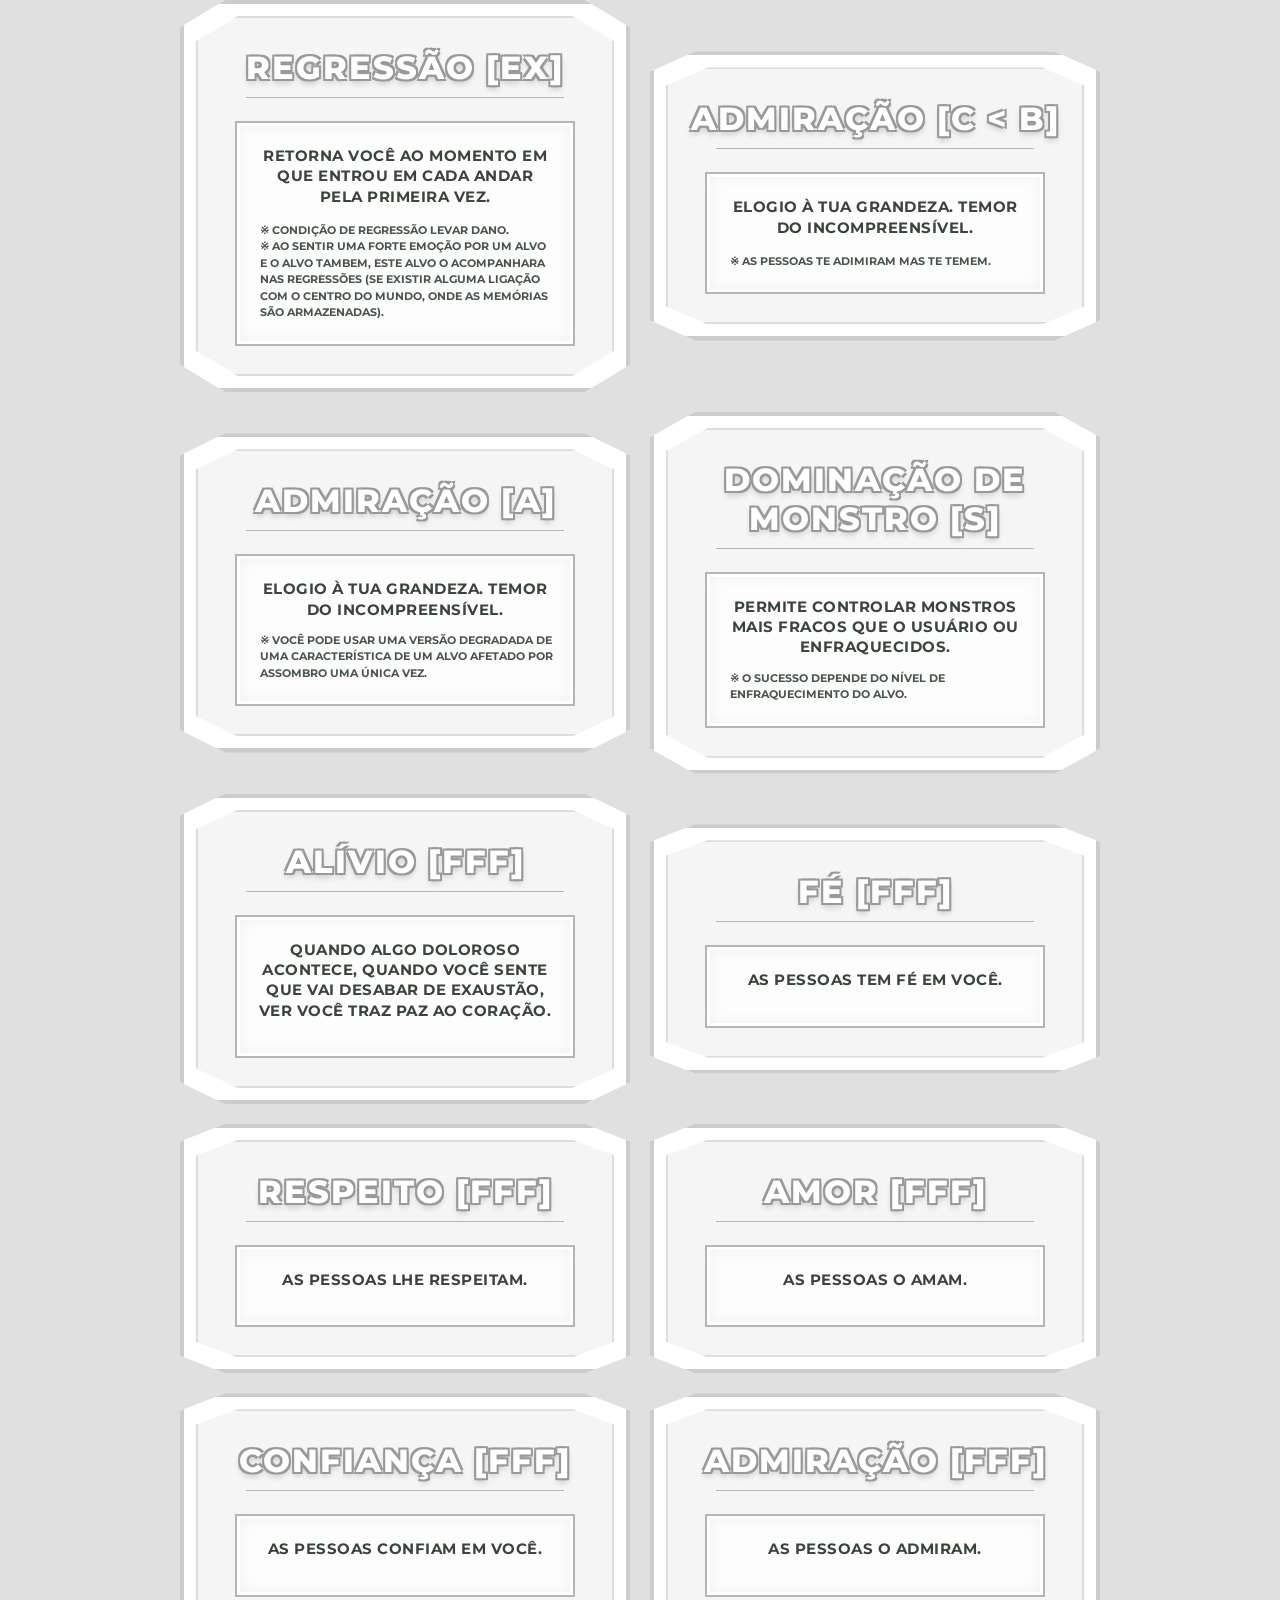
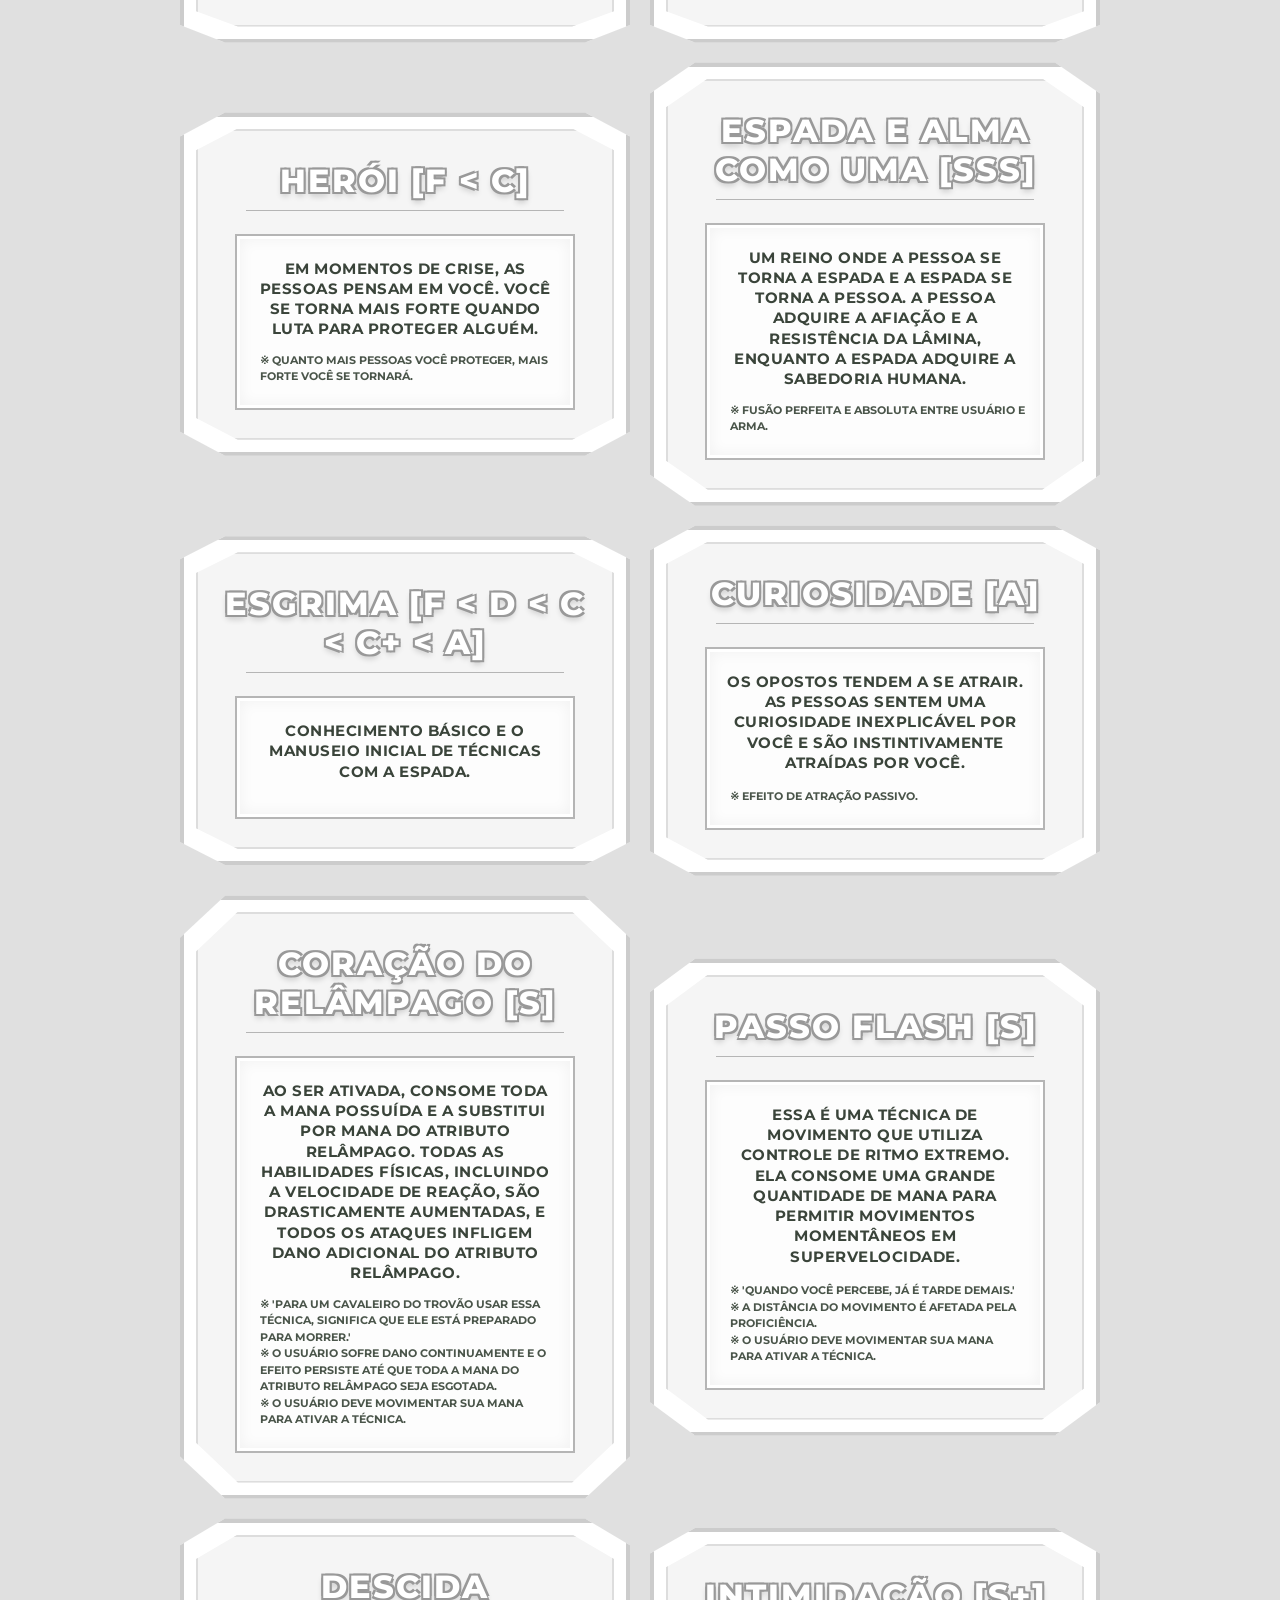
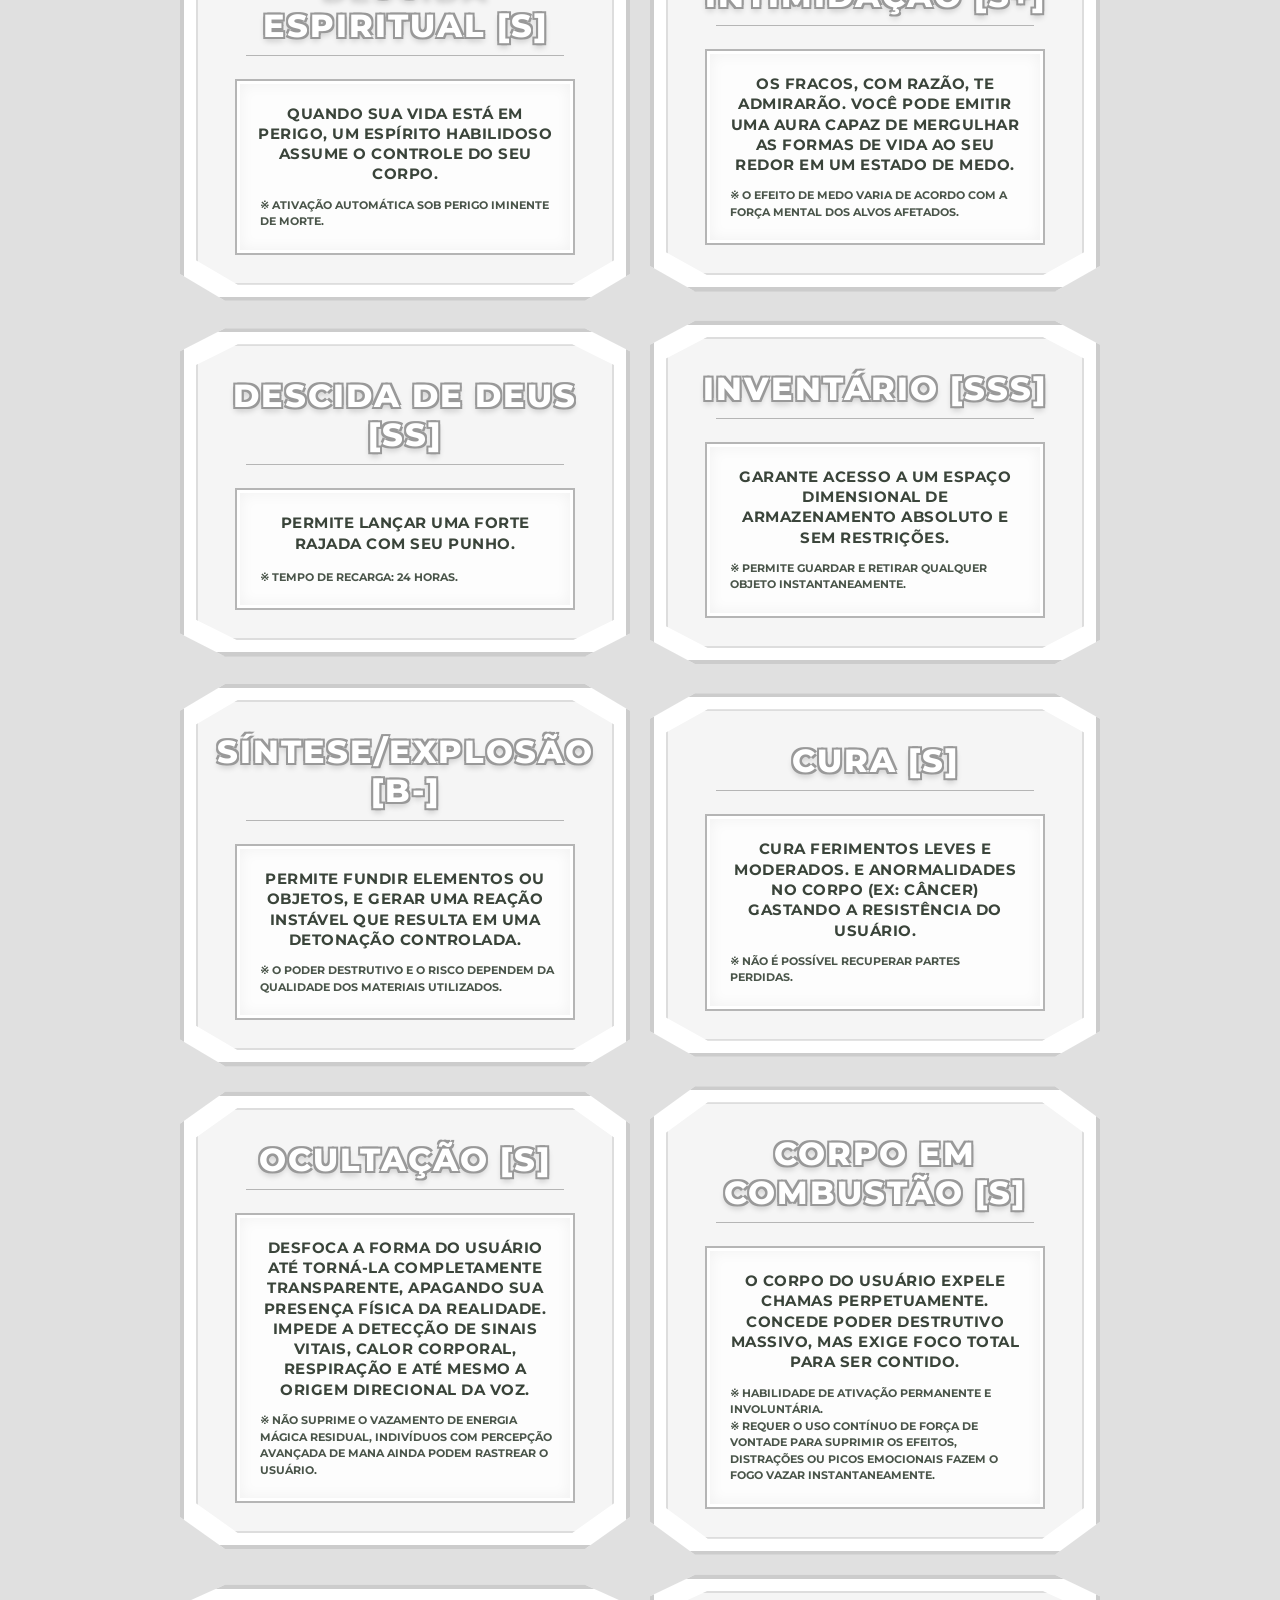
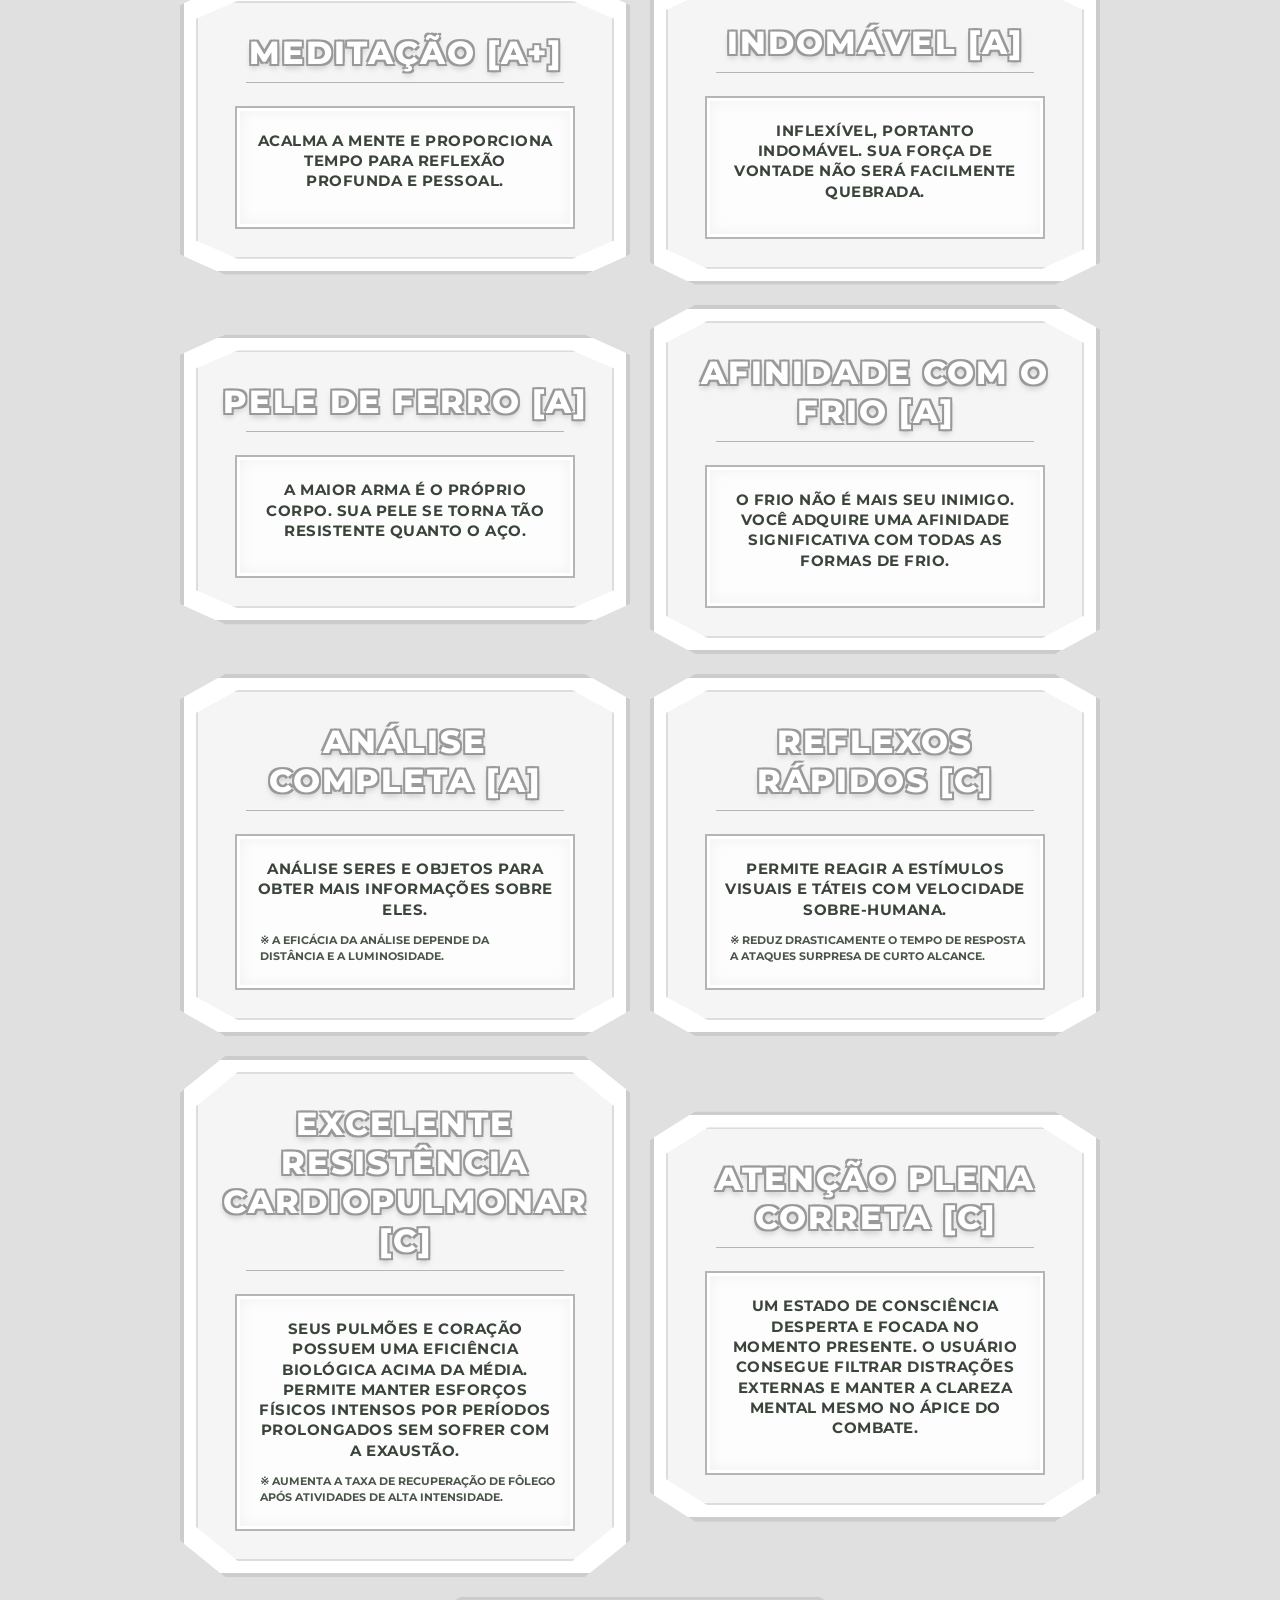
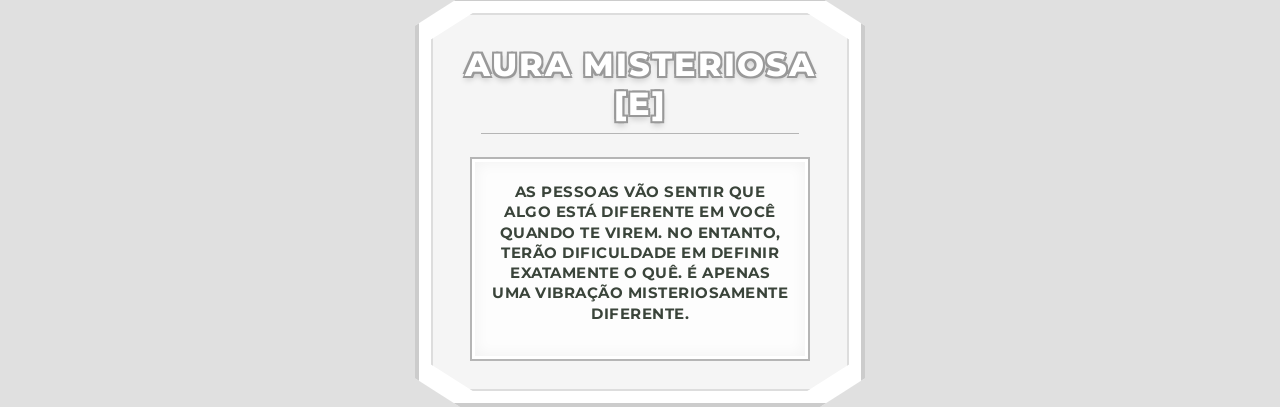
<file: regressor.html>
<!DOCTYPE html>
<html lang="pt-BR">
<head>
    <meta charset="UTF-8">
    <meta name="viewport" content="width=device-width, initial-scale=1.0">
    <link rel="stylesheet" href="regressor.css">
    <title>Carta de Habilidade - Upgrade</title>
</head>
<body>
    <div class="card-container">
        <div class="card-inner">
            <h1 class="title-upgrade">Regressão [EX]</h1>
            <div class="divider"></div>
            <div class="description-box">
                <p class="desc-text">
                    Retorna você ao momento em que entrou em cada andar pela primeira vez.
                </p>
                <p class="warning-text">※ Condição de Regressão Levar Dano.</p>
                <p class="warning-text">※ Ao sentir uma forte emoção por um alvo e o alvo tambem, este alvo o acompanhara nas regressões (Se existir alguma ligação com o centro do mundo, onde as memórias são armazenadas).</p>
            </div>
        </div>
    </div>

    <div class="card-container">
        <div class="card-inner">
            <h1 class="title-upgrade">Admiração [C < B]</h1>
            <div class="divider"></div>
            <div class="description-box">
                <p class="desc-text">
                    Elogio à tua grandeza. Temor do incompreensível.
                </p>
                <p class="warning-text">※ As pessoas te adimiram mas te temem.</p>
            </div>
        </div>
    </div>

    <div class="card-container">
        <div class="card-inner">
            <h1 class="title-upgrade">Admiração [A]</h1>
            <div class="divider"></div>
            <div class="description-box">
                <p class="desc-text">
                    Elogio à tua grandeza. Temor do incompreensível.
                </p>
                <p class="warning-text">※ Você pode usar uma versão degradada de uma característica de um alvo afetado por Assombro uma única vez.</p>
            </div>
        </div>
    </div>

    <div class="card-container">
        <div class="card-inner">
            <h1 class="title-upgrade">Dominação de Monstro [S]</h1>
            <div class="divider"></div>
            <div class="description-box">
                <p class="desc-text">
                    Permite controlar monstros mais fracos que o usuário ou enfraquecidos.
                </p>
                <p class="warning-text">※ O sucesso depende do nível de enfraquecimento do alvo.</p>
            </div>
        </div>
    </div>

    <div class="card-container">
        <div class="card-inner">
            <h1 class="title-upgrade">Alívio [FFF]</h1>
            <div class="divider"></div>
            <div class="description-box">
                <p class="desc-text">
                    Quando algo doloroso acontece, quando você sente que vai desabar de exaustão, ver você traz paz ao coração.
                </p>
            </div>
        </div>
    </div>

    <div class="card-container">
        <div class="card-inner">
            <h1 class="title-upgrade">Fé [FFF]</h1>
            <div class="divider"></div>
            <div class="description-box">
                <p class="desc-text">
                    As pessoas tem fé em você.
                </p>
            </div>
        </div>
    </div>

    <div class="card-container">
        <div class="card-inner">
            <h1 class="title-upgrade">Respeito [FFF]</h1>
            <div class="divider"></div>
            <div class="description-box">
                <p class="desc-text">
                    As pessoas lhe respeitam.
                </p>
            </div>
        </div>
    </div>

    <div class="card-container">
        <div class="card-inner">
            <h1 class="title-upgrade">Amor [FFF]</h1>
            <div class="divider"></div>
            <div class="description-box">
                <p class="desc-text">
                    As pessoas o amam.
                </p>
            </div>
        </div>
    </div>

    <div class="card-container">
        <div class="card-inner">
            <h1 class="title-upgrade">Confiança [FFF]</h1>
            <div class="divider"></div>
            <div class="description-box">
                <p class="desc-text">
                    As pessoas confiam em você.
                </p>
            </div>
        </div>
    </div>

    <div class="card-container">
        <div class="card-inner">
            <h1 class="title-upgrade">Admiração [FFF]</h1>
            <div class="divider"></div>
            <div class="description-box">
                <p class="desc-text">
                    As pessoas o admiram.
                </p>
            </div>
        </div>
    </div>

    <div class="card-container">
        <div class="card-inner">
            <h1 class="title-upgrade">Herói [F < C]</h1>
            <div class="divider"></div>
            <div class="description-box">
                <p class="desc-text">
                    Em momentos de crise, as pessoas pensam em você. Você se torna mais forte quando luta para proteger alguém.
                </p>
                <p class="warning-text">※ Quanto mais pessoas você proteger, mais forte você se tornará.</p>
            </div>
        </div>
    </div>

    <div class="card-container">
        <div class="card-inner">
            <h1 class="title-upgrade">Espada e Alma como Uma [SSS]</h1>
            <div class="divider"></div>
            <div class="description-box">
                <p class="desc-text">
                    Um reino onde a pessoa se torna a espada e a espada se torna a pessoa. A pessoa adquire a afiação e a resistência da lâmina, enquanto a espada adquire a sabedoria humana.
                </p>
                <p class="warning-text">※ Fusão perfeita e absoluta entre usuário e arma.</p>
            </div>
        </div>
    </div>

    <div class="card-container">
        <div class="card-inner">
            <h1 class="title-upgrade">Esgrima [F < D < C < C+ < A]</h1>
            <div class="divider"></div>
            <div class="description-box">
                <p class="desc-text">
                    Conhecimento básico e o manuseio inicial de técnicas com a espada.
                </p>
            </div>
        </div>
    </div>

    <div class="card-container">
        <div class="card-inner">
            <h1 class="title-upgrade">Curiosidade [A]</h1>
            <div class="divider"></div>
            <div class="description-box">
                <p class="desc-text">
                    Os opostos tendem a se atrair. As pessoas sentem uma curiosidade inexplicável por você e são instintivamente atraídas por você.
                </p>
                <p class="warning-text">※ Efeito de atração passivo.</p>
            </div>
        </div>
    </div>

    <div class="card-container">
        <div class="card-inner">
            <h1 class="title-upgrade">Coração do Relâmpago [S]</h1>
            <div class="divider"></div>
            <div class="description-box">
                <p class="desc-text">
                    Ao ser ativada, consome toda a mana possuída e a substitui por mana do atributo Relâmpago. Todas as habilidades físicas, incluindo a velocidade de reação, são drasticamente aumentadas, e todos os ataques infligem dano adicional do atributo Relâmpago.
                </p>
                <p class="warning-text">※ 'Para um Cavaleiro do Trovão usar essa técnica, significa que ele está preparado para morrer.'</p>
                <p class="warning-text">※ O usuário sofre dano continuamente e o efeito persiste até que toda a mana do atributo Relâmpago seja esgotada.</p>
                <p class="warning-text">※ O usuário deve movimentar sua mana para ativar a técnica.</p>
            </div>
        </div>
    </div>

    <div class="card-container">
        <div class="card-inner">
            <h1 class="title-upgrade">Passo Flash [S]</h1>
            <div class="divider"></div>
            <div class="description-box">
                <p class="desc-text">
                    Essa é uma técnica de movimento que utiliza controle de ritmo extremo. Ela consome uma grande quantidade de mana para permitir movimentos momentâneos em supervelocidade.
                </p>
                <p class="warning-text">※ 'Quando você percebe, já é tarde demais.'</p>
                <p class="warning-text">※ A distância do movimento é afetada pela proficiência.</p>
                <p class="warning-text">※ O usuário deve movimentar sua mana para ativar a técnica.</p>
            </div>
        </div>
    </div>

    <div class="card-container">
        <div class="card-inner">
            <h1 class="title-upgrade">Descida Espiritual [S]</h1>
            <div class="divider"></div>
            <div class="description-box">
                <p class="desc-text">
                    Quando sua vida está em perigo, um espírito habilidoso assume o controle do seu corpo.
                </p>
                <p class="warning-text">※ Ativação automática sob perigo iminente de morte.</p>
            </div>
        </div>
    </div>

    <div class="card-container">
        <div class="card-inner">
            <h1 class="title-upgrade">Intimidação [S+]</h1>
            <div class="divider"></div>
            <div class="description-box">
                <p class="desc-text">
                    Os fracos, com razão, te admirarão. Você pode emitir uma aura capaz de mergulhar as formas de vida ao seu redor em um estado de medo.
                </p>
                <p class="warning-text">※ O efeito de medo varia de acordo com a força mental dos alvos afetados.</p>
            </div>
        </div>
    </div>

    <div class="card-container">
        <div class="card-inner">
            <h1 class="title-upgrade">Descida de Deus [SS]</h1>
            <div class="divider"></div>
            <div class="description-box">
                <p class="desc-text">
                    Permite lançar uma forte rajada com seu punho.
                </p>
                <p class="warning-text">※ Tempo de recarga: 24 horas.</p>
            </div>
        </div>
    </div>

    <div class="card-container">
        <div class="card-inner">
            <h1 class="title-upgrade">Inventário [SSS]</h1>
            <div class="divider"></div>
            <div class="description-box">
                <p class="desc-text">
                    Garante acesso a um espaço dimensional de armazenamento absoluto e sem restrições.
                </p>
                <p class="warning-text">※ Permite guardar e retirar qualquer objeto instantaneamente.</p>
            </div>
        </div>
    </div>

    <div class="card-container">
        <div class="card-inner">
            <h1 class="title-upgrade">Síntese/Explosão [B-]</h1>
            <div class="divider"></div>
            <div class="description-box">
                <p class="desc-text">
                    Permite fundir elementos ou objetos, e gerar uma reação instável que resulta em uma detonação controlada.
                </p>
                <p class="warning-text">※ O poder destrutivo e o risco dependem da qualidade dos materiais utilizados.</p>
            </div>
        </div>
    </div>

    <div class="card-container">
        <div class="card-inner">
            <h1 class="title-upgrade">Cura [S]</h1>
            <div class="divider"></div>
            <div class="description-box">
                <p class="desc-text">
                    Cura ferimentos leves e moderados. E anormalidades no corpo (Ex: Câncer) gastando a resistência do usuário.
                </p>
                <p class="warning-text">※ Não é possível recuperar partes perdidas.</p>
            </div>
        </div>
    </div>

    <div class="card-container">
        <div class="card-inner">
            <h1 class="title-upgrade">Ocultação [S]</h1>
            <div class="divider"></div>
            <div class="description-box">
                <p class="desc-text">
                    Desfoca a forma do usuário até torná-la completamente transparente, apagando sua presença física da realidade. Impede a detecção de sinais vitais, calor corporal, respiração e até mesmo a origem direcional da voz.
                </p>
                <p class="warning-text">※ Não suprime o vazamento de energia mágica residual, indivíduos com percepção avançada de mana ainda podem rastrear o usuário.</p>
            </div>
        </div>
    </div>

    <div class="card-container">
        <div class="card-inner">
            <h1 class="title-upgrade">Corpo em Combustão [S]</h1>
            <div class="divider"></div>
            <div class="description-box">
                <p class="desc-text">
                    O corpo do usuário expele chamas perpetuamente. Concede poder destrutivo massivo, mas exige foco total para ser contido.
                </p>
                <p class="warning-text">※ Habilidade de ativação permanente e involuntária.</p>
                <p class="warning-text">※ Requer o uso contínuo de força de vontade para suprimir os efeitos, distrações ou picos emocionais fazem o fogo vazar instantaneamente.</p>
            </div>
        </div>
    </div>

    <div class="card-container">
        <div class="card-inner">
            <h1 class="title-upgrade">Meditação [A+]</h1>
            <div class="divider"></div>
            <div class="description-box">
                <p class="desc-text">
                    Acalma a mente e proporciona tempo para reflexão profunda e pessoal.
                </p>
            </div>
        </div>
    </div>

    <div class="card-container">
        <div class="card-inner">
            <h1 class="title-upgrade">Indomável [A]</h1>
            <div class="divider"></div>
            <div class="description-box">
                <p class="desc-text">
                    Inflexível, portanto indomável. Sua força de vontade não será facilmente quebrada.
                </p>
            </div>
        </div>
    </div>

    <div class="card-container">
        <div class="card-inner">
            <h1 class="title-upgrade">Pele de Ferro [A]</h1>
            <div class="divider"></div>
            <div class="description-box">
                <p class="desc-text">
                    A maior arma é o próprio corpo. Sua pele se torna tão resistente quanto o aço.
                </p>
            </div>
        </div>
    </div>

    <div class="card-container">
        <div class="card-inner">
            <h1 class="title-upgrade">Afinidade com o Frio [A]</h1>
            <div class="divider"></div>
            <div class="description-box">
                <p class="desc-text">
                    O frio não é mais seu inimigo. Você adquire uma afinidade significativa com todas as formas de frio.
                </p>
            </div>
        </div>
    </div>

    <div class="card-container">
        <div class="card-inner">
            <h1 class="title-upgrade">Análise Completa [A]</h1>
            <div class="divider"></div>
            <div class="description-box">
                <p class="desc-text">
                    Análise seres e objetos para obter mais informações sobre eles.
                </p>
                <p class="warning-text">※ A eficácia da análise depende da distância e a luminosidade.</p>
            </div>
        </div>
    </div>

    <div class="card-container">
        <div class="card-inner">
            <h1 class="title-upgrade">Reflexos Rápidos [C]</h1>
            <div class="divider"></div>
            <div class="description-box">
                <p class="desc-text">
                    Permite reagir a estímulos visuais e táteis com velocidade sobre-humana.
                </p>
                <p class="warning-text">※ Reduz drasticamente o tempo de resposta a ataques surpresa de curto alcance.</p>
            </div>
        </div>
    </div>

    <div class="card-container">
        <div class="card-inner">
            <h1 class="title-upgrade">Excelente Resistência Cardiopulmonar [C]</h1>
            <div class="divider"></div>
            <div class="description-box">
                <p class="desc-text">
                    Seus pulmões e coração possuem uma eficiência biológica acima da média. Permite manter esforços físicos intensos por períodos prolongados sem sofrer com a exaustão.
                </p>
                <p class="warning-text">※ Aumenta a taxa de recuperação de fôlego após atividades de alta intensidade.</p>
            </div>
        </div>
    </div>

    <div class="card-container">
        <div class="card-inner">
            <h1 class="title-upgrade">Atenção Plena Correta [C]</h1>
            <div class="divider"></div>
            <div class="description-box">
                <p class="desc-text">
                    Um estado de consciência desperta e focada no momento presente. O usuário consegue filtrar distrações externas e manter a clareza mental mesmo no ápice do combate.
                </p>
            </div>
        </div>
    </div>

    <div class="card-container">
        <div class="card-inner">
            <h1 class="title-upgrade">Aura Misteriosa [E]</h1>
            <div class="divider"></div>
            <div class="description-box">
                <p class="desc-text">
                    As pessoas vão sentir que algo está diferente em você quando te virem. No entanto, terão dificuldade em definir exatamente o quê. É apenas uma vibração misteriosamente diferente.
                </p>
            </div>
        </div>
    </div>
</body>
</html>
</file>
<file: system.css>
@import url('https://fonts.googleapis.com/css2?family=Orbitron:wght@400;700&family=Rajdhani:wght@500;600;700&display=swap');

* {
    margin: 0;
    padding: 0;
    box-sizing: border-box;
}

body {
    background-color: #060913;
    background-image: radial-gradient(circle at center, #111a33 0%, #050811 100%);
    font-family: 'Rajdhani', sans-serif;
    color: #e2e8f0;
    display: flex;
    justify-content: center;
    align-items: center;
    min-height: 100vh;
    padding: 20px;
}

/* Container principal */
.system-window {
    background: rgba(10, 18, 36, 0.85);
    border: 2px solid #00d2ff;
    box-shadow: 0 0 20px rgba(0, 210, 255, 0.25), inset 0 0 15px rgba(0, 210, 255, 0.1);
    width: 100%;
    max-width: 700px;
    border-radius: 4px;
    padding: 25px;
    backdrop-filter: blur(10px);
    position: relative;
}

.system-window::before, .system-window::after {
    content: '';
    position: absolute;
    width: 10px;
    height: 10px;
    border: 2px solid #00d2ff;
}
.system-window::before { top: 5px; left: 5px; border-right: none; border-bottom: none; }
.system-window::after { bottom: 5px; right: 5px; border-left: none; border-top: none; }

/* Botão "?" no Canto Superior Direito */
.help-button {
    position: absolute;
    top: 20px;
    right: 25px;
    font-family: 'Orbitron', sans-serif;
    font-size: 1.4rem;
    color: #00d2ff;
    cursor: pointer;
    text-shadow: 0 0 8px rgba(0, 210, 255, 0.8);
    transition: all 0.2s ease;
    user-select: none;
    z-index: 10;
}

.help-button:hover {
    color: #ffffff;
    text-shadow: 0 0 15px #00d2ff, 0 0 5px #ffffff;
    transform: scale(1.15);
}

/* Cabeçalho */
.header-panel {
    border-bottom: 1px solid rgba(0, 210, 255, 0.3);
    padding-bottom: 15px;
    margin-bottom: 20px;
    padding-right: 30px;
}

.title {
    font-family: 'Orbitron', sans-serif;
    font-size: 1.1rem;
    color: #00d2ff;
    text-transform: uppercase;
    letter-spacing: 2px;
    margin-bottom: 10px;
    text-shadow: 0 0 8px rgba(0, 210, 255, 0.6);
}

.info-grid {
    display: grid;
    grid-template-columns: 2fr 1fr;
    gap: 8px;
    font-size: 1.2rem;
}

.info-item span { color: #88a0c0; }
.info-item strong { color: #ffffff; text-shadow: 0 0 4px rgba(255, 255, 255, 0.3); }

/* Seções */
.section-title {
    font-family: 'Orbitron', sans-serif;
    color: #00ffcc;
    font-size: 1.2rem;
    margin-top: 20px;
    margin-bottom: 12px;
    text-transform: uppercase;
    letter-spacing: 1px;
    border-left: 4px solid #00ffcc;
    padding-left: 8px;
}

.skills-list {
    list-style: none;
    display: flex;
    flex-direction: column;
    gap: 8px;
    margin-bottom: 25px;
}

.skill-item {
    background: rgba(255, 255, 255, 0.03);
    border: 1px solid rgba(255, 255, 255, 0.1);
    padding: 12px 15px;
    border-radius: 4px;
    display: flex;
    justify-content: space-between;
    align-items: center;
    transition: all 0.2s ease;
    cursor: pointer;
}

.skill-item:hover {
    background: rgba(0, 210, 255, 0.08);
    border-color: #00d2ff;
    box-shadow: 0 0 12px rgba(0, 210, 255, 0.2);
}

.skill-main {
    display: flex;
    align-items: center;
    gap: 10px;
}

.skill-name { font-weight: 600; font-size: 1.2rem; }

.tag {
    font-size: 0.85rem;
    padding: 2px 6px;
    border-radius: 3px;
    font-family: 'Orbitron', sans-serif;
    font-weight: bold;
}
.tag-nv { background: #1a2e4c; color: #00d2ff; border: 1px solid #00d2ff; }
.tag-rank { background: #2d1a4c; color: #d200ff; border: 1px solid #d200ff; }

.status-tag {
    font-family: 'Orbitron', sans-serif;
    font-size: 0.85rem;
    letter-spacing: 1px;
    font-weight: bold;
}
.status-unlocked { color: #00ffcc; text-shadow: 0 0 5px rgba(0, 255, 204, 0.5); }
.status-locked { color: #ff3366; text-shadow: 0 0 5px rgba(255, 51, 102, 0.5); }

/* Matriz de Temas (Grade Interativa) */
.matrix-box {
    background: rgba(0, 210, 255, 0.02);
    border: 1px solid rgba(0, 210, 255, 0.2);
    border-radius: 4px;
    padding: 15px;
    margin-top: 15px;
}

.theme-table {
    width: 100%;
    border-collapse: collapse;
    margin-top: 8px;
    font-size: 1rem;
    text-align: center;
}

.theme-table th {
    background: rgba(0, 210, 255, 0.15);
    color: #00d2ff;
    font-family: 'Orbitron', sans-serif;
    font-weight: 600;
    padding: 10px 5px;
    border: 1px solid rgba(0, 210, 255, 0.3);
    font-size: 0.95rem;
}

.theme-table td {
    padding: 12px 6px;
    border: 1px solid rgba(255, 255, 255, 0.08);
    background: rgba(0, 0, 0, 0.3);
    color: #cbd5e1;
}

/* Slots Interativos de Habilidade */
.matrix-slot {
    cursor: pointer;
    color: #64748b;
    font-style: italic;
    font-size: 0.9rem;
    transition: all 0.2s ease;
    user-select: none;
    border: 1px dashed rgba(255, 255, 255, 0.1) !important;
}

.matrix-slot:hover {
    background: rgba(0, 255, 204, 0.07);
    color: #00ffcc;
    border-color: rgba(0, 255, 204, 0.3) !important;
}

/* Slot Preenchido */
.matrix-slot.equipped {
    color: #ffffff;
    font-weight: 600;
    font-style: normal;
    background: rgba(0, 210, 255, 0.05);
    border: 1px solid rgba(0, 210, 255, 0.2) !important;
}

.matrix-slot.equipped .slot-rank {
    color: #d200ff;
    font-family: 'Orbitron', sans-serif;
    font-size: 0.8rem;
    margin-left: 4px;
    font-weight: bold;
}

/* Janela Flutuante (Modais) */
.modal-overlay {
    position: fixed;
    top: 0;
    left: 0;
    width: 100%;
    height: 100%;
    background: rgba(3, 6, 13, 0.85);
    backdrop-filter: blur(8px);
    display: flex;
    justify-content: center;
    align-items: center;
    z-index: 1000;
    opacity: 0;
    pointer-events: none;
    transition: opacity 0.25s ease;
    padding: 20px;
}

.modal-overlay.active {
    opacity: 1;
    pointer-events: auto;
}

/* JANELA DE DETALHES/SELEÇÃO ATUALIZADA (Máximo 75vh com barra de rolagem estilizada) */
.skill-details-window {
    background: rgba(12, 22, 43, 0.98);
    border: 2px solid #ffcc00;
    box-shadow: 0 0 30px rgba(255, 204, 0, 0.3), inset 0 0 20px rgba(255, 204, 0, 0.05);
    width: 100%;
    max-width: 550px;
    max-height: 99vh;
    overflow-y: auto;          /* Ativa a rolagem vertical se o conteúdo passar do limite */
    border-radius: 4px;
    padding: 25px;
    position: relative;
    transform: scale(0.9);
    transition: transform 0.25s ease;
}

/* Estilização da barra de rolagem (Scrollbar) interna do modal para combinar com o tema */
.skill-details-window::-webkit-scrollbar {
    width: 6px;
}
.skill-details-window::-webkit-scrollbar-track {
    background: rgba(0, 0, 0, 0.2);
}
.skill-details-window::-webkit-scrollbar-thumb {
    background: rgba(0, 210, 255, 0.4);
    border-radius: 3px;
}
.skill-details-window::-webkit-scrollbar-thumb:hover {
    background: rgba(0, 255, 204, 0.6);
}

.skill-details-window.locked-style { border-color: #ff3366; box-shadow: 0 0 30px rgba(255, 51, 102, 0.3); }
.skill-details-window.about-style { border-color: #00ffcc; box-shadow: 0 0 30px rgba(0, 255, 204, 0.3); }

.modal-overlay.active .skill-details-window { transform: scale(1); }

.skill-details-window::before, .skill-details-window::after {
    content: '';
    position: absolute;
    width: 10px;
    height: 10px;
    border: 2px solid #ffcc00;
}
.skill-details-window.locked-style::before, .skill-details-window.locked-style::after { border-color: #ff3366; }
.skill-details-window.about-style::before, .skill-details-window.about-style::after { border-color: #00ffcc; }
.skill-details-window::before { top: 5px; left: 5px; border-right: none; border-bottom: none; }
.skill-details-window::after { bottom: 5px; right: 5px; border-left: none; border-top: none; }

.skill-description {
    font-size: 1.15rem;
    line-height: 1.5;
    color: #cbd5e1;
    margin-top: 15px;
    margin-bottom: 10px;
}

.sub-section-title {
    font-size: 1.1rem;
    color: #ffaa00;
    margin-bottom: 8px;
    font-weight: 600;
    text-transform: uppercase;
}
.locked-style .sub-section-title { color: #ff3366; }
.about-style .sub-section-title { color: #00ffcc; }

.penalty-list {
    padding-left: 20px;
    margin-bottom: 20px;
    color: #f1f5f9;
}
.penalty-list li { margin-bottom: 8px; font-size: 1.05rem; }

/* Lista de Seleção Interna de Habilidades */
.selection-menu-list {
    display: flex;
    flex-direction: column;
    gap: 10px;
    margin: 15px 0;
    padding-right: 5px;
}

.selection-option {
    background: rgba(255, 255, 255, 0.03);
    border: 1px solid rgba(255, 255, 255, 0.1);
    padding: 10px 15px;
    border-radius: 4px;
    cursor: pointer;
    display: flex;
    justify-content: space-between;
    align-items: center;
    transition: all 0.2s ease;
}

.selection-option:hover {
    background: rgba(0, 255, 204, 0.1);
    border-color: #00ffcc;
}

.option-name { font-weight: 600; color: #ffffff; }
.option-rank { font-family: 'Orbitron', sans-serif; color: #d200ff; font-weight: bold; }

.close-btn {
    display: block;
    width: 100%;
    background: rgba(255, 204, 0, 0.1);
    border: 1px solid #ffcc00;
    color: #ffcc00;
    font-family: 'Orbitron', sans-serif;
    padding: 10px;
    font-size: 1rem;
    cursor: pointer;
    font-weight: bold;
    letter-spacing: 2px;
    text-transform: uppercase;
    transition: all 0.2s ease;
    text-align: center;
}
.close-btn:hover { background: #ffcc00; color: #060913; }
.locked-style .close-btn { background: rgba(255, 51, 102, 0.1); border-color: #ff3366; color: #ff3366; }
.locked-style .close-btn:hover { background: #ff3366; color: #ffffff; }
.about-style .close-btn { background: rgba(0, 255, 204, 0.1); border-color: #00ffcc; color: #00ffcc; }
.about-style .close-btn:hover { background: #00ffcc; color: #060913; }




/* JANELA FLUTUANTE (Modificada para se ajustar sem rolar o cabeçalho) */
.skill-details-window {
    background: rgba(12, 22, 43, 0.98);
    border: 2px solid #ffcc00;
    box-shadow: 0 0 30px rgba(255, 204, 0, 0.3), inset 0 0 20px rgba(255, 204, 0, 0.05);
    width: 100%;
    max-width: 550px;
    max-height: 99vh;          /* Mantém o limite da janela em 75% da tela */
    display: flex;             /* Alinha os itens verticalmente */
    flex-direction: column;
    border-radius: 4px;
    padding: 25px;
    position: relative;
    transform: scale(0.9);
    transition: transform 0.25s ease;
}

/* LISTA INTERNA DE SELEÇÃO (Onde a rolagem vai acontecer de fato) */
.selection-menu-list {
    display: flex;
    flex-direction: column;
    gap: 10px;
    margin: 15px 0;
    padding-right: 8px;
    overflow-y: auto;          /* Ativa a rolagem SOMENTE na lista de habilidades */
    flex-grow: 1;              /* Faz a lista ocupar o espaço disponível dinamicamente */
}

/* Estilização da barra de rolagem exclusiva da lista de habilidades */
.selection-menu-list::-webkit-scrollbar {
    width: 6px;
}
.selection-menu-list::-webkit-scrollbar-track {
    background: rgba(0, 0, 0, 0.2);
}
.selection-menu-list::-webkit-scrollbar-thumb {
    background: rgba(0, 210, 255, 0.4);
    border-radius: 3px;
}
.selection-menu-list::-webkit-scrollbar-thumb:hover {
    background: rgba(0, 255, 204, 0.6);
}

#modalExtraContent {
    overflow-y: auto;
    max-height: 40vh;
    padding-right: 4px;
    margin-bottom: 10px;
}
#modalExtraContent::-webkit-scrollbar {
    width: 4px;
}
#modalExtraContent::-webkit-scrollbar-thumb {
    background: rgba(0, 255, 204, 0.2);
    border-radius: 2px;
}
</file>
<file: style.css>
/* Reset e Fundo Dark para destacar a interface branca */
body {
    background-color: #11141a;
    display: flex;
    justify-content: center;
    align-items: center;
    flex-wrap: wrap;
    gap: 20px;
    min-height: 100vh;
    margin: 0;
    font-family: 'Segoe UI', -apple-system, BlinkMacSystemFont, Roboto, sans-serif;
    padding: 40px 20px;
    box-sizing: border-box;
}

/* Container Principal com Elementos Decorativos */
.ui-container {
    position: relative;
    width: 100%;
    max-width: 560px;
    display: flex;
    flex-direction: column;
    align-items: center;
}

/* Partículas Quadradas Superiores e Inferiores */
.particle {
    position: absolute;
    background-color: #e2e8f0;
    opacity: 0.7;
    border-radius: 1px;
}
.p1 { width: 14px; height: 18px; top: -45px; left: 15%; }
.p2 { width: 10px; height: 10px; top: -20px; right: 25%; }
.p3 { width: 16px; height: 14px; top: -55px; right: 10%; }
.p4 { width: 12px; height: 16px; bottom: -40px; left: 20%; }
.p5 { width: 18px; height: 14px; bottom: -50px; right: 15%; }

/* Suporte/Aba Chanfrada Superior */
.top-bracket {
    width: 180px;
    height: 14px;
    background-color: #e2e8f0;
    margin-bottom: -4px;
    z-index: 2;
    clip-path: polygon(15px 0%, calc(100% - 15px) 0%, 100% 100%, 0% 100%);
    border-bottom: 2px solid #ffffff;
}

/* Moldura Externa Branca / Cinza Claro (Chanfrada) */
.card-outer {
    width: 100%;
    background-color: #e2e8f0; /* Cor da borda externa */
    padding: 6px;
    box-sizing: border-box;
    clip-path: polygon(40px 0%, calc(100% - 40px) 0%, 100% 40px, 100% calc(100% - 40px), calc(100% - 40px) 100%, 40px 100%, 0% calc(100% - 40px), 0% 40px);
    box-shadow: 0 20px 50px rgba(0, 0, 0, 0.3);
}

/* Moldura Interna de Destaque */
.card-middle {
    width: 100%;
    background-color: #ffffff;
    padding: 4px;
    box-sizing: border-box;
    clip-path: polygon(38px 0%, calc(100% - 38px) 0%, 100% 38px, 100% calc(100% - 38px), calc(100% - 38px) 100%, 38px 100%, 0% calc(100% - 38px), 0% 38px);
}

/* Corpo de Conteúdo Principal (Paleta Branca) */
.card-inner {
    width: 100%;
    background-color: #f8fafc; /* Fundo esbranquiçado limpo */
    padding: 55px 40px;
    box-sizing: border-box;
    clip-path: polygon(35px 0%, calc(100% - 35px) 0%, 100% 35px, 100% calc(100% - 35px), calc(100% - 35px) 100%, 35px 100%, 0% calc(100% - 35px), 0% 35px);
}

/* Estilização dos Textos Gêmeos à Imagem */
.skill-title {
    font-size: 24px;
    font-weight: 700;
    color: #0f172a;
    text-align: center;
    margin-bottom: 25px;
    letter-spacing: 0.5px;
}

.skill-rank {
    font-size: 20px;
    font-weight: 700;
    color: #334155;
    text-align: center;
    margin-bottom: 45px;
    letter-spacing: 1px;
}

.skill-description {
    font-size: 14px;
    color: #475569;
    line-height: 1.7;
    text-align: justify;
    text-transform: uppercase; /* Mantém o padrão de caixa alta da imagem */
    font-weight: 600;
    letter-spacing: 0.2px;
}

/* Alinhamento de blocos de texto separados */
.text-block { margin-bottom: 30px; }
        
.text-block:last-child { margin-bottom: 0; }

/* Cor de destaque para rótulos como "EFEITO:" */
.label-highlight {
    color: #0f172a;
    font-weight: 800;
}
</file>
<file: styles.css>
/* Fundo escuro para dar contraste à janela branca */
body {
    background-color: #0b0e14;
    display: flex;
    justify-content: center;
    align-items: center;
    flex-wrap: wrap;
    gap: 20px;
    min-height: 100vh;
    margin: 0;
    font-family: 'Segoe UI', -apple-system, Roboto, sans-serif;
    padding: 40px 20px;
    box-sizing: border-box;
}

/* CONTAINER PRINCIPAL (Garante o espaço das abas salientes) */
.system-window-wrapper {
    position: relative;
    width: 100%;
    max-width: 620px;
    padding-top: 25px; /* Espaço para a aba superior */
    padding-bottom: 15px; /* Espaço para a aba inferior */
}

/* --- CORPO PRINCIPAL DA TELA --- */
.main-body-outer {
    width: 100%;
    background-color: #e2e8f0; /* Borda externa */
    padding: 2px;
    box-sizing: border-box;
}

.main-body-middle {
    width: 100%;
    background-color: #e2e8f0; /* Linha de brilho interna */
    padding: 3px;
    box-sizing: border-box;
}

.main-body-inner {
    width: 100%;
    background-color: #f8fafc; /* Fundo esbranquiçado */
    padding: 60px 40px;
    box-sizing: border-box;
    /* Grid de fundo sutil */
    background-color: #f8fafc;
    background-size: 20px 20px;
}

/* --- ABA SUPERIOR ESQUERDA (PROJETADA PARA FORA) --- */
.top-tab-outer {
    position: absolute;
    top: 0;
    left: 0;
    width: 160px;
    height: 27px;
    background-color: #cbd5e1;
    padding: 2px 2px 0 2px;
    box-sizing: border-box;
    clip-path: polygon(0% 100%, 0% 0%, 75% 0%, 100% 100%);
}

.top-tab-middle {
    width: 100%;
    height: 100%;
    background-color: #ffffff;
    padding: 3px 3px 0 3px;
    box-sizing: border-box;
    clip-path: polygon(0% 100%, 0% 0%, 75% 0%, 100% 100%);
}

.top-tab-inner {
    width: 100%;
    height: 100%;
    background-color: #f8fafc;
    clip-path: polygon(0% 100%, 0% 0%, 75% 0%, 100% 100%);
}

/* --- ABA INFERIOR DIREITA (PROJETADA PARA FORA) --- */
.bottom-tab-outer {
    position: absolute;
    bottom: revert-layer;
    right: 0;
    width: 160px;
    height: 27px;
    background-color: #cbd5e1;
    padding: 0 2px 2px 2px;
    box-sizing: border-box;
    clip-path: polygon(0% 0%, 20% 100%, 100% 100%, 100% 0%);
}

.bottom-tab-middle {
    width: 100%;
    height: 100%;
    background-color: #ffffff;
    padding: 0 3px 3px 3px;
    box-sizing: border-box;
    clip-path: polygon(0% 0%, 20% 100%, 100% 100%, 100% 0%);
}

.bottom-tab-inner {
    width: 100%;
    height: 100%;
    background-color: #f8fafc;
    clip-path: polygon(0% 0%, 20% 100%, 100% 100%, 100% 0%);
}

/* --- CONTEÚDO DA INTERFACE --- */
.notification-header {
    display: flex;
    align-items: center;
    justify-content: center;
    gap: 12px;
    margin-bottom: 12px;
}

.alert-badge {
    width: 26px;
    height: 26px;
    border: 2.5px solid #0f172a;
    border-radius: 50%;
    display: flex;
    align-items: center;
    justify-content: center;
    font-weight: 900;
    font-size: 15px;
    color: #0f172a;
}

.title-text {
    font-size: 24px;
    font-weight: 800;
    letter-spacing: 4px;
    color: #0f172a;
    margin: 0;
}

.window-divider {
    width: 80%;
    border: none;
    border-top: 1.5px solid #e2e8f0;
    margin: 0 auto 35px auto;
}

.quest-content-box { text-align: center; }

.quest-tag {
    font-size: 19px;
    font-weight: 700;
    color: #475569;
    margin: 0 0 6px 0;
    letter-spacing: 0.5px;
}

.quest-main-name {
    font-size: 23px;
    font-weight: 800;
    color: #0f172a;
    margin: 0;
    letter-spacing: 0.5px;
    font-style: italic;
}
</file>
<file: regressor.css>
@import url('https://fonts.googleapis.com/css2?family=Montserrat:wght@400;700;800&display=swap');
* {
    box-sizing: border-box;
    margin: 0;
    padding: 0;
}

body {
    background-color: #e0e0e0;
    display: flex;
    justify-content: center;
    align-items: center;
    flex-wrap: wrap;
    gap: 20px;
    min-height: 100vh;
    font-family: 'Montserrat', sans-serif;
}

/* Moldura externa com os cantos chanfrados (cortados) */
.card-container {
    width: 450px;
    max-height: 620px;
    background: #ffffff;
    border: 4px solid #cccccc;
    padding: 12px;
    position: relative;
    box-shadow: 0 10px 30px rgba(0,0,0,0.15);
    clip-path: polygon(10% 0%, 90% 0%, 100% 7%, 100% 93%, 90% 100%, 10% 100%, 0% 93%, 0% 7%);
}

/* Fundo interno da carta com o padrão de linhas geométricas em marcas d'água */
.card-inner {
    width: 100%;
    height: 100%;
    border: 2px solid #dddddd;
    position: relative;
    clip-path: polygon(10% 0%, 90% 0%, 100% 7%, 100% 93%, 90% 100%, 10% 100%, 0% 93%, 0% 7%);
    display: flex;
    flex-direction: column;
    align-items: center;
    padding: 20px;
    background-color: whitesmoke;
    background-size: 40px 40px;
    overflow: hidden;
}

/* Elementos de Texto */
.title-upgrade {
    font-size: 32px;
    font-weight: 800;
    color: #ffffff;
    text-transform: uppercase;
    text-align: center;
    letter-spacing: 2px;
    text-shadow: 
        -2px -2px 0 #999,  
         2px -2px 0 #999,
        -2px  2px 0 #999,
         2px  2px 0 #999,
         0px 4px 6px rgba(0,0,0,0.2);
    margin-top: 10px;
    margin-bottom: 10px;
    z-index: 3;
}

/* Linha divisória fina */
.divider {
    width: 85%;
    height: 1px;
    background: #b5b5b5;
    margin-bottom: 25px;
    z-index: 3;
}

/* Caixa de Texto Inferior (Descrição) */
.description-box {
    width: 90%;
    border: 3px solid #ffffff;
    outline: 2px solid #b5b5b5;
    background: rgba(255, 255, 255, 0.85);
    padding: 20px 15px;
    text-align: center;
    box-shadow: inset 0 0 15px rgba(0,0,0,0.05);
    z-index: 3;
    margin-bottom: 10px;
}

.desc-text {
    font-size: 14.5px;
    font-weight: 700;
    color: #3a443a;
    line-height: 1.4;
    text-transform: uppercase;
    margin-bottom: 12px;
    letter-spacing: 0.5px;
}

.warning-text {
    font-size: 11px;
    font-weight: 700;
    color: #4a554a;
    line-height: 1.5;
    text-transform: uppercase;
    text-align: left;
    display: inline-block;
    width: 100%;
    padding-left: 5px;
}
</file>
